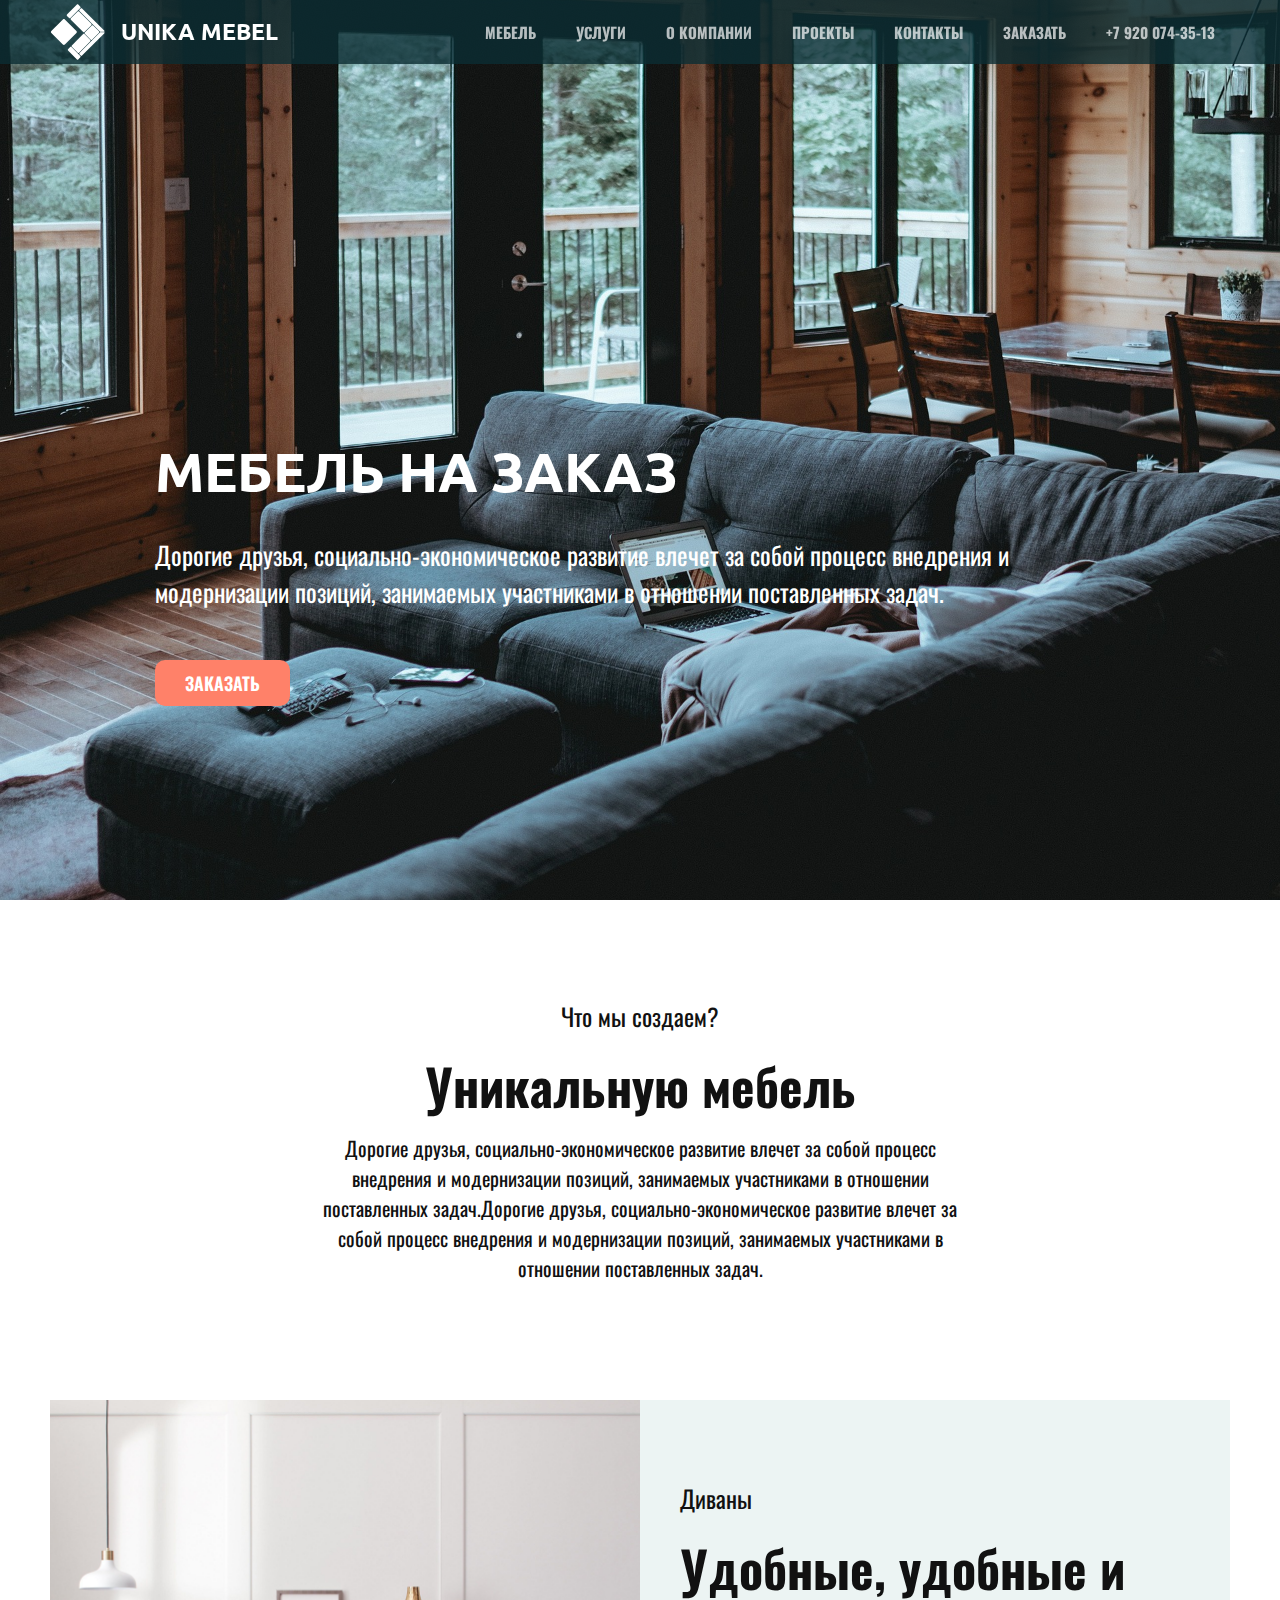
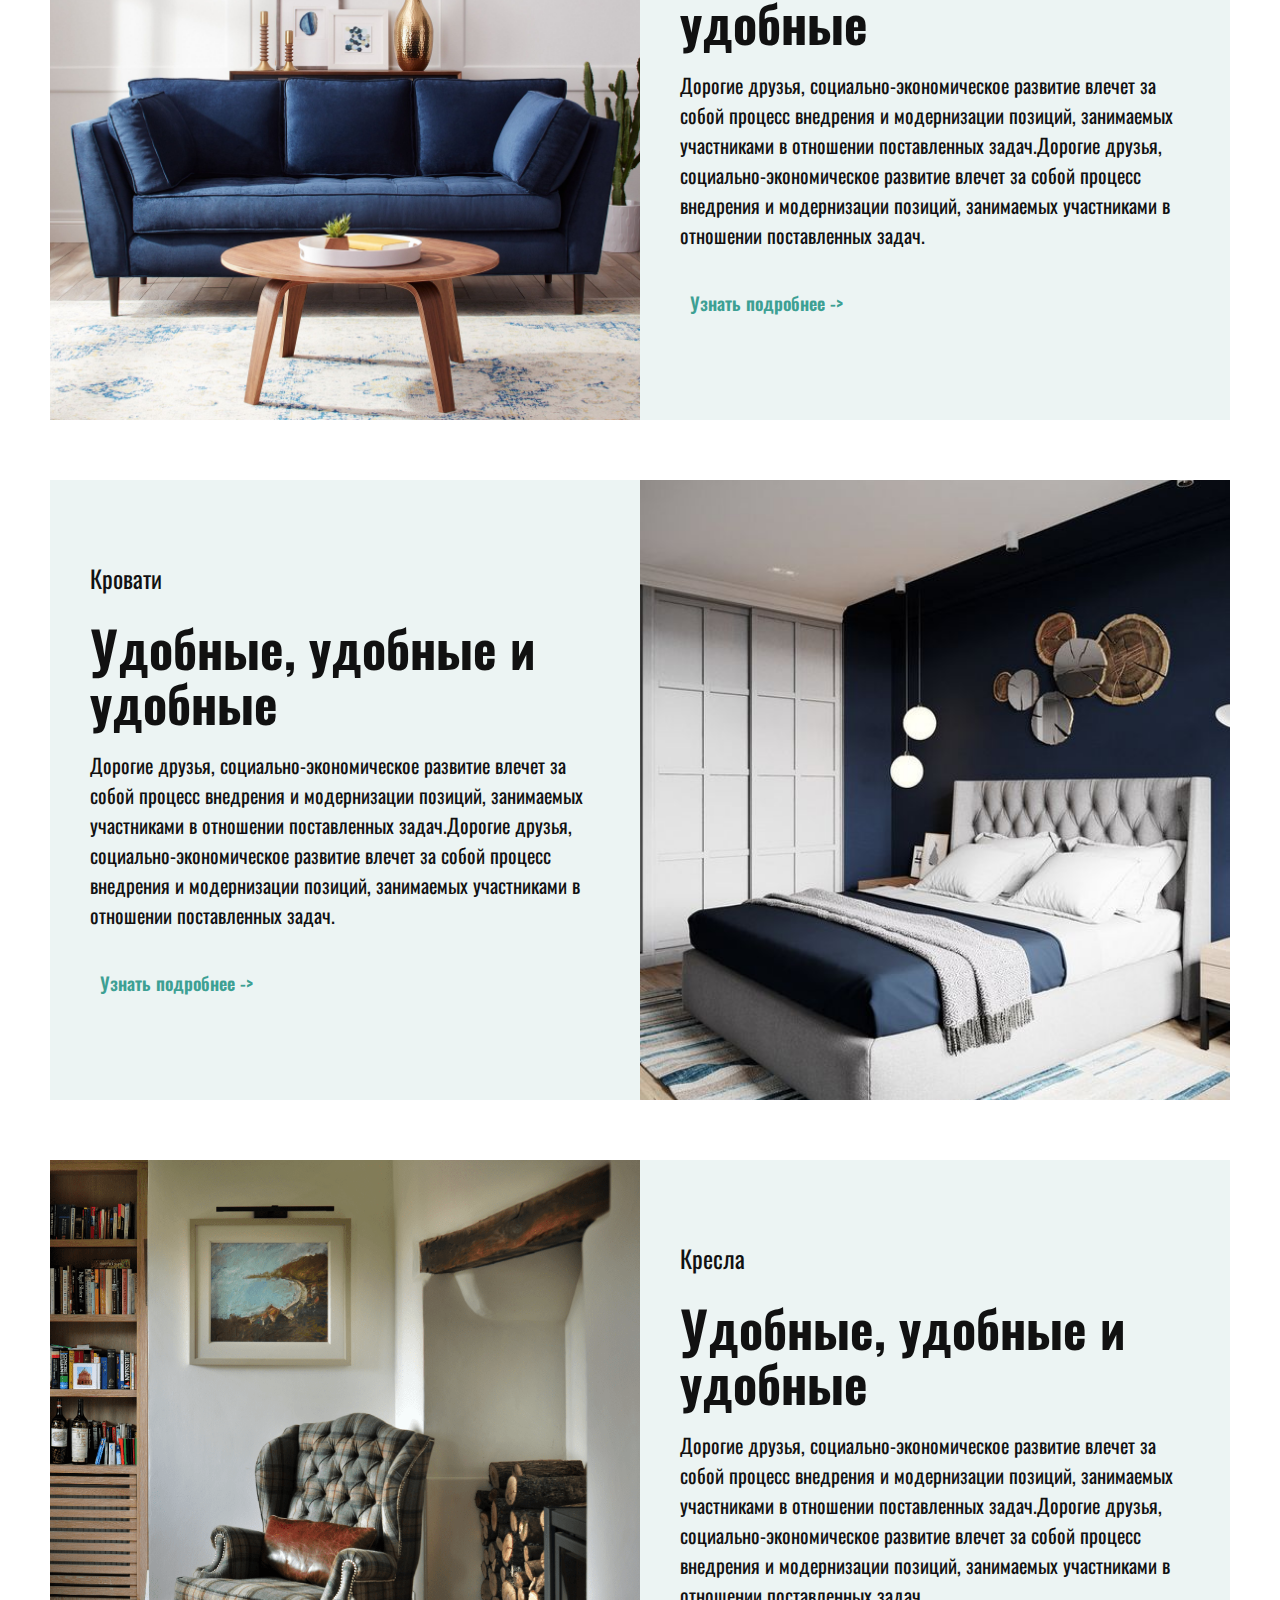
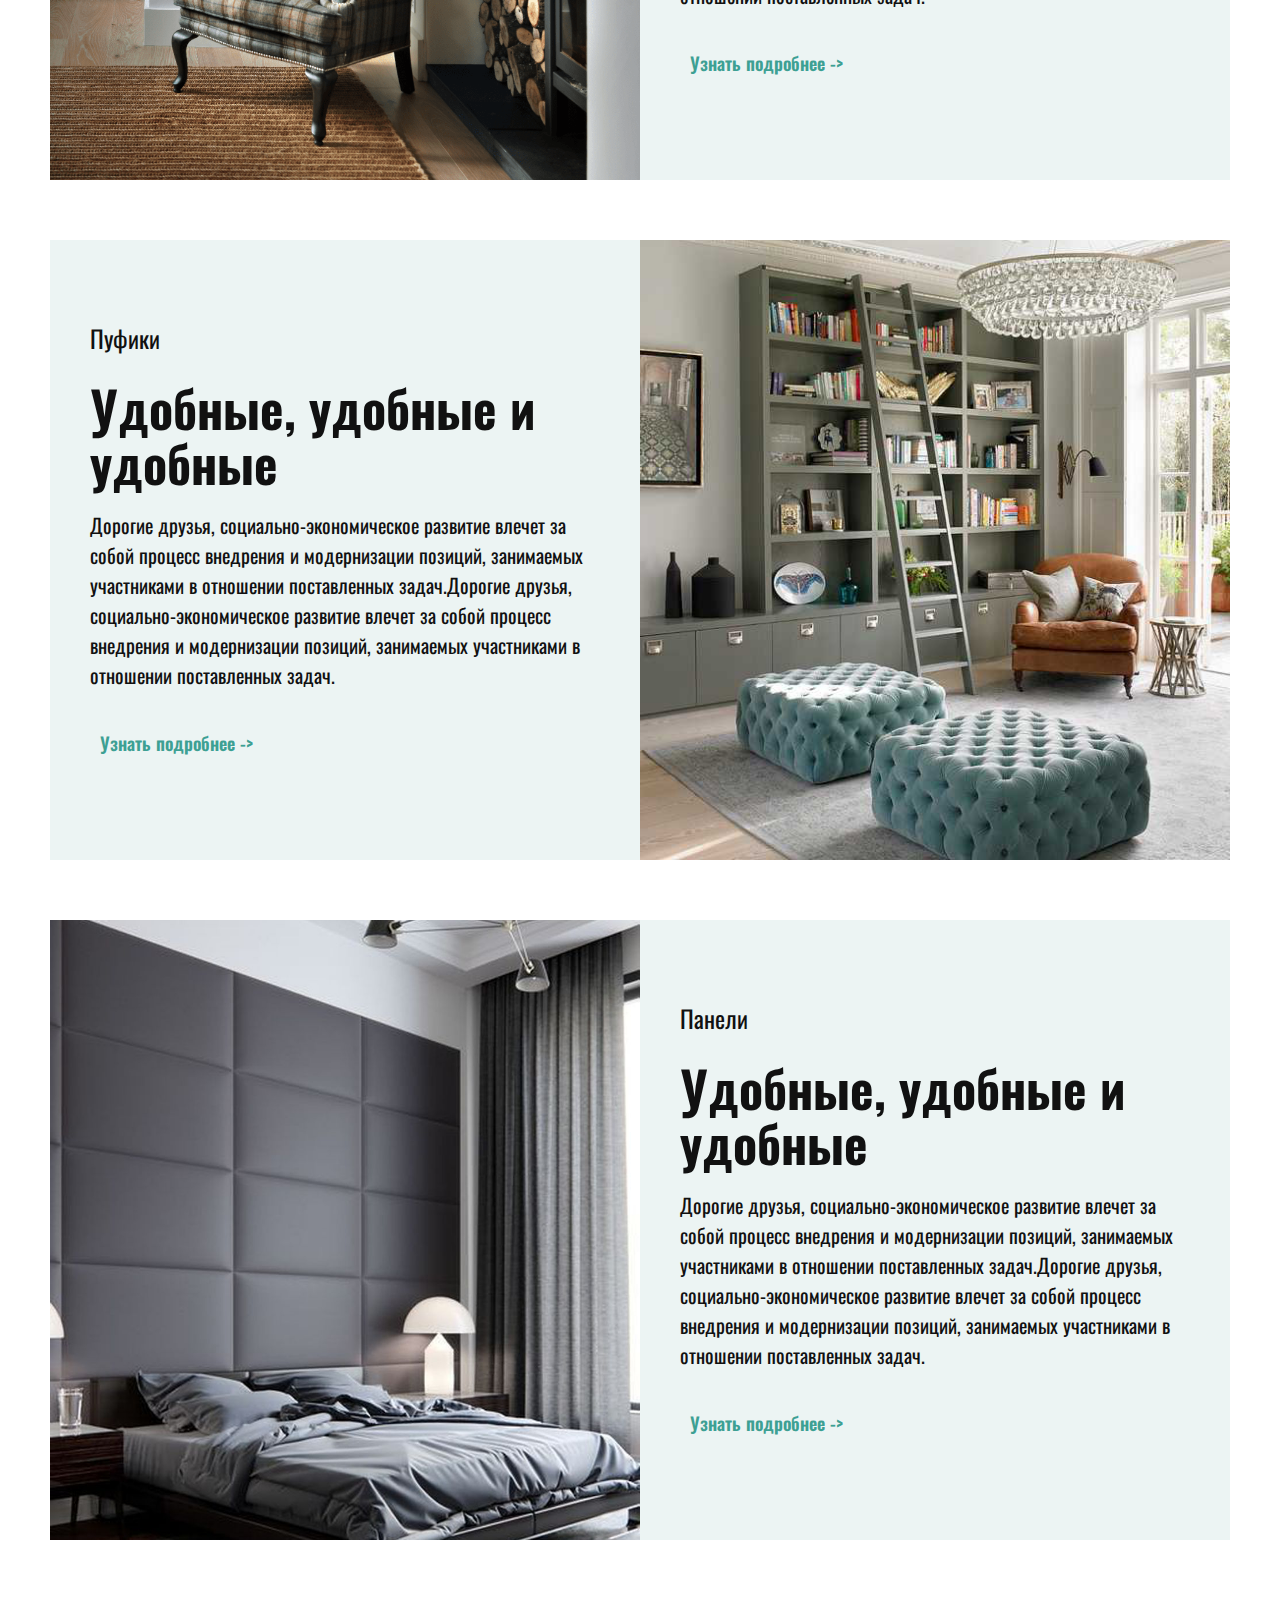
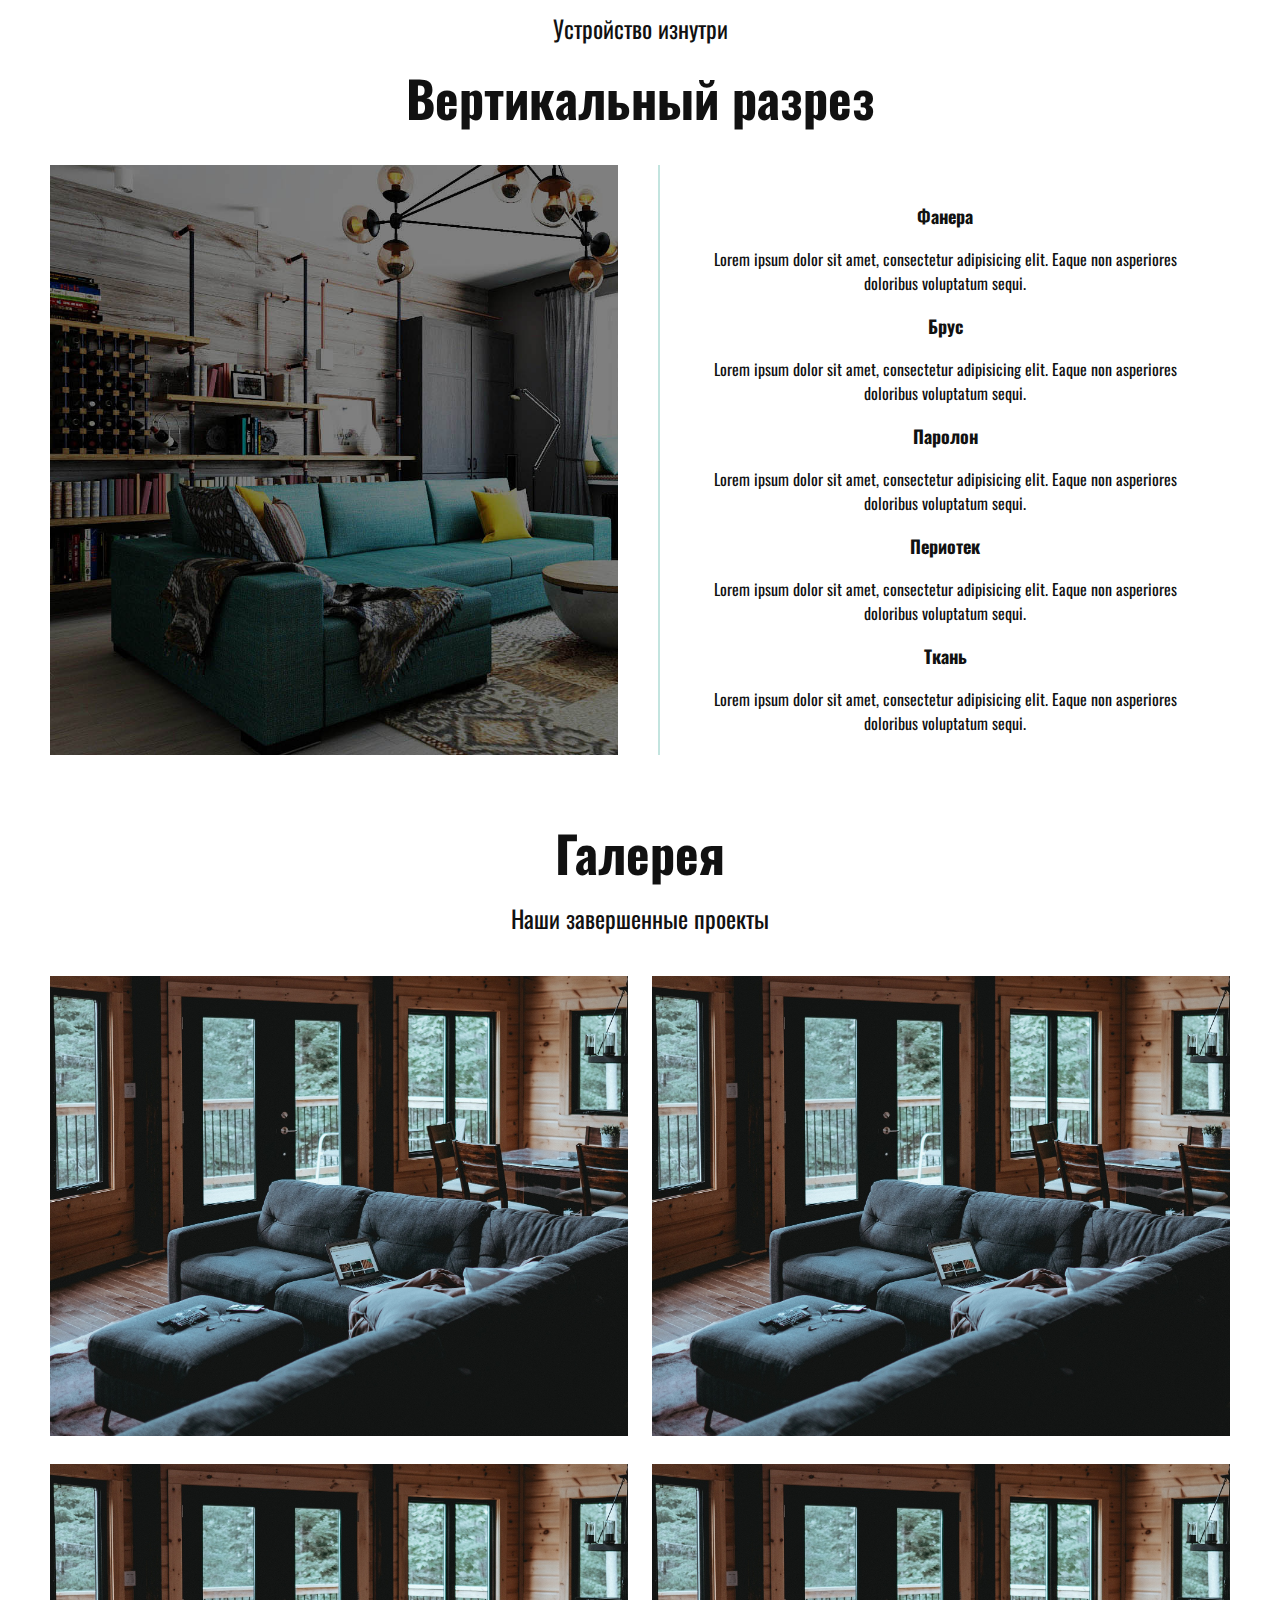
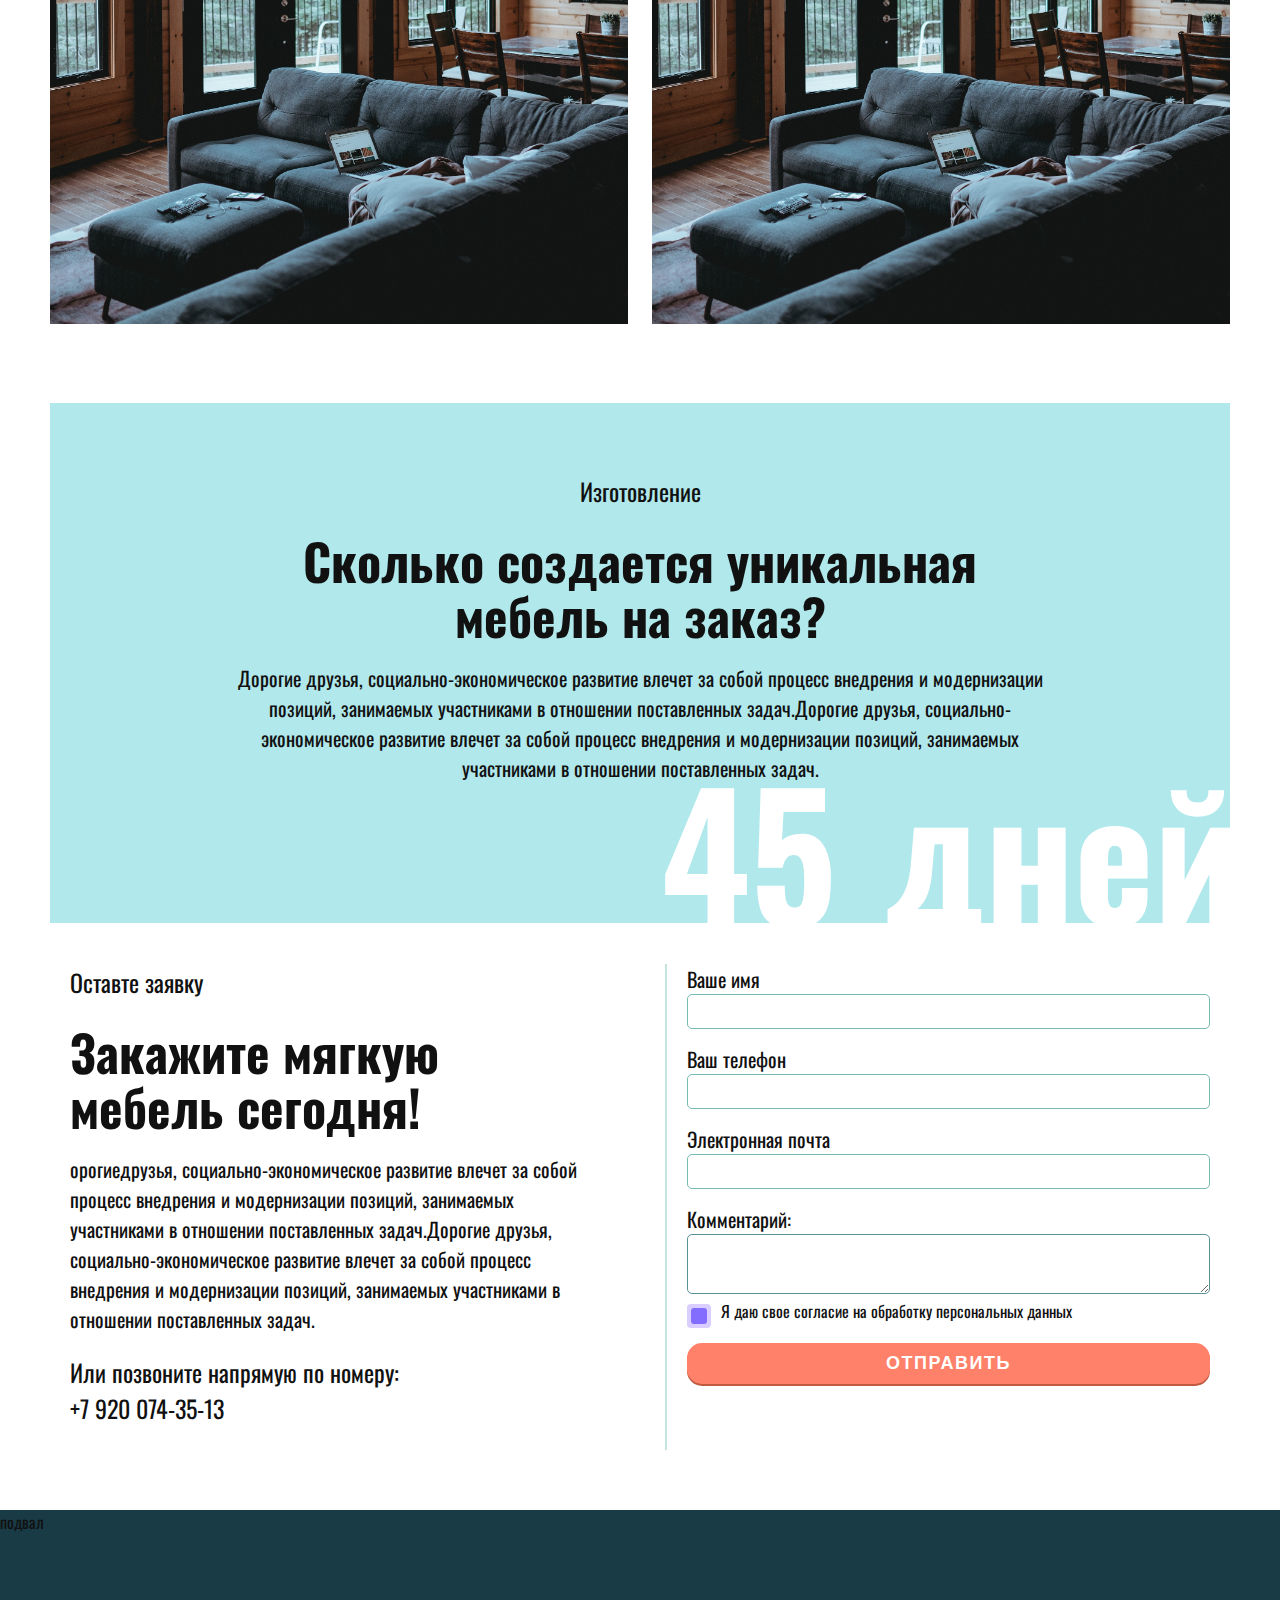
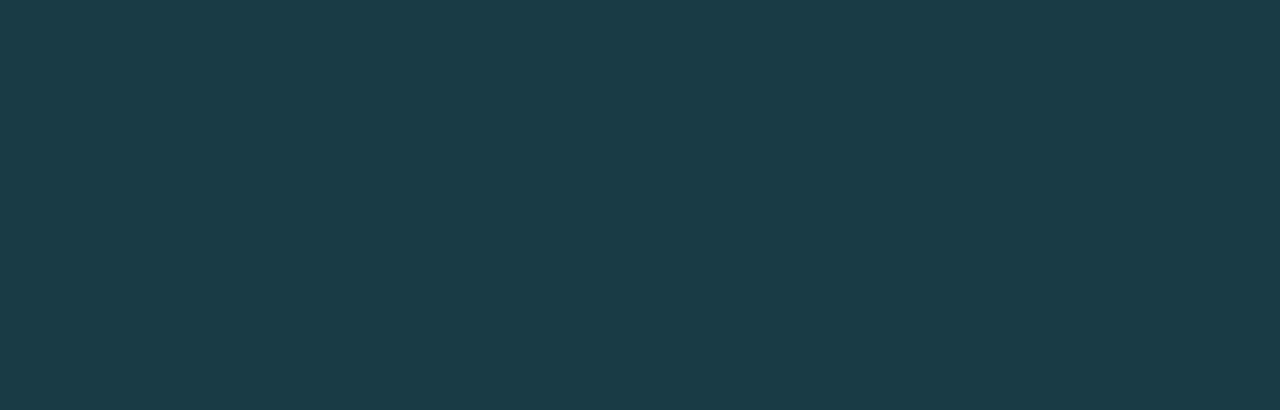
<file: index.html>
<!DOCTYPE html>
<html lang="ru">
<head>
	<meta charset="UTF-8">
	<link rel="shortcut icon" href="img/logoUnikaMebel.svg" type="image/x-icon">
	<link rel="stylesheet" href="css.css">
	<link href="https://fonts.googleapis.com/css2?family=Oswald:wght@200;300;400;600;700&family=Ubuntu:wght@400;700&display=swap" rel="stylesheet">
	<meta name="viewport" content="width=device-width, initial-scale=1.0">
	<title>Unika Mebel</title>
</head>

<body>

	<!--header
==========================-->
<header class="header">
	<div class="container">
		<div class="header_body">
			<div class="logname">
				<a class="header_logo" href="index.html"><img src="img/logoUnikaMebel_white.svg" alt=""></a>
				<h3 class="logo_name">UNIKA MEBEL</h3>
				
			</div>

			<div class="menu_burger">
				<span></span>
			</div>

			<nav class="nav">
				<a class="nav_link" href="index.html">мебель</a>
				<a class="nav_link" href="serviсes.html">услуги</a>
				<a class="nav_link" href="about.html">о компании</a>
				<a class="nav_link" href="gallery.html">проекты</a>
				<a class="nav_link" href="contact.html">контакты</a>
				<a class="nav_link" href="#sec_form" onclick="slowScroll('#sec_form')">заказать</a>
				<a class="nav_link" href="tel:+79200743513">+7 920 074-35-13</a>
			</nav>
		</div>

	</div>
</header>
			
	
<!--intro
==========================-->
	<div class="intro">
		<div class="container">
			<div class="intro_inner">
				<h1 class="intro_h1">мебель на заказ</h1>
				<p class="intro_p">Дорогие друзья, социально-экономическое развитие влечет за собой процесс внедрения и модернизации позиций,
				 занимаемых участниками в отношении поставленных задач.</p> 
				<a class="btn" href="#sec_form" onclick="slowScroll('#sec_form')">заказать</a> 
			</div>		
		</div>
	</div>

<!--work
==========================-->
	<div class="work">
		<div class="container">
	
			<div class="work_inner">
				<p class="text_p">Что мы создаем?</p>
				<h2 class="text_h">Уникальную мебель</h2>
				<p class="text_p2">Дорогие друзья, социально-экономическое развитие влечет за собой процесс внедрения и модернизации позиций,
				 занимаемых участниками в отношении поставленных задач.Дорогие друзья, социально-экономическое развитие влечет за собой процесс
				 внедрения и модернизации позиций, занимаемых участниками в отношении поставленных задач.</p>
			</div>
		</div>
	</div>

<!--mebel-container
==========================-->
<div class="container">
	<div class="mebel_list">
			
		<div class="mebel">
			<div class="divan">
				<div class="mebel_img">
					<img src="img/hero/5b8ee4c11ea96d645742bd3e26c85546.jpg" alt="">
				</div>
				<div class="mebel_text">
					<p class="text_p">Диваны</p>
					<h2 class="text_h">Удобные, удобные и удобные</h2>
					<p class="text_p2">Дорогие друзья, социально-экономическое развитие влечет за собой процесс внедрения и модернизации позиций,
					 занимаемых участниками в отношении поставленных задач.Дорогие друзья, социально-экономическое развитие влечет за собой процесс
					 внедрения и модернизации позиций, занимаемых участниками в отношении поставленных задач.</p>
					 <a href="sofa.html" class="mebel_a_podrobnee">Узнать подробнее -> </a>
				</div>
			</div>
		</div>

		<div class="mebel">
			<div class="krovat">
				<div class="mebel_text">
					<p class="text_p">Кровати</p>
					<h2 class="text_h">Удобные, удобные и удобные</h2>
					<p class="text_p2">Дорогие друзья, социально-экономическое развитие влечет за собой процесс внедрения и модернизации позиций,
					 занимаемых участниками в отношении поставленных задач.Дорогие друзья, социально-экономическое развитие влечет за собой процесс
					 внедрения и модернизации позиций, занимаемых участниками в отношении поставленных задач.</p>
					 <a href="bedroom.html" class="mebel_a_podrobnee">Узнать подробнее -> </a>
				</div>
				<div class="mebel_img">
					<img src="img/hero/421c0ada68e4b73290845f9229f38a85.jpg" alt="">
				</div>
			</div>
		</div>
			
		<div class="mebel">
			<div class="kreslo">
				<div class="mebel_img">
					<img src="img/hero/Angliyskoe-kreslo-v-interere-1.png" alt="">
				</div>
				<div class="mebel_text">
					<p class="text_p">Кресла</p>
					<h2 class="text_h">Удобные, удобные и удобные</h2>
					<p class="text_p2">Дорогие друзья, социально-экономическое развитие влечет за собой процесс внедрения и модернизации позиций,
					 занимаемых участниками в отношении поставленных задач.Дорогие друзья, социально-экономическое развитие влечет за собой процесс
					 внедрения и модернизации позиций, занимаемых участниками в отношении поставленных задач.</p>
					 <a href="armchair.html" class="mebel_a_podrobnee">Узнать подробнее -> </a>
				</div>
			</div>
		</div>

		<div class="mebel">
			<div class="puf">
				<div class="mebel_text">
					<p class="text_p">Пуфики</p>
					<h2 class="text_h">Удобные, удобные и удобные</h2>
					<p class="text_p2">Дорогие друзья, социально-экономическое развитие влечет за собой процесс внедрения и модернизации позиций,
					 занимаемых участниками в отношении поставленных задач.Дорогие друзья, социально-экономическое развитие влечет за собой процесс
					 внедрения и модернизации позиций, занимаемых участниками в отношении поставленных задач.</p>
					 <a href="pouf.html" class="mebel_a_podrobnee">Узнать подробнее -> </a>
				</div>
				<div class="mebel_img">
					<img src="img/hero/vdohnovlyauwaya-rezidenciya-v-londone-2.jpg" alt="">
				</div>
			</div>
		</div>

		<div class="mebel">
			<div class="paneli">
				<div class="mebel_img">
					<img src="img/hero/Lovely-Contemporary-Bedroom-Designs-For-Your-New-Home41.jpg" alt="">
				</div>
				<div class="mebel_text">
					<p class="text_p">Панели</p>
					<h2 class="text_h">Удобные, удобные и удобные</h2>
					<p class="text_p2">Дорогие друзья, социально-экономическое развитие влечет за собой процесс внедрения и модернизации позиций,
					 занимаемых участниками в отношении поставленных задач.Дорогие друзья, социально-экономическое развитие влечет за собой процесс
					 внедрения и модернизации позиций, занимаемых участниками в отношении поставленных задач.</p>
					 <a href="panels.html" class="mebel_a_podrobnee">Узнать подробнее -> </a>
				</div>
			</div>
		</div>

	</div>
</div>

<!--srez
==========================-->
<div class="container">
	<div class="srez_hed">
		
		<p class="text_p">Устройство изнутри</p>
		<h2 class="text_h">Вертикальный разрез</h2>
	</div>

	<div class="srez">
		
		<div class="srez_img">
			<img src="img/hero1.jpg" alt="">
		</div>

		<div class="srez_text">

				<h3>Фанера</h3>
				<p class="srez_p">Lorem ipsum dolor sit amet, consectetur adipisicing elit. Eaque non asperiores doloribus voluptatum sequi. </p>

				<h3>Брус</h3>
				<p class="srez_p">Lorem ipsum dolor sit amet, consectetur adipisicing elit. Eaque non asperiores doloribus voluptatum sequi. </p>

				<h3>Паролон</h3>
				<p class="srez_p">Lorem ipsum dolor sit amet, consectetur adipisicing elit. Eaque non asperiores doloribus voluptatum sequi. </p>

				<h3>Периотек</h3>
				<p class="srez_p">Lorem ipsum dolor sit amet, consectetur adipisicing elit. Eaque non asperiores doloribus voluptatum sequi. </p>

				<h3>Ткань</h3>
				<p class="srez_p">Lorem ipsum dolor sit amet, consectetur adipisicing elit. Eaque non asperiores doloribus voluptatum sequi. </p>
		</div>

	</div>
</div>

<!--galery
==========================-->
<div class="container">

		<div class="galery_hed">
			<h2 class="text_h">Галерея</h2>
			<p class="text_p">Наши завершенные проекты</p>
		</div>

		<div class="galery">

		<div class="galery_a">
				<h2>Мебель в гостинную</h2>
			<a  href="gallery.html">
				<img src="img/hero/3.jpg" alt="">
			</a>
		</div>


			<a class="galery_a" href="gallery.html">
				<img src="img/hero/3.jpg" alt="">
			</a>

			<a class="galery_a" href="gallery.html">
				<img src="img/hero/3.jpg" alt="">
			</a>

			<a class="galery_a" href="gallery.html">
				<img src="img/hero/3.jpg" alt="">
			</a>

			

		</div>

</div>

<!--way
==========================-->
<div>
	<div></div>
	<div></div>
	<div></div>
	<div></div>
	<div></div>
</div>

<!--time-dev
==========================-->
<div class="time">
	<div class="container" >

		<div class="time_dev">

			<div class="time_text">
				<p class="text_p">Изготовление</p>
				<h2 class="text_h">Сколько создается уникальная мебель на заказ?</h2>
				<p class="text_p2">Дорогие друзья, социально-экономическое развитие влечет за собой процесс внедрения и модернизации позиций,
			 	занимаемых участниками в отношении поставленных задач.Дорогие друзья, социально-экономическое развитие влечет за собой процесс
			 	внедрения и модернизации позиций, занимаемых участниками в отношении поставленных задач.</p>
			</div>

		</div>
			<h4 class="time45">45 дней</h4>

	</div>
</div>
<!--forma
==========================-->
<div class="forma" id="sec_form">
	<div class="container">

		<div class="forma_box" >

			<div class="forma_text">
				<p class="text_p">Оставте заявку</p>
					<h2 class="text_h">Закажите мягкую мебель сегодня!</h2>
					<p class="text_p2">	
						орогиедрузья, социально-экономическое развитие влечет за собой процесс внедрения и модернизации позиций,
						занимаемых участниками в отношении поставленных задач.Дорогие друзья, социально-экономическое развитие влечет за собой процесс
					 внедрения и модернизации позиций, занимаемых участниками в отношении поставленных задач.</p>
					<p class="text_p">Или позвоните напрямую по номеру: <br> +7 920 074-35-13</p>
			</div>


			<div class="forma_form">
				<form action="#" id="form" class="form_body"  method="post">
					
				
					<label class="form_label" for="formName">Ваше имя</label>
					<input class="form_input _req" id="formName" type="text" name="name">
				
				
					<label class="form_label" for="formPhone">Ваш телефон</label>
					<input class="form_input _req" id="formPhone" type="tel" name="phone">
			
				
					<label class="form_label" for="formMail">Электронная почта</label>
					<input class="form_input _req _email" id="formMail" type="text" name="mail">
				
					<label class="form_label" for="formComm">Комментарий:</label>
					<textarea class="form_comm" id="formComm" name="comm" cols="30" rows="3"></textarea>
				 	
					 <div class="checkbox">
						<input id="formAgr" class="checkbox_input _req" checked type="checkbox"  name="agr">
						<label for="formAgr" class="checkbox_label"><span>Я даю свое согласие на обработку персональных данных</span></label>
					 </div>
					 
					 <button type="submit" class="form_btn">Отправить</button>	

				</form>
			</div>

		</div>

	</div>
</div>
<!--footer
==========================-->
<footer class="footer">
	подвал
</footer>


<script src="https://code.jquery.com/jquery-3.4.1.slim.min.js"></script>
<script src="js/js.js"></script>
<script src="js/form.js"></script>

</body>

</html>
</file>
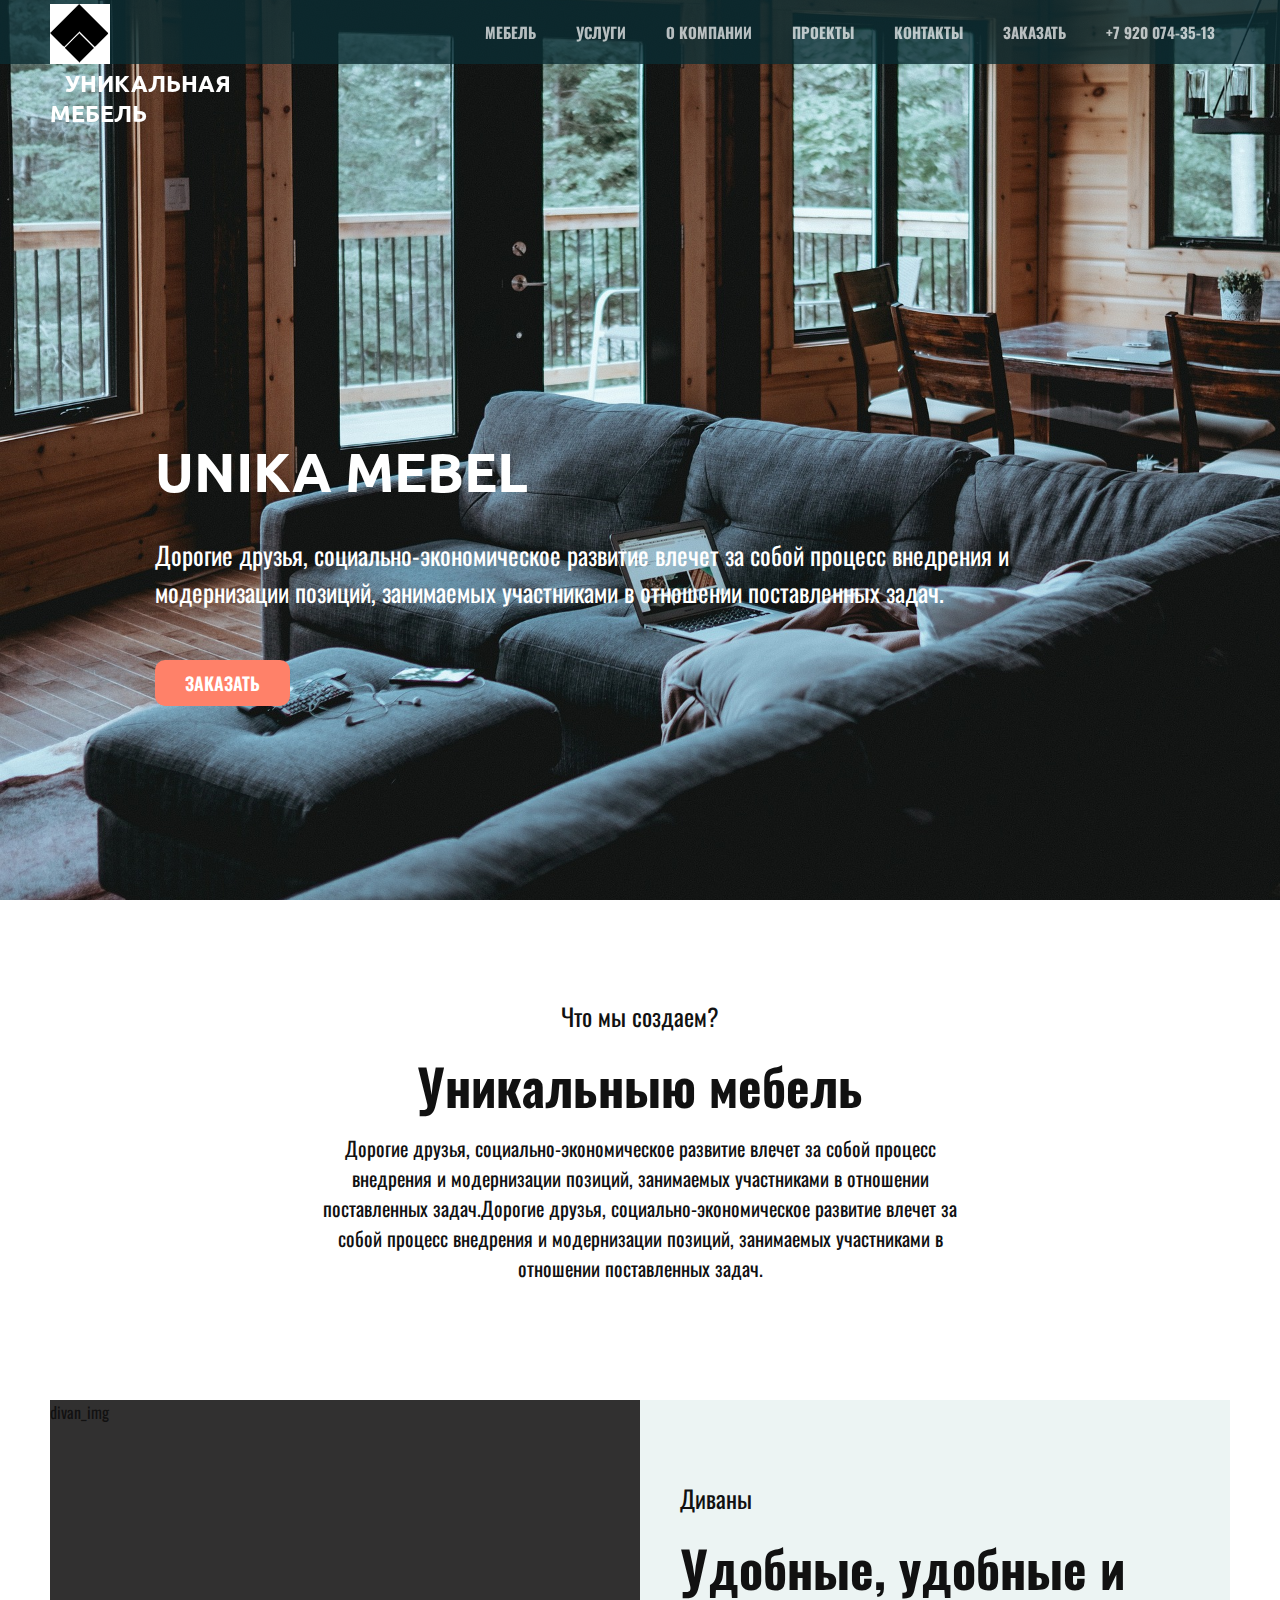
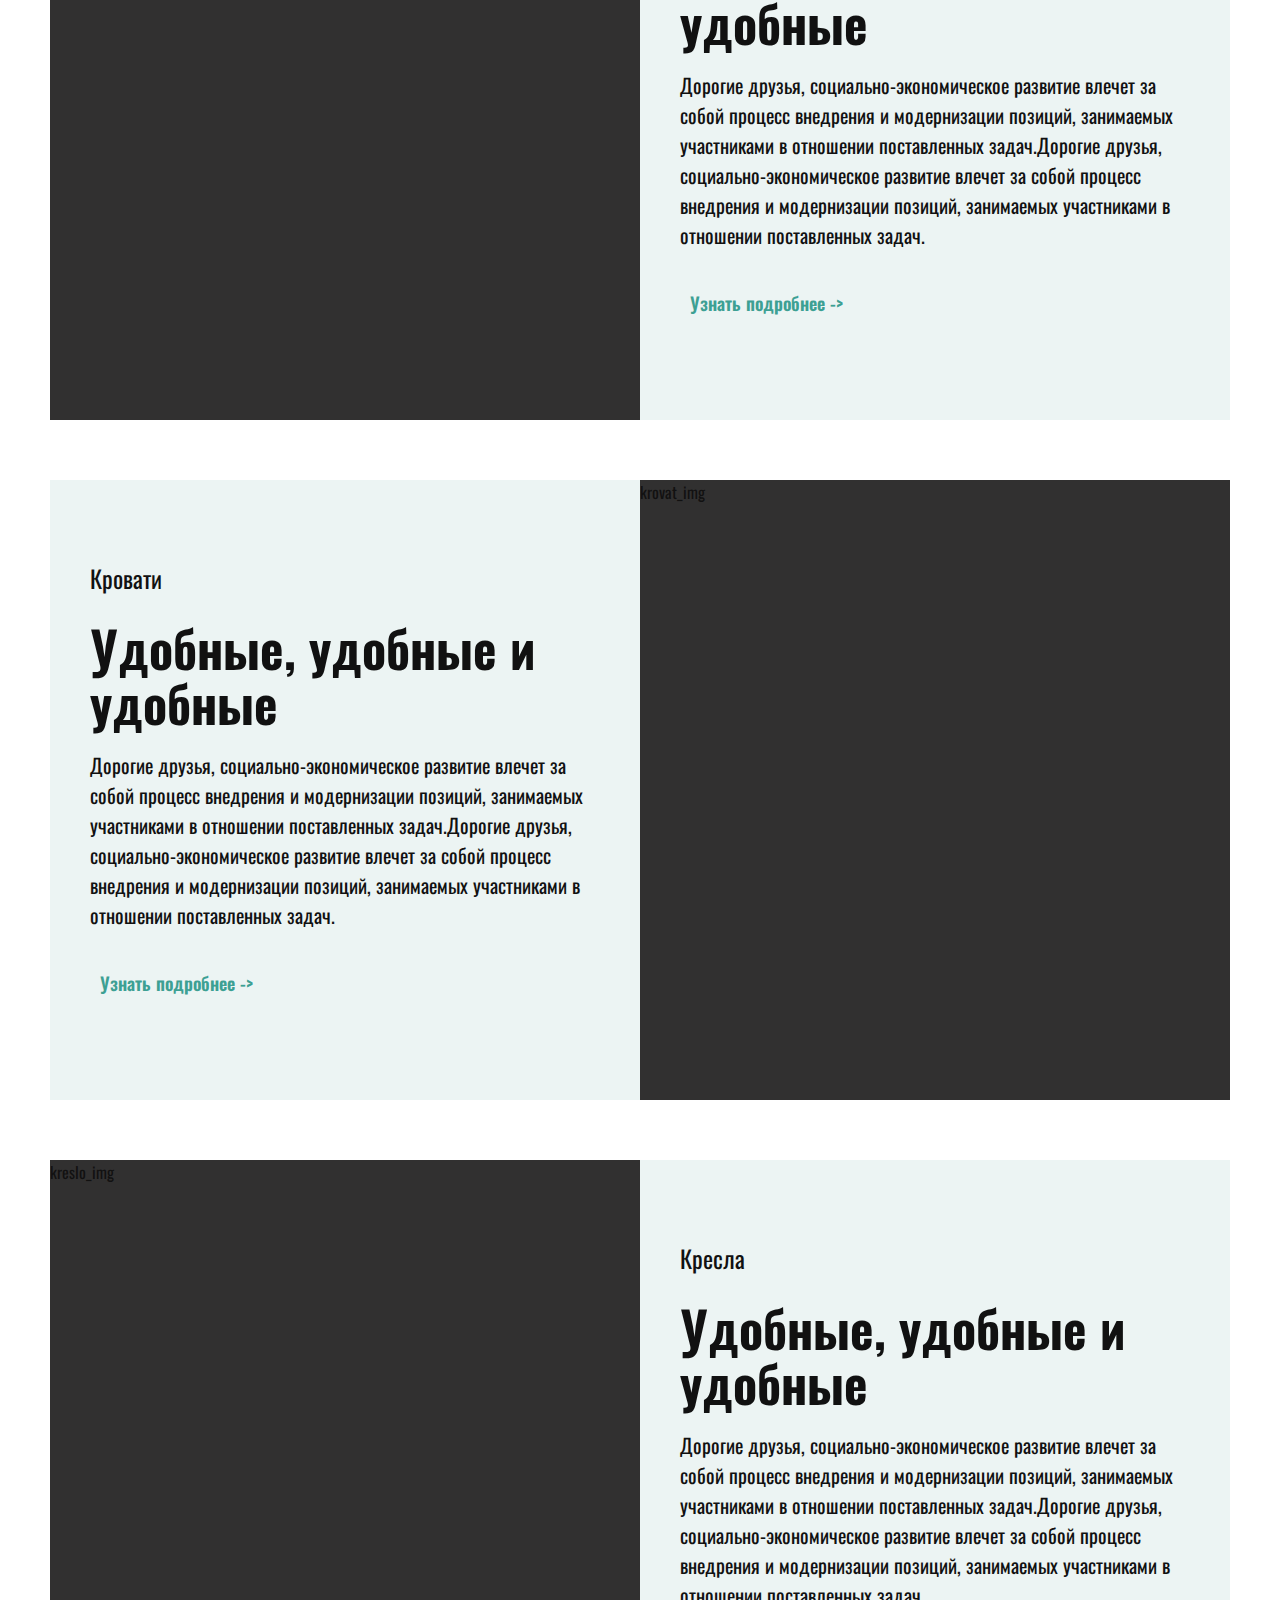
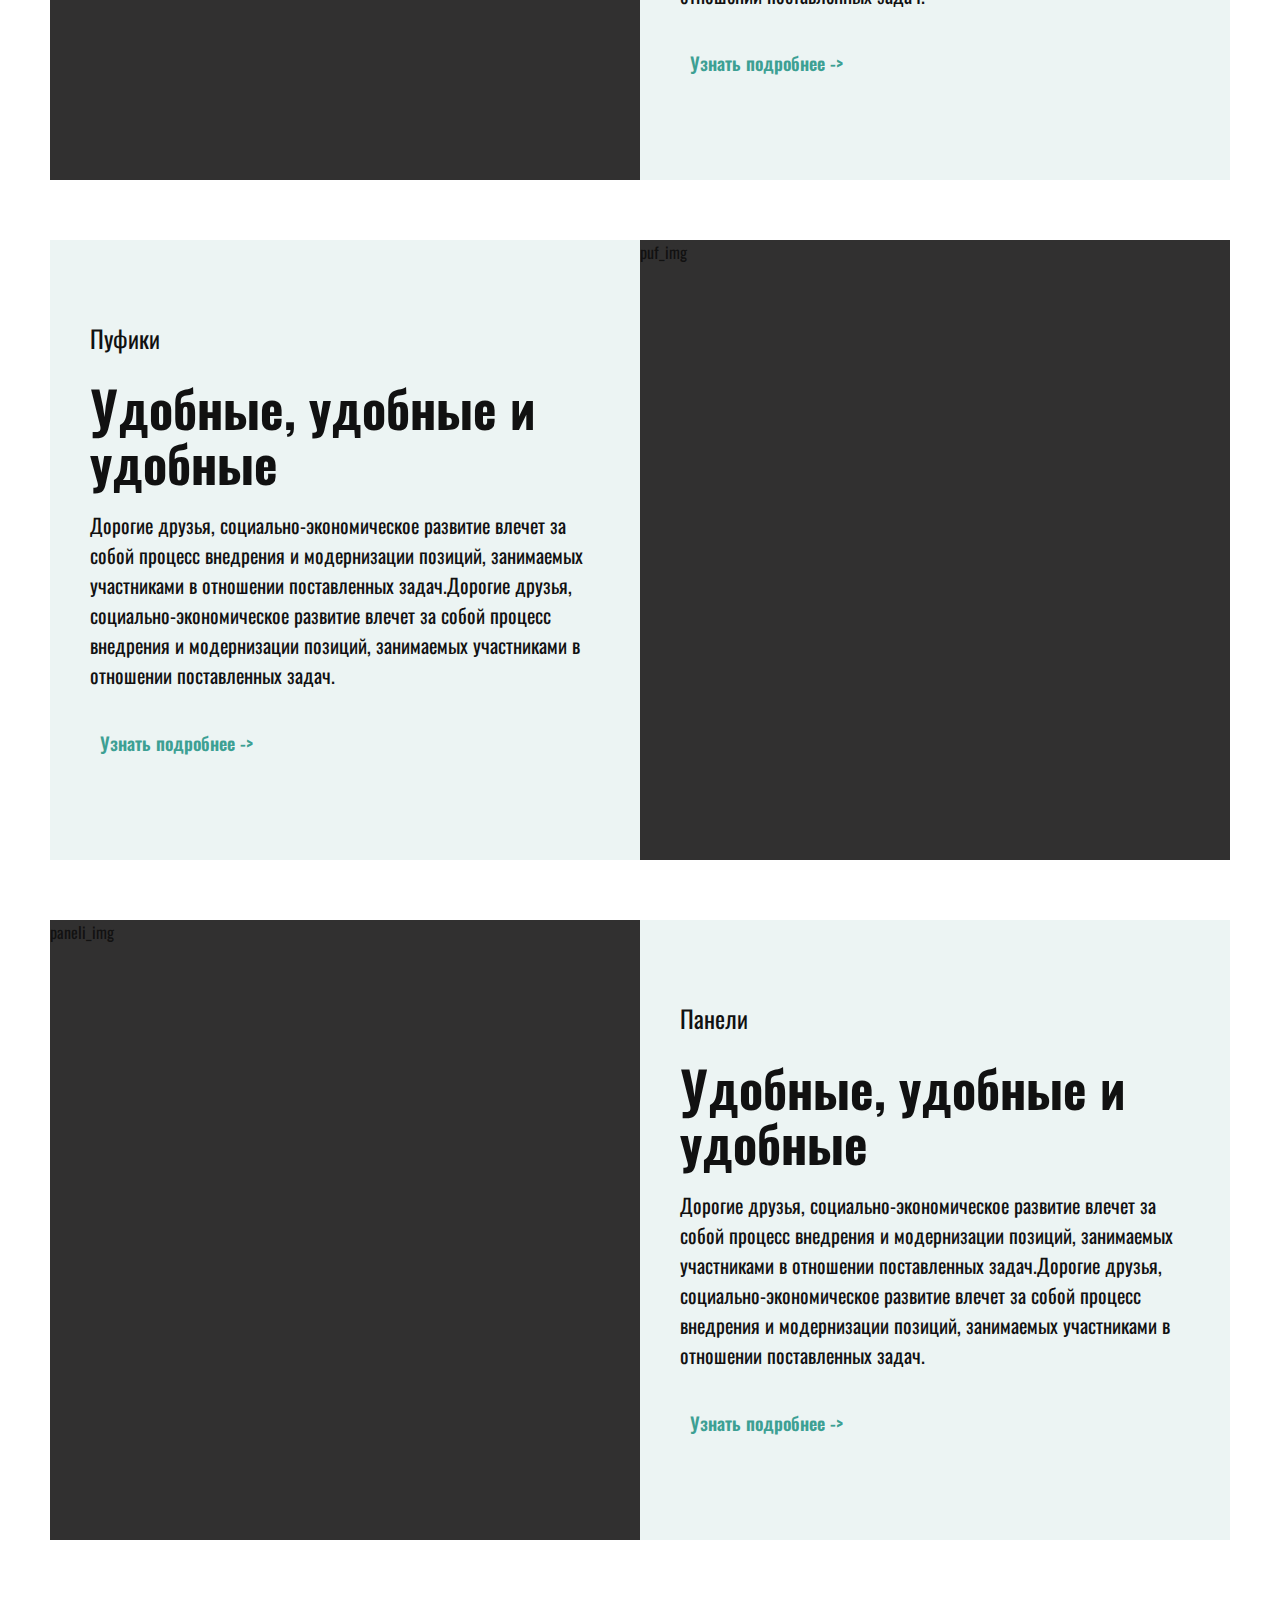
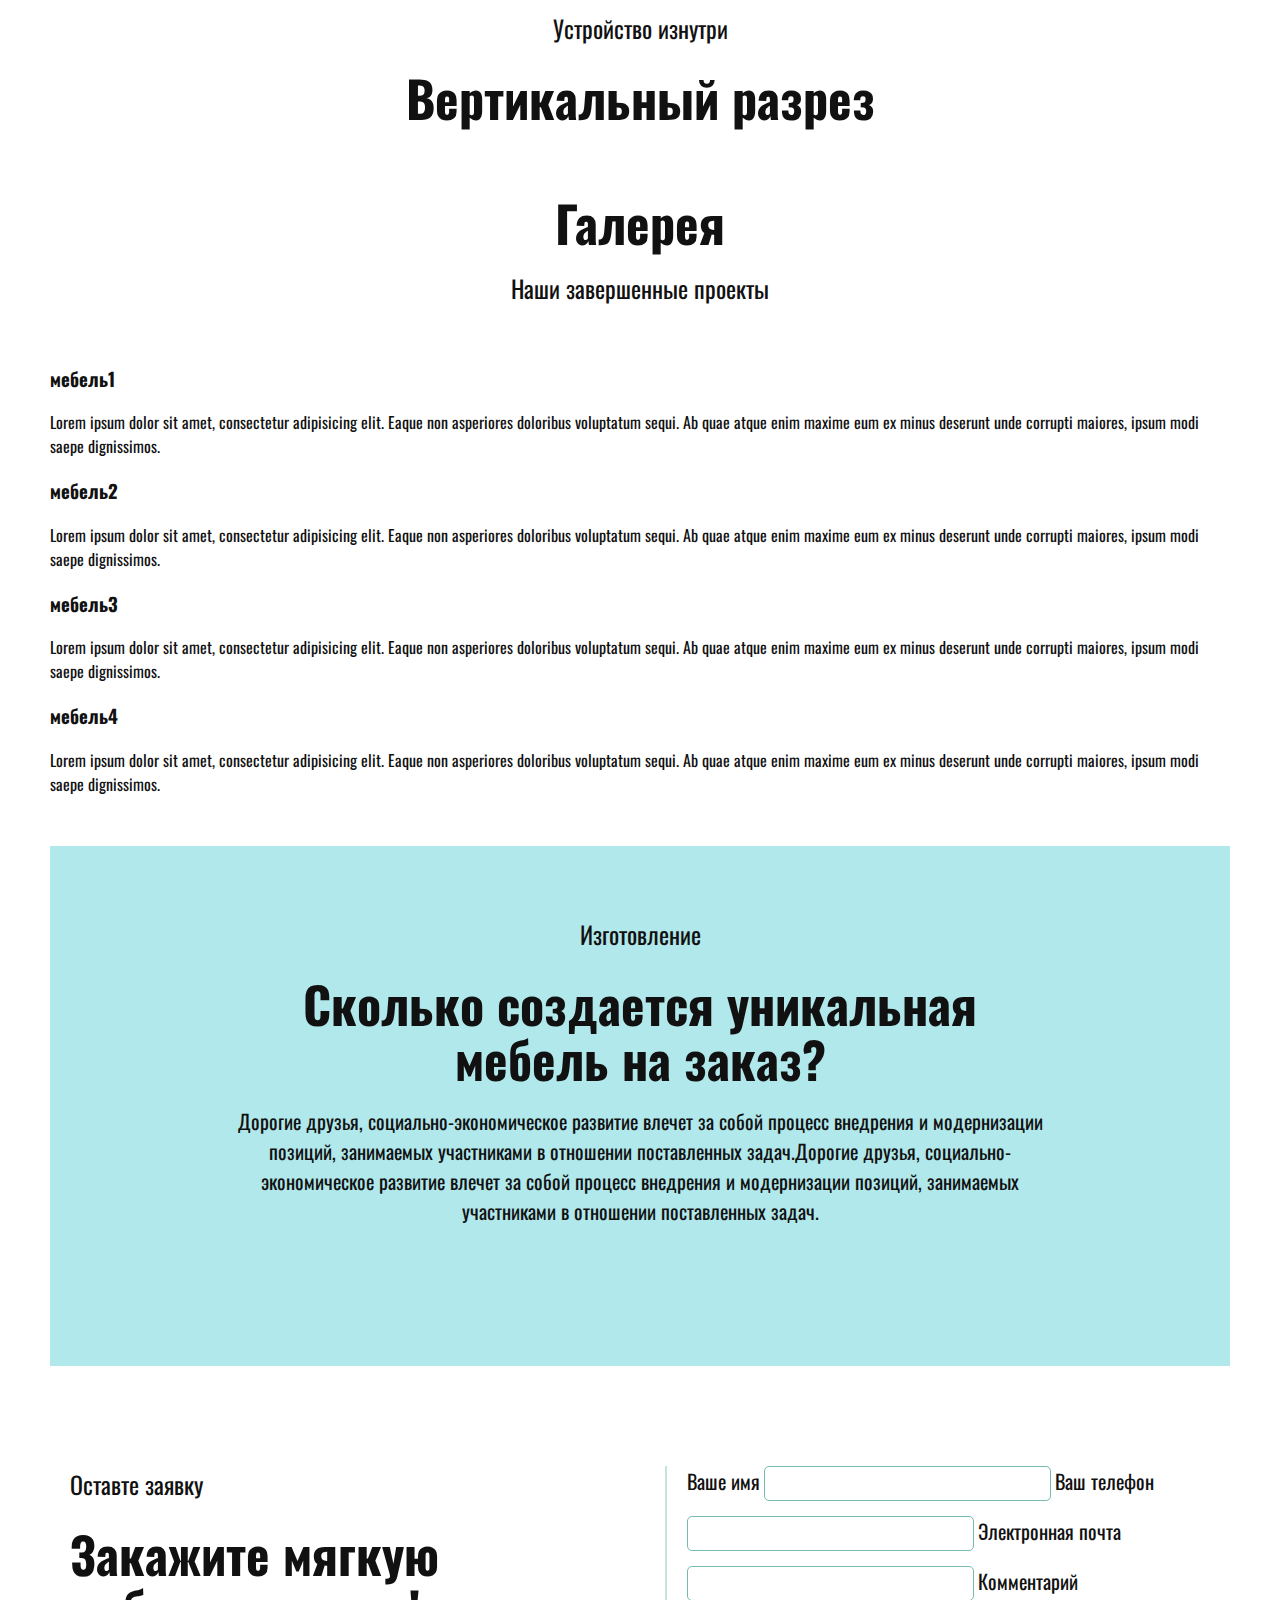
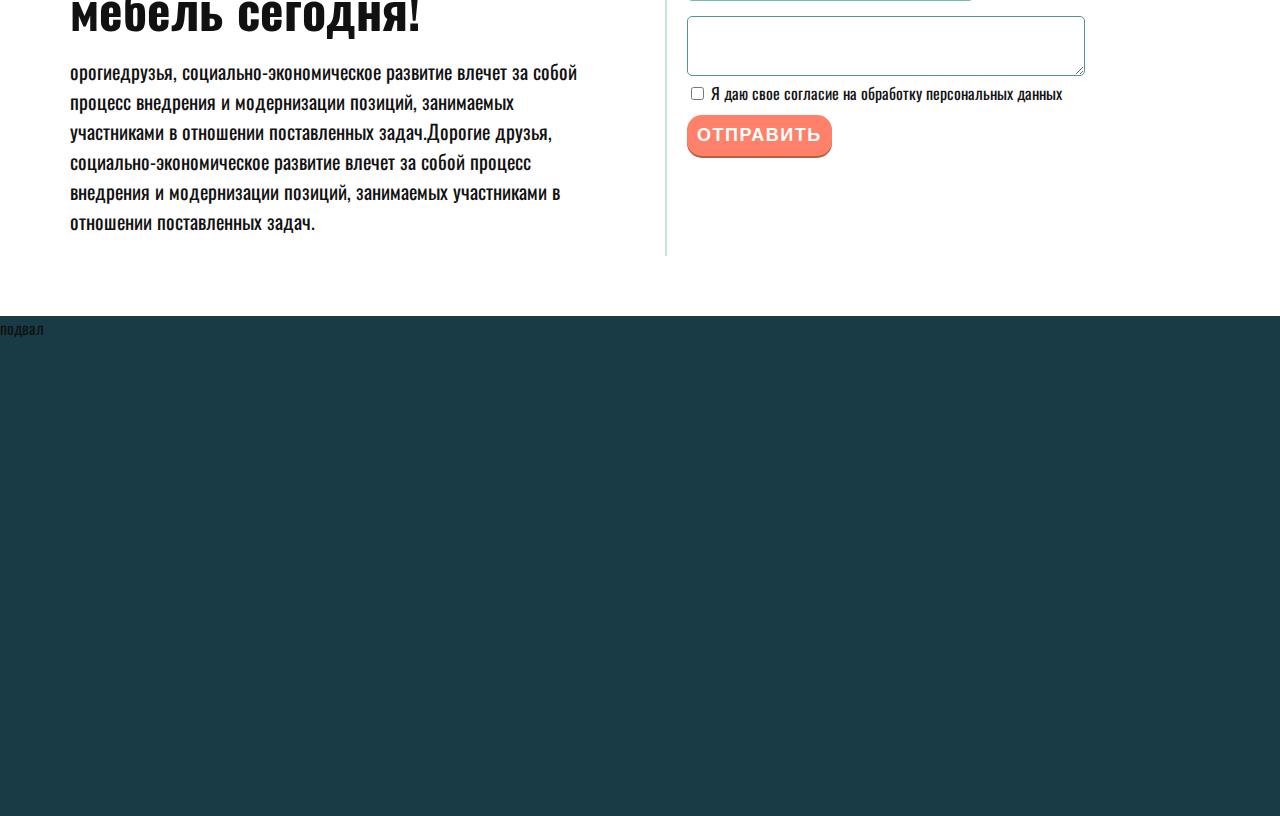
<file: about.html>
<!DOCTYPE html>
<html lang="ru">
<head>
	<meta charset="UTF-8">
	<link rel="stylesheet" href="css.css">
	<link href="https://fonts.googleapis.com/css2?family=Oswald:wght@200;300;400;600;700&family=Ubuntu:wght@400;700&display=swap" rel="stylesheet">
	<meta name="viewport" content="width=device-width, initial-scale=1.0">
	<title>новый №3</title>

</head>

<body>

	<!--header
==========================-->
<header class="header">
	<div class="container">
		<div class="header_body">
			<a class="header_logo" href="index.html">
				<img src="img/logo.png" alt="">
				<h class="logo_name">Уникальная мебель</h>
			</a>

			<div class="menu_burger">
				<span></span>
			</div>

			<nav class="nav">
				<a class="nav_link" href="index.html">мебель</a>
				<a class="nav_link" href="serviсes.html">услуги</a>
				<a class="nav_link" href="about.html">о компании</a>
				<a class="nav_link" href="gallery.html">проекты</a>
				<a class="nav_link" href="contact.html">контакты</a>
				<a class="nav_link" href="#">заказать</a>
				<a class="nav_link" href="tel:+79200743513">+7 920 074-35-13</a>
			</nav>
		</div>

	</div>
</header>
	
<!--intro
==========================-->
	<div class="intro">
		<div class="container">

			<div class="intro_inner">
				<h1 class="intro_h1">Unika mebel</h1>
				<p class="intro_p">Дорогие друзья, социально-экономическое развитие влечет за собой процесс внедрения и модернизации позиций,
				 занимаемых участниками в отношении поставленных задач.</p>
				<button class="btn" type="button"> заказать </button>
			</div>		
		</div>
	</div>

<!--work
==========================-->
<div class="work">
	<div class="container">

		<div class="work_inner">
			<p class="text_p">Что мы создаем?</p>
			<h2 class="text_h">Уникальныю мебель</h2>
			<p class="text_p2">Дорогие друзья, социально-экономическое развитие влечет за собой процесс внедрения и модернизации позиций,
			 занимаемых участниками в отношении поставленных задач.Дорогие друзья, социально-экономическое развитие влечет за собой процесс
			 внедрения и модернизации позиций, занимаемых участниками в отношении поставленных задач.</p>
		</div>
	</div>
</div>

<!--mebel-container
==========================-->
<div class="mebel_list">
	<div class="container">
			
		<div class="mebel">
			<div class="divan">
				<div class="mebel_img">divan_img</div>
				<div class="mebel_text">
					<p class="text_p">Диваны</p>
					<h2 class="text_h">Удобные, удобные и удобные</h2>
					<p class="text_p2">Дорогие друзья, социально-экономическое развитие влечет за собой процесс внедрения и модернизации позиций,
					 занимаемых участниками в отношении поставленных задач.Дорогие друзья, социально-экономическое развитие влечет за собой процесс
					 внедрения и модернизации позиций, занимаемых участниками в отношении поставленных задач.</p>
					 <a href="#" class="mebel_a_podrobnee">Узнать подробнее -> </a>
				</div>
			</div>
		</div>

		<div class="mebel">
			<div class="krovat">
				<div class="mebel_text">
					<p class="text_p">Кровати</p>
					<h2 class="text_h">Удобные, удобные и удобные</h2>
					<p class="text_p2">Дорогие друзья, социально-экономическое развитие влечет за собой процесс внедрения и модернизации позиций,
					 занимаемых участниками в отношении поставленных задач.Дорогие друзья, социально-экономическое развитие влечет за собой процесс
					 внедрения и модернизации позиций, занимаемых участниками в отношении поставленных задач.</p>
					 <a href="#" class="mebel_a_podrobnee">Узнать подробнее -> </a>
				</div>
				<div class="mebel_img">krovat_img</div>
			</div>
		</div>
			
		<div class="mebel">
			<div class="kreslo">
				<div class="mebel_img">kreslo_img</div>
				<div class="mebel_text">
					<p class="text_p">Кресла</p>
					<h2 class="text_h">Удобные, удобные и удобные</h2>
					<p class="text_p2">Дорогие друзья, социально-экономическое развитие влечет за собой процесс внедрения и модернизации позиций,
					 занимаемых участниками в отношении поставленных задач.Дорогие друзья, социально-экономическое развитие влечет за собой процесс
					 внедрения и модернизации позиций, занимаемых участниками в отношении поставленных задач.</p>
					 <a href="#" class="mebel_a_podrobnee">Узнать подробнее -> </a>
				</div>
			</div>
		</div>

		<div class="mebel">
			<div class="puf">
				<div class="mebel_text">
					<p class="text_p">Пуфики</p>
					<h2 class="text_h">Удобные, удобные и удобные</h2>
					<p class="text_p2">Дорогие друзья, социально-экономическое развитие влечет за собой процесс внедрения и модернизации позиций,
					 занимаемых участниками в отношении поставленных задач.Дорогие друзья, социально-экономическое развитие влечет за собой процесс
					 внедрения и модернизации позиций, занимаемых участниками в отношении поставленных задач.</p>
					 <a href="#" class="mebel_a_podrobnee">Узнать подробнее -> </a>
				</div>
				<div class="mebel_img">puf_img</div>
			</div>
		</div>

		<div class="mebel">
			<div class="paneli">
				<div class="mebel_img">paneli_img</div>
				<div class="mebel_text">
					<p class="text_p">Панели</p>
					<h2 class="text_h">Удобные, удобные и удобные</h2>
					<p class="text_p2">Дорогие друзья, социально-экономическое развитие влечет за собой процесс внедрения и модернизации позиций,
					 занимаемых участниками в отношении поставленных задач.Дорогие друзья, социально-экономическое развитие влечет за собой процесс
					 внедрения и модернизации позиций, занимаемых участниками в отношении поставленных задач.</p>
					 <a href="#" class="mebel_a_podrobnee">Узнать подробнее -> </a>
				</div>
			</div>
		</div>

	</div>
</div>

<!--srez
==========================-->
<div class="container">
	<div class="srez_hed">
		
		<p class="text_p">Устройство изнутри</p>
		<h2 class="text_h">Вертикальный разрез</h2>
	</div>

	<!--<div class="srez">
		<div class="srez_img">srez_img</div>

		<div class="srez_text">

			<div>
				<h3>Деталь 1</h3>
				<p class="srez_p">Lorem ipsum dolor sit amet, consectetur adipisicing elit. Eaque non asperiores doloribus voluptatum sequi. </p>

				<h3>Деталь 2</h3>
				<p class="srez_p">Lorem ipsum dolor sit amet, consectetur adipisicing elit. Eaque non asperiores doloribus voluptatum sequi. </p>

				<h3>Деталь 3</h3>
				<p class="srez_p">Lorem ipsum dolor sit amet, consectetur adipisicing elit. Eaque non asperiores doloribus voluptatum sequi. </p>

				<h3>Деталь 4</h3>
				<p class="srez_p">Lorem ipsum dolor sit amet, consectetur adipisicing elit. Eaque non asperiores doloribus voluptatum sequi. </p>

				<h3>Деталь 5</h3>
				<p class="srez_p">Lorem ipsum dolor sit amet, consectetur adipisicing elit. Eaque non asperiores doloribus voluptatum sequi. </p>
			</div>
		
		</div>

	</div>
-->
</div>

<!--galery
==========================-->
<div class="container">

		<div class="galery_hed">
			<h2 class="text_h">Галерея</h2>
			<p class="text_p">Наши завершенные проекты</p>
		</div>

		<div class="galery">

			<div class="galery_item">
				<h3 class="galery_h">мебель1</h3>
				<div class="galery_text">Lorem ipsum dolor sit amet, consectetur adipisicing elit.
					Eaque non asperiores doloribus voluptatum sequi. Ab quae atque enim maxime eum ex
					minus deserunt unde corrupti maiores, ipsum modi saepe dignissimos.
				</div>
			</div>
	
			<div class="galery_item">
				<h3 class="galery_h">мебель2</h3>
				<div class="galery_text">Lorem ipsum dolor sit amet, consectetur adipisicing elit.
					Eaque non asperiores doloribus voluptatum sequi. Ab quae atque enim maxime eum ex
					minus deserunt unde corrupti maiores, ipsum modi saepe dignissimos.
				</div>
			</div>

			<div class="galery_item">
				<h3 class="galery_h">мебель3</h3>
				<div class="galery_text">Lorem ipsum dolor sit amet, consectetur adipisicing elit.
					Eaque non asperiores doloribus voluptatum sequi. Ab quae atque enim maxime eum ex
					minus deserunt unde corrupti maiores, ipsum modi saepe dignissimos.
				</div>
			</div>

			<div class="galery_item">
				<h3 class="galery_h">мебель4</h3>
				<div class="galery_text">Lorem ipsum dolor sit amet, consectetur adipisicing elit.
					Eaque non asperiores doloribus voluptatum sequi. Ab quae atque enim maxime eum ex
					minus deserunt unde corrupti maiores, ipsum modi saepe dignissimos.
				</div>
			</div>

		</div>

</div>

<!--way
==========================-->
<div>
	<div></div>
	<div></div>
	<div></div>
	<div></div>
	<div></div>
</div>

<!--time-dev
==========================-->
<div class="time">
	<div class="container">
		<div class="time_dev">
			<div class="time_text">
				<p class="text_p">Изготовление</p>
				<h2 class="text_h">Сколько создается уникальная мебель на заказ?</h2>
				<p class="text_p2">Дорогие друзья, социально-экономическое развитие влечет за собой процесс внедрения и модернизации позиций,
			 	занимаемых участниками в отношении поставленных задач.Дорогие друзья, социально-экономическое развитие влечет за собой процесс
			 	внедрения и модернизации позиций, занимаемых участниками в отношении поставленных задач.</p>
			</div>
		</div>
	</div>
</div>
<!--forma
==========================-->
<div class="forma">
	<div class="container">

		<div class="forma_box">

			<div class="forma_text">
				<p class="text_p">Оставте заявку</p>
					<h2 class="text_h">Закажите мягкую мебель сегодня!</h2>
					<p class="text_p2">	
						орогиедрузья, социально-экономическое развитие влечет за собой процесс внедрения и модернизации позиций,
						занимаемых участниками в отношении поставленных задач.Дорогие друзья, социально-экономическое развитие влечет за собой процесс
					 внедрения и модернизации позиций, занимаемых участниками в отношении поставленных задач.</p>
			</div>


			<div class="forma_form">
				<form class="form" action="#" method="post">
					
				
					<label class="form_label" for="">Ваше имя</label>
					<input class="form_input" type="text" name="input_name">
				
				
					<label class="form_label" for="">Ваш телефон</label>
					<input class="form_input" type="tel" name="input_phone">
			
				
					<label class="form_label" for="">Электронная почта</label>
					<input class="form_input" type="text" name="input_mail">
				
					<label class="form_label" for="">Комментарий</label>
					<textarea class="form_comm" name="form_comm" id="" cols="30" rows="3"></textarea>
				 	
					 <div>
						<input type="checkbox" value="yes" name="input_privat">
						<label for="">Я даю свое согласие на обработку персональных данных</label>
					 </div>

					 <div>
					 	<button class="form_btn">Отправить</button>
					 	
					 </div>


				</form>
			</div>

		</div>

	</div>
</div>
<!--footer
==========================-->
<footer class="footer">
	подвал
</footer>


<script src="https://code.jquery.com/jquery-3.4.1.slim.min.js"></script>
<script src="js/js.js"></script>

</body>

</html>
</file>
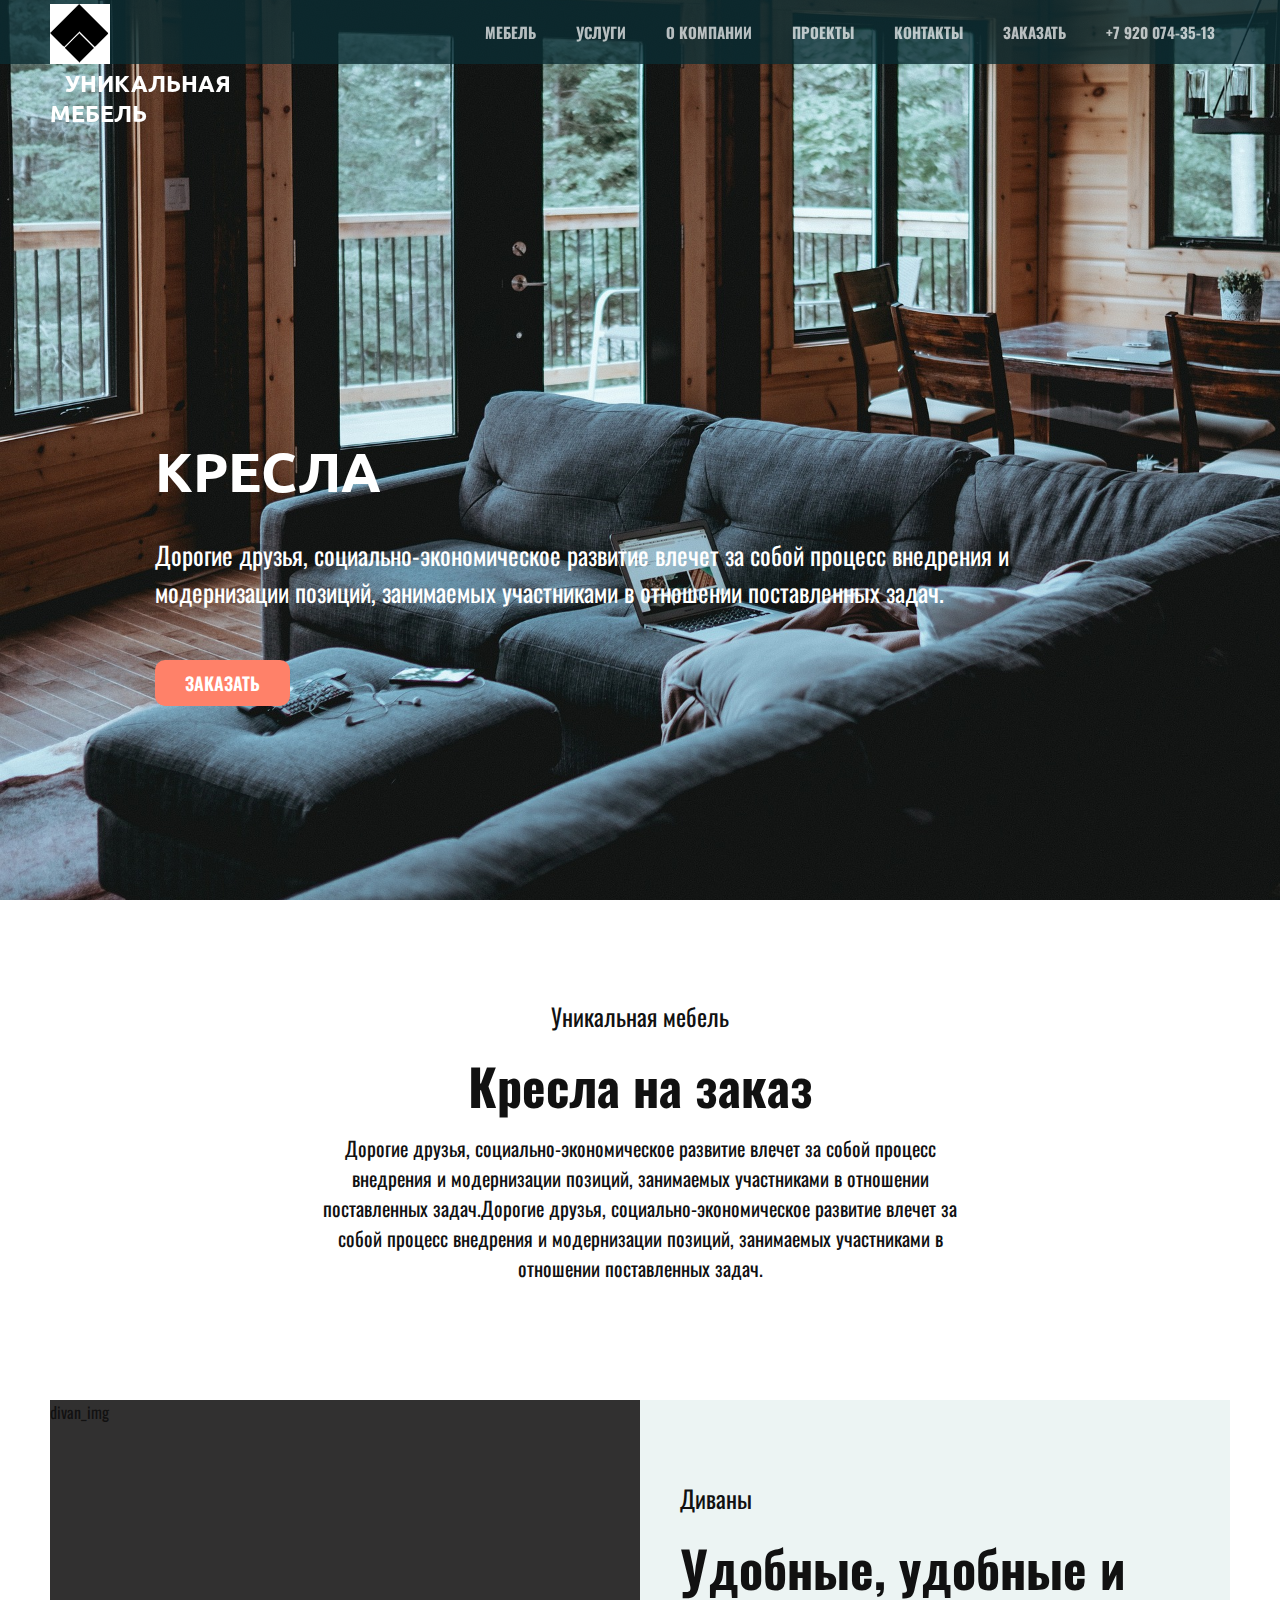
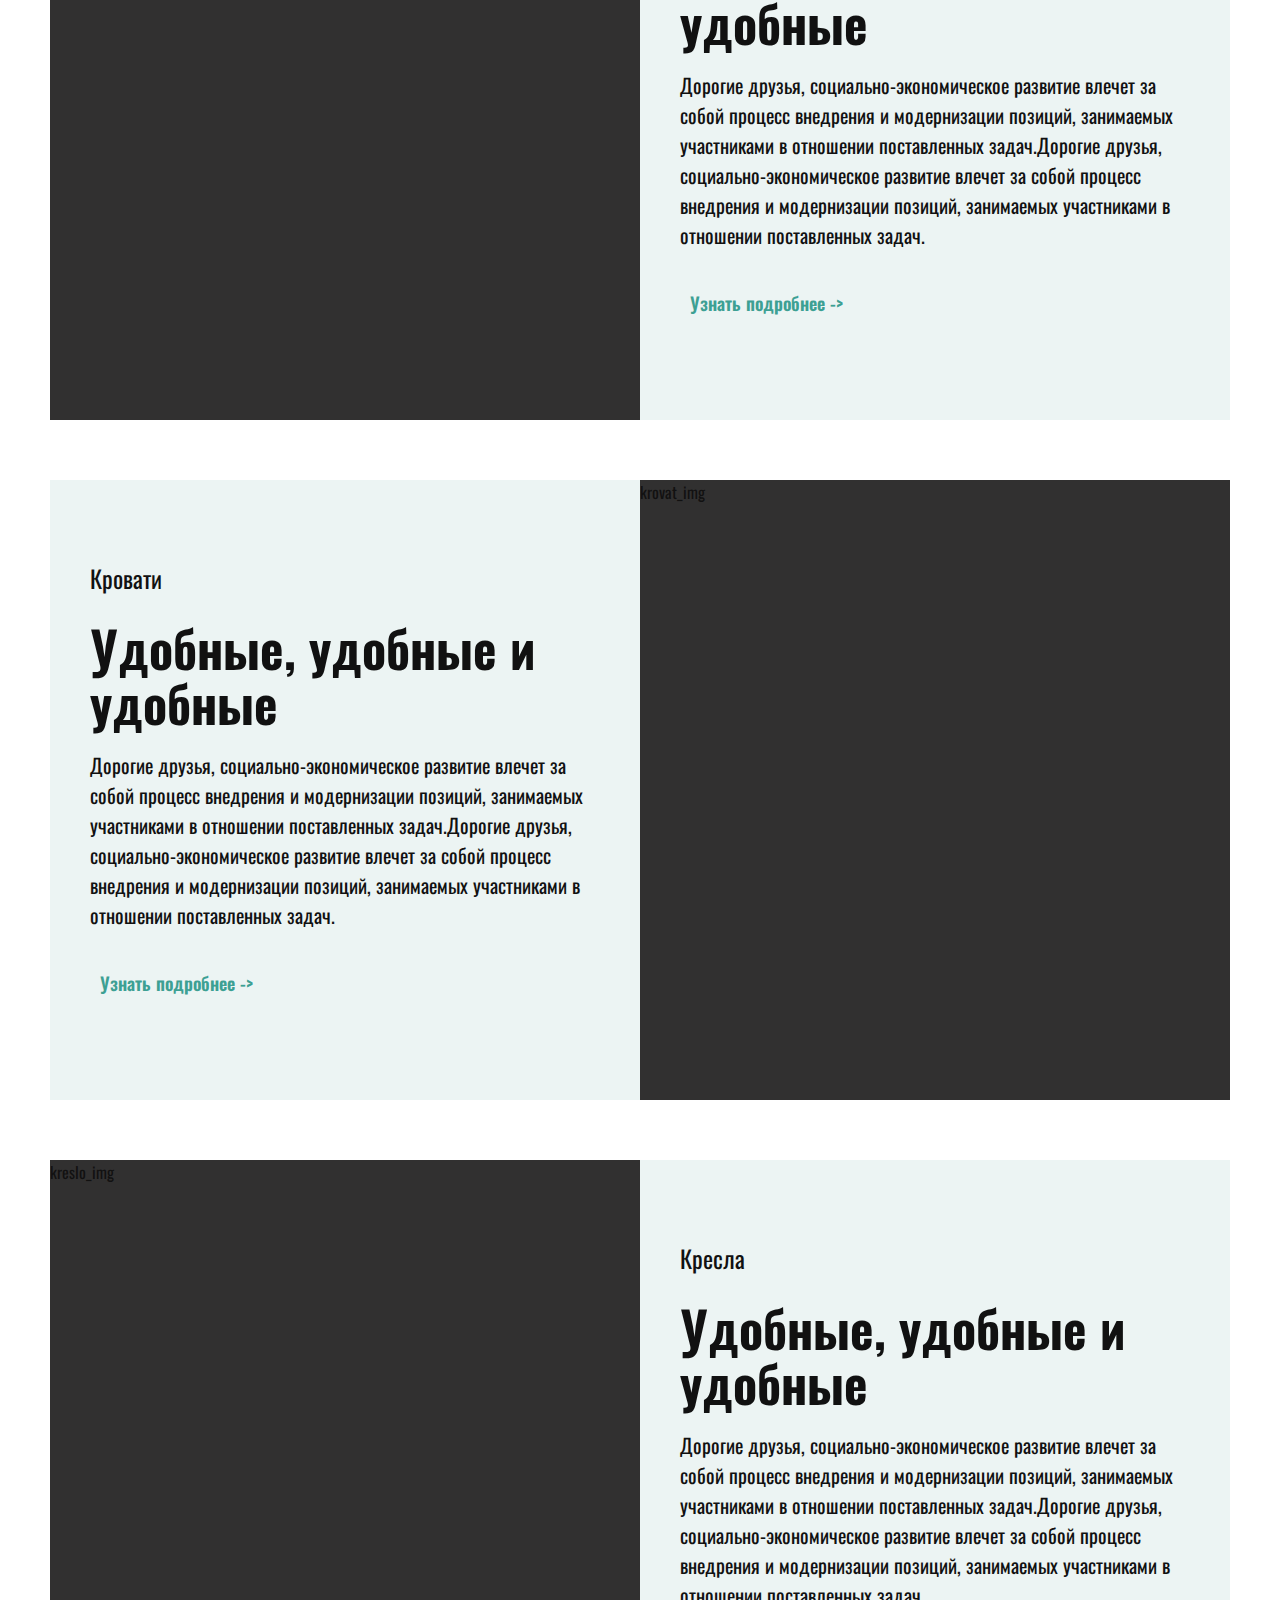
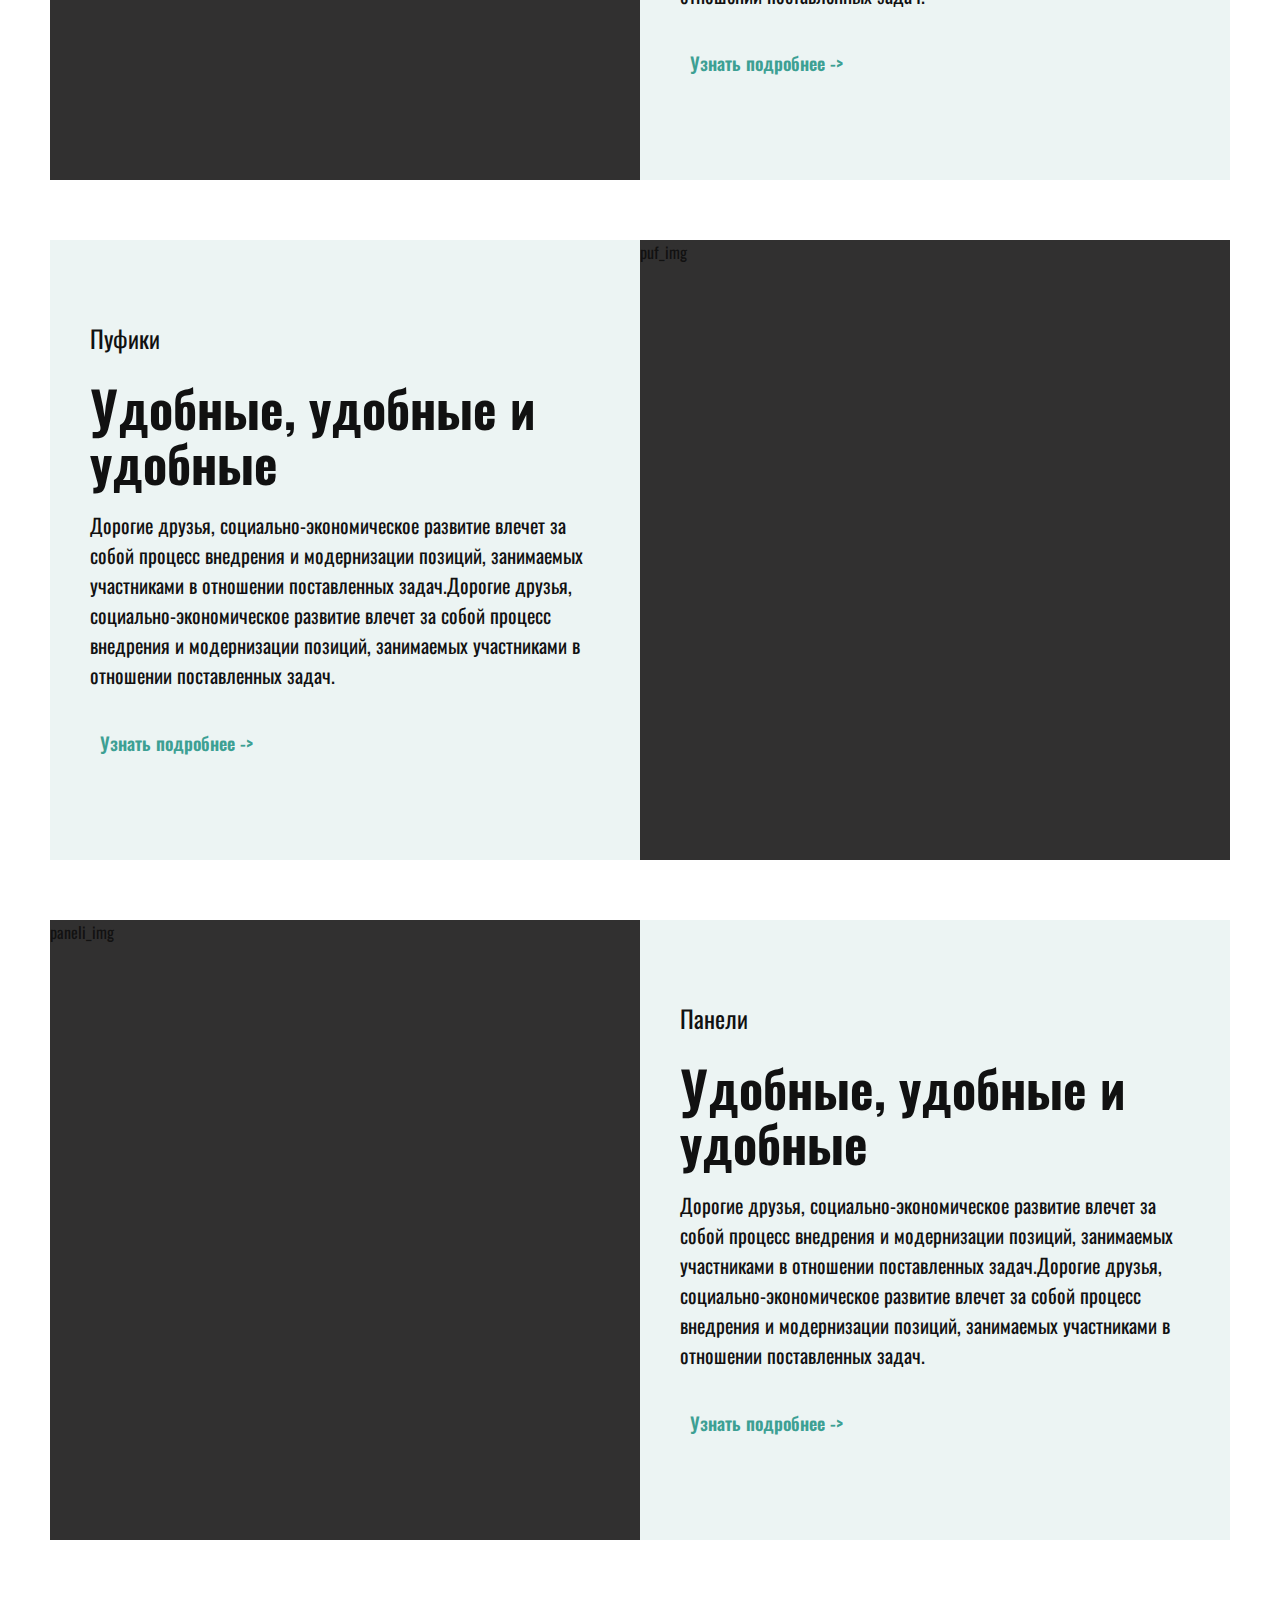
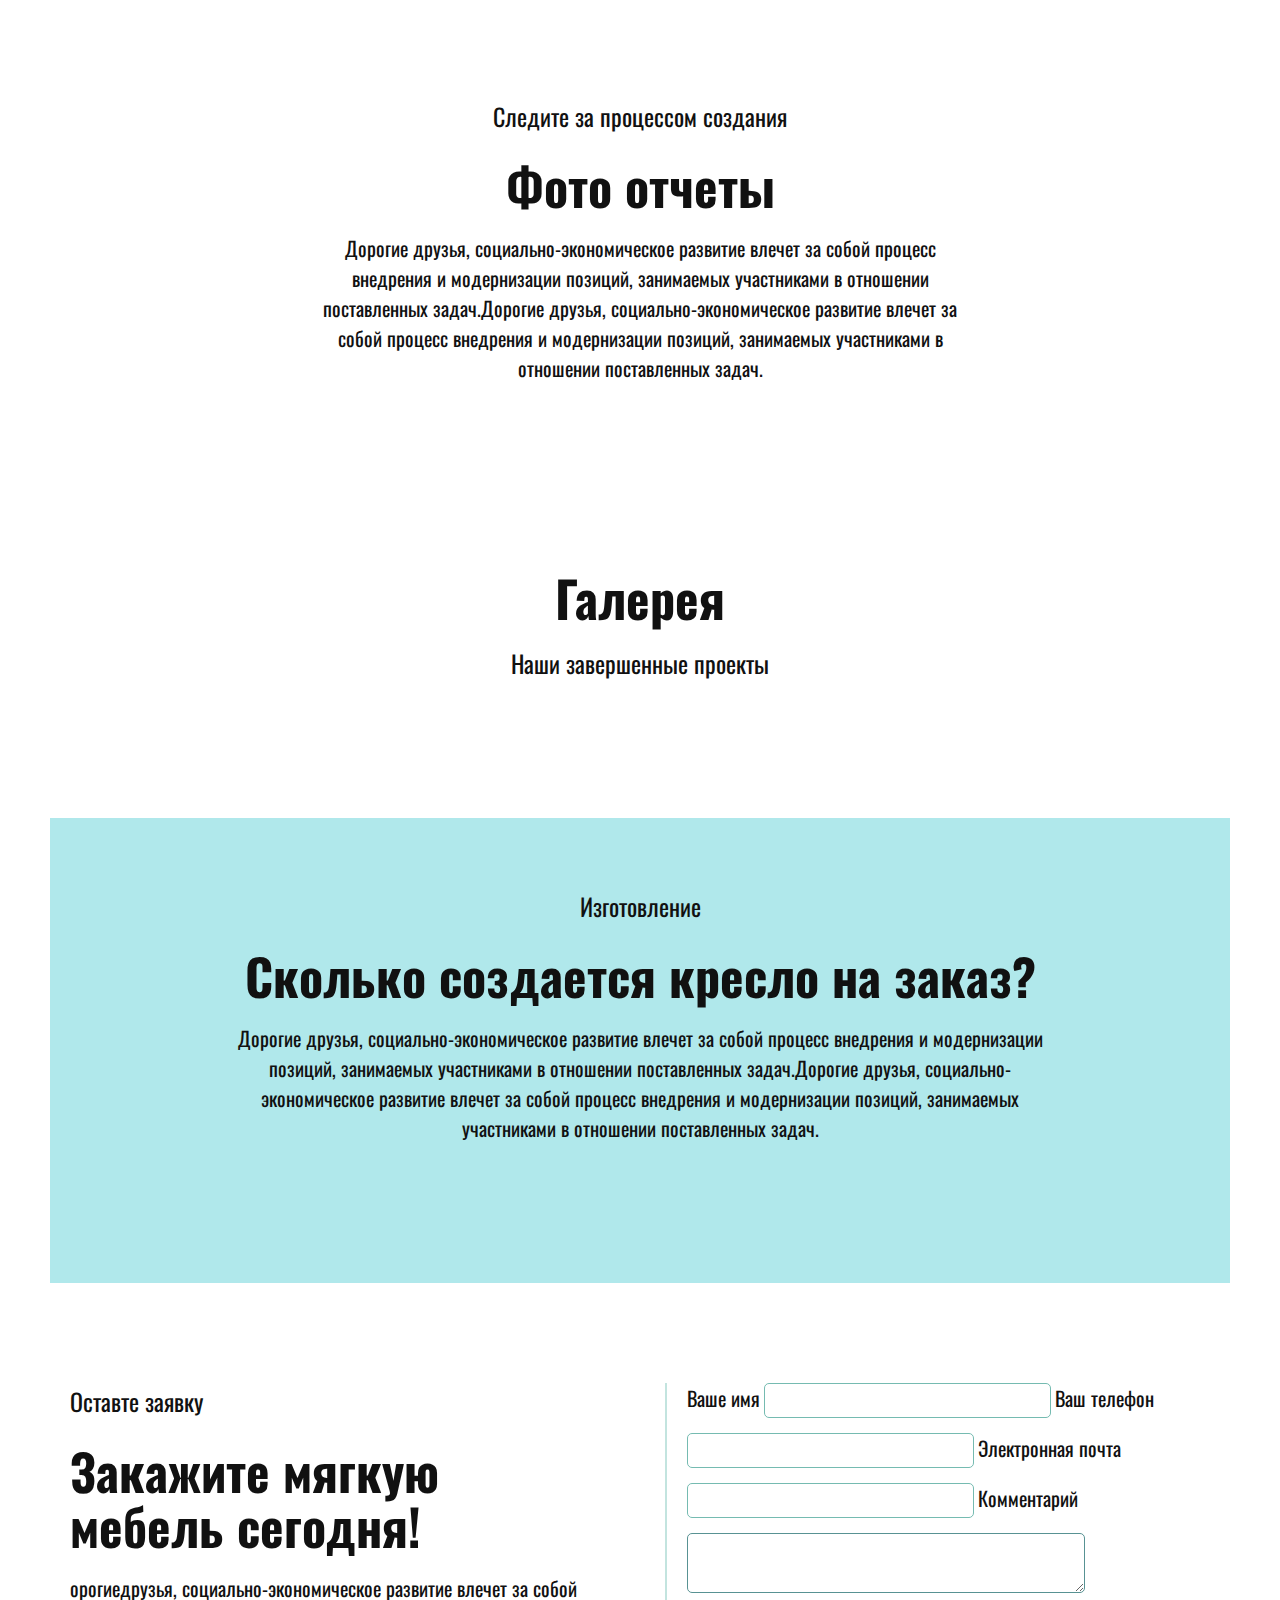
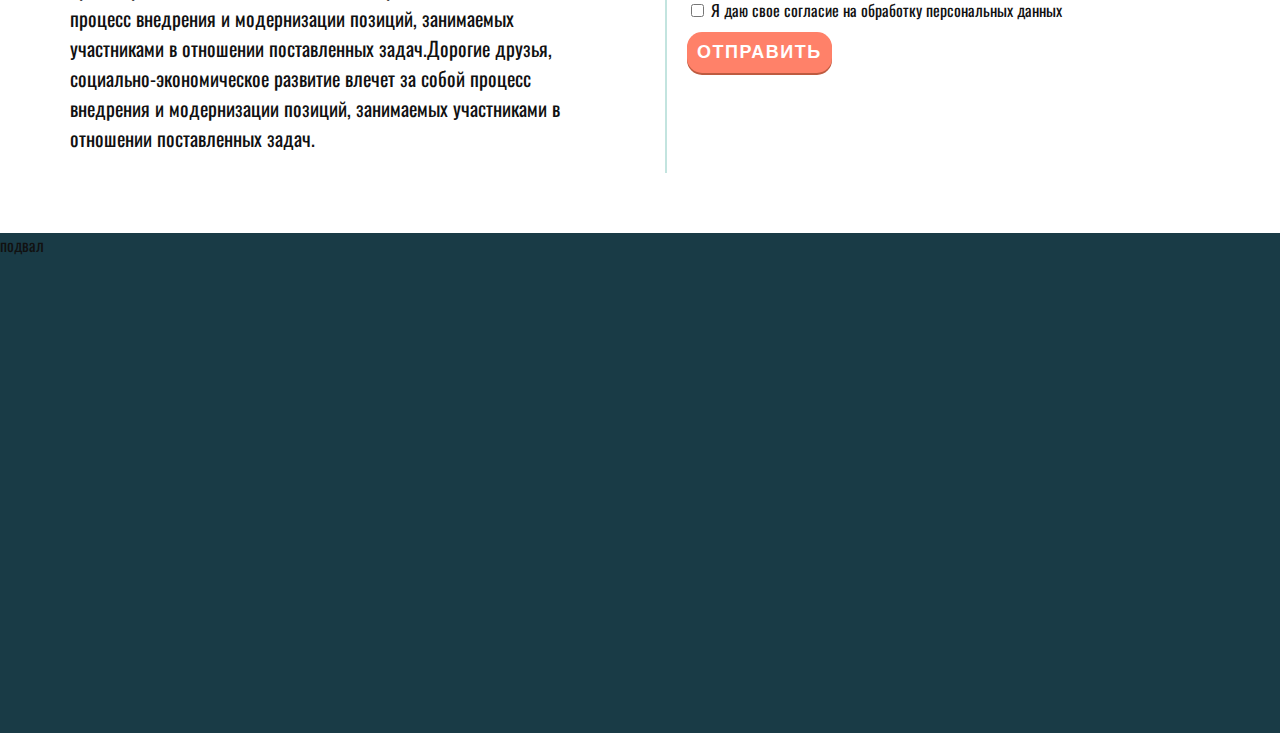
<file: armchair.html>
<!DOCTYPE html>
<html lang="ru">
<head>
	<meta charset="UTF-8">
	<link rel="stylesheet" href="css.css">
	<link href="https://fonts.googleapis.com/css2?family=Oswald:wght@200;300;400;600;700&family=Ubuntu:wght@400;700&display=swap" rel="stylesheet">
	<meta name="viewport" content="width=device-width, initial-scale=1.0">
	<title>новый №3</title>

</head>

<body>

	<!--header
==========================-->
<header class="header">
	<div class="container">
		<div class="header_body">
			<a class="header_logo" href="index.html">
				<img src="img/logo.png" alt="">
				<h class="logo_name">Уникальная мебель</h>
			</a>

			<div class="menu_burger">
				<span></span>
			</div>

			<nav class="nav">
				<a class="nav_link" href="index.html">мебель</a>
				<a class="nav_link" href="serviсes.html">услуги</a>
				<a class="nav_link" href="about.html">о компании</a>
				<a class="nav_link" href="gallery.html">проекты</a>
				<a class="nav_link" href="contact.html">контакты</a>
				<a class="nav_link" href="#">заказать</a>
				<a class="nav_link" href="tel:+79200743513">+7 920 074-35-13</a>
			</nav>
		</div>

	</div>
</header>
	
<!--intro
==========================-->
	<div class="intro">
		<div class="container">

			<div class="intro_inner">
				<h1 class="intro_h1">Кресла </h1>
				<p class="intro_p">Дорогие друзья, социально-экономическое развитие влечет за собой процесс внедрения и модернизации позиций,
				 занимаемых участниками в отношении поставленных задач.</p>
				<button class="btn" type="button"> заказать </button>
			</div>		
		</div>
	</div>

<!--work
==========================-->
<div class="work">
	<div class="container">

		<div class="work_inner">
			<p class="text_p">Уникальная мебель</p>
			<h2 class="text_h">Кресла на заказ</h2>
			<p class="text_p2">Дорогие друзья, социально-экономическое развитие влечет за собой процесс внедрения и модернизации позиций,
			 занимаемых участниками в отношении поставленных задач.Дорогие друзья, социально-экономическое развитие влечет за собой процесс
			 внедрения и модернизации позиций, занимаемых участниками в отношении поставленных задач.</p>
		</div>
	</div>
</div>

<!--mebel-container
==========================-->
<div class="mebel_list">
	<div class="container">
			
		<div class="mebel">
			<div class="divan">
				<div class="mebel_img">divan_img</div>
				<div class="mebel_text">
					<p class="text_p">Диваны</p>
					<h2 class="text_h">Удобные, удобные и удобные</h2>
					<p class="text_p2">Дорогие друзья, социально-экономическое развитие влечет за собой процесс внедрения и модернизации позиций,
					 занимаемых участниками в отношении поставленных задач.Дорогие друзья, социально-экономическое развитие влечет за собой процесс
					 внедрения и модернизации позиций, занимаемых участниками в отношении поставленных задач.</p>
					 <a href="#" class="mebel_a_podrobnee">Узнать подробнее -> </a>
				</div>
			</div>
		</div>

		<div class="mebel">
			<div class="krovat">
				<div class="mebel_text">
					<p class="text_p">Кровати</p>
					<h2 class="text_h">Удобные, удобные и удобные</h2>
					<p class="text_p2">Дорогие друзья, социально-экономическое развитие влечет за собой процесс внедрения и модернизации позиций,
					 занимаемых участниками в отношении поставленных задач.Дорогие друзья, социально-экономическое развитие влечет за собой процесс
					 внедрения и модернизации позиций, занимаемых участниками в отношении поставленных задач.</p>
					 <a href="#" class="mebel_a_podrobnee">Узнать подробнее -> </a>
				</div>
				<div class="mebel_img">krovat_img</div>
			</div>
		</div>
			
		<div class="mebel">
			<div class="kreslo">
				<div class="mebel_img">kreslo_img</div>
				<div class="mebel_text">
					<p class="text_p">Кресла</p>
					<h2 class="text_h">Удобные, удобные и удобные</h2>
					<p class="text_p2">Дорогие друзья, социально-экономическое развитие влечет за собой процесс внедрения и модернизации позиций,
					 занимаемых участниками в отношении поставленных задач.Дорогие друзья, социально-экономическое развитие влечет за собой процесс
					 внедрения и модернизации позиций, занимаемых участниками в отношении поставленных задач.</p>
					 <a href="#" class="mebel_a_podrobnee">Узнать подробнее -> </a>
				</div>
			</div>
		</div>

		<div class="mebel">
			<div class="puf">
				<div class="mebel_text">
					<p class="text_p">Пуфики</p>
					<h2 class="text_h">Удобные, удобные и удобные</h2>
					<p class="text_p2">Дорогие друзья, социально-экономическое развитие влечет за собой процесс внедрения и модернизации позиций,
					 занимаемых участниками в отношении поставленных задач.Дорогие друзья, социально-экономическое развитие влечет за собой процесс
					 внедрения и модернизации позиций, занимаемых участниками в отношении поставленных задач.</p>
					 <a href="#" class="mebel_a_podrobnee">Узнать подробнее -> </a>
				</div>
				<div class="mebel_img">puf_img</div>
			</div>
		</div>

		<div class="mebel">
			<div class="paneli">
				<div class="mebel_img">paneli_img</div>
				<div class="mebel_text">
					<p class="text_p">Панели</p>
					<h2 class="text_h">Удобные, удобные и удобные</h2>
					<p class="text_p2">Дорогие друзья, социально-экономическое развитие влечет за собой процесс внедрения и модернизации позиций,
					 занимаемых участниками в отношении поставленных задач.Дорогие друзья, социально-экономическое развитие влечет за собой процесс
					 внедрения и модернизации позиций, занимаемых участниками в отношении поставленных задач.</p>
					 <a href="#" class="mebel_a_podrobnee">Узнать подробнее -> </a>
				</div>
			</div>
		</div>

	</div>
</div>

<!--prozes
==========================-->
<div class="work">
	<div class="container">

		<div class="work_inner">
			<p class="text_p">Следите за процессом создания</p>
			<h2 class="text_h">Фото отчеты</h2>
			<p class="text_p2">Дорогие друзья, социально-экономическое развитие влечет за собой процесс внедрения и модернизации позиций,
			 занимаемых участниками в отношении поставленных задач.Дорогие друзья, социально-экономическое развитие влечет за собой процесс
			 внедрения и модернизации позиций, занимаемых участниками в отношении поставленных задач.</p>
		</div>
	</div>
</div>

<!--galery
==========================-->
<div class="container">

		<div class="galery_hed">
			<h2 class="text_h">Галерея</h2>
			<p class="text_p">Наши завершенные проекты</p>
		</div>

		<div class="galery">

			<a class="galery_a" href="bedroom.html">
				<div class="galery_cont">
					<h2 class="">мебель в гостиную</h2>
				</div>
			</a>

			<a class="galery_a" href="bedroom.html">	
				<div class="galery_cont">
					<h2 class="">мебель в спальню</h2>
				</div>
			</a>

			<a class="galery_a" href="bedroom.html">	
				<div class="galery_cont">
					<h2 class="">мебель в прихожую</h2>
				</div>
			</a>

			<a class="galery_a" href="bedroom.html">	
				<div class="galery_cont">
					<h2 class="">мебель на кухню</h2>
				</div>
			</a>

		</div>

</div>

<!--way
==========================-->
<div>
	<div></div>
	<div></div>
	<div></div>
	<div></div>
	<div></div>
</div>

<!--time-dev
==========================-->
<div class="time">
	<div class="container">
		<div class="time_dev">
			<div class="time_text">
				<p class="text_p">Изготовление</p>
				<h2 class="text_h">Сколько создается кресло на заказ?</h2>
				<p class="text_p2">Дорогие друзья, социально-экономическое развитие влечет за собой процесс внедрения и модернизации позиций,
			 	занимаемых участниками в отношении поставленных задач.Дорогие друзья, социально-экономическое развитие влечет за собой процесс
			 	внедрения и модернизации позиций, занимаемых участниками в отношении поставленных задач.</p>
			</div>
		</div>
	</div>
</div>
<!--forma
==========================-->
<div class="forma">
	<div class="container">

		<div class="forma_box">

			<div class="forma_text">
				<p class="text_p">Оставте заявку</p>
					<h2 class="text_h">Закажите мягкую мебель сегодня!</h2>
					<p class="text_p2">	
						орогиедрузья, социально-экономическое развитие влечет за собой процесс внедрения и модернизации позиций,
						занимаемых участниками в отношении поставленных задач.Дорогие друзья, социально-экономическое развитие влечет за собой процесс
					 внедрения и модернизации позиций, занимаемых участниками в отношении поставленных задач.</p>
			</div>


			<div class="forma_form">
				<form class="form" action="#" method="post">
					
				
					<label class="form_label" for="">Ваше имя</label>
					<input class="form_input" type="text" name="input_name">
				
				
					<label class="form_label" for="">Ваш телефон</label>
					<input class="form_input" type="tel" name="input_phone">
			
				
					<label class="form_label" for="">Электронная почта</label>
					<input class="form_input" type="text" name="input_mail">
				
					<label class="form_label" for="">Комментарий</label>
					<textarea class="form_comm" name="form_comm" id="" cols="30" rows="3"></textarea>
				 	
					 <div>
						<input type="checkbox" value="yes" name="input_privat">
						<label for="">Я даю свое согласие на обработку персональных данных</label>
					 </div>

					 <div>
					 	<button class="form_btn">Отправить</button>
					 	
					 </div>


				</form>
			</div>

		</div>

	</div>
</div>
<!--footer
==========================-->
<footer class="footer">
	подвал
</footer>

<script src="https://code.jquery.com/jquery-3.4.1.slim.min.js"></script>
<script src="js/js.js"></script>

</body>

</html>
</file>
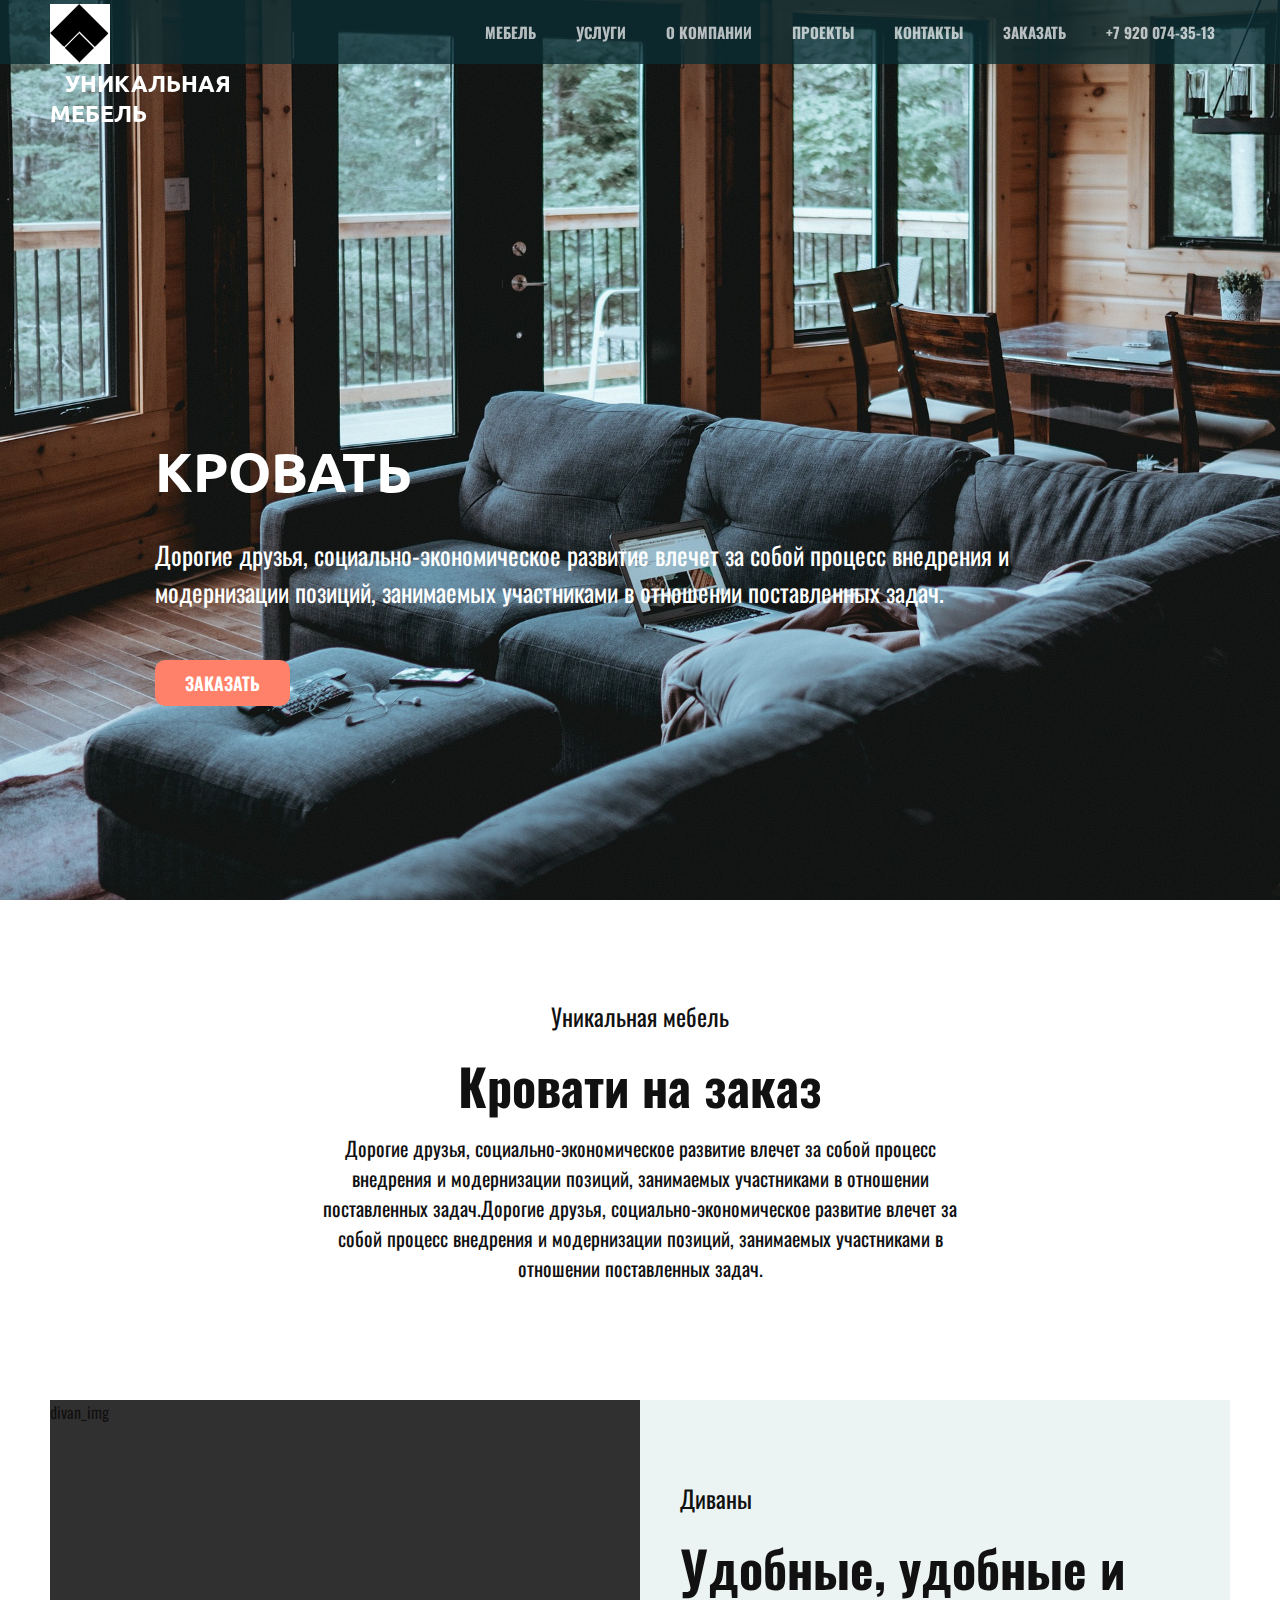
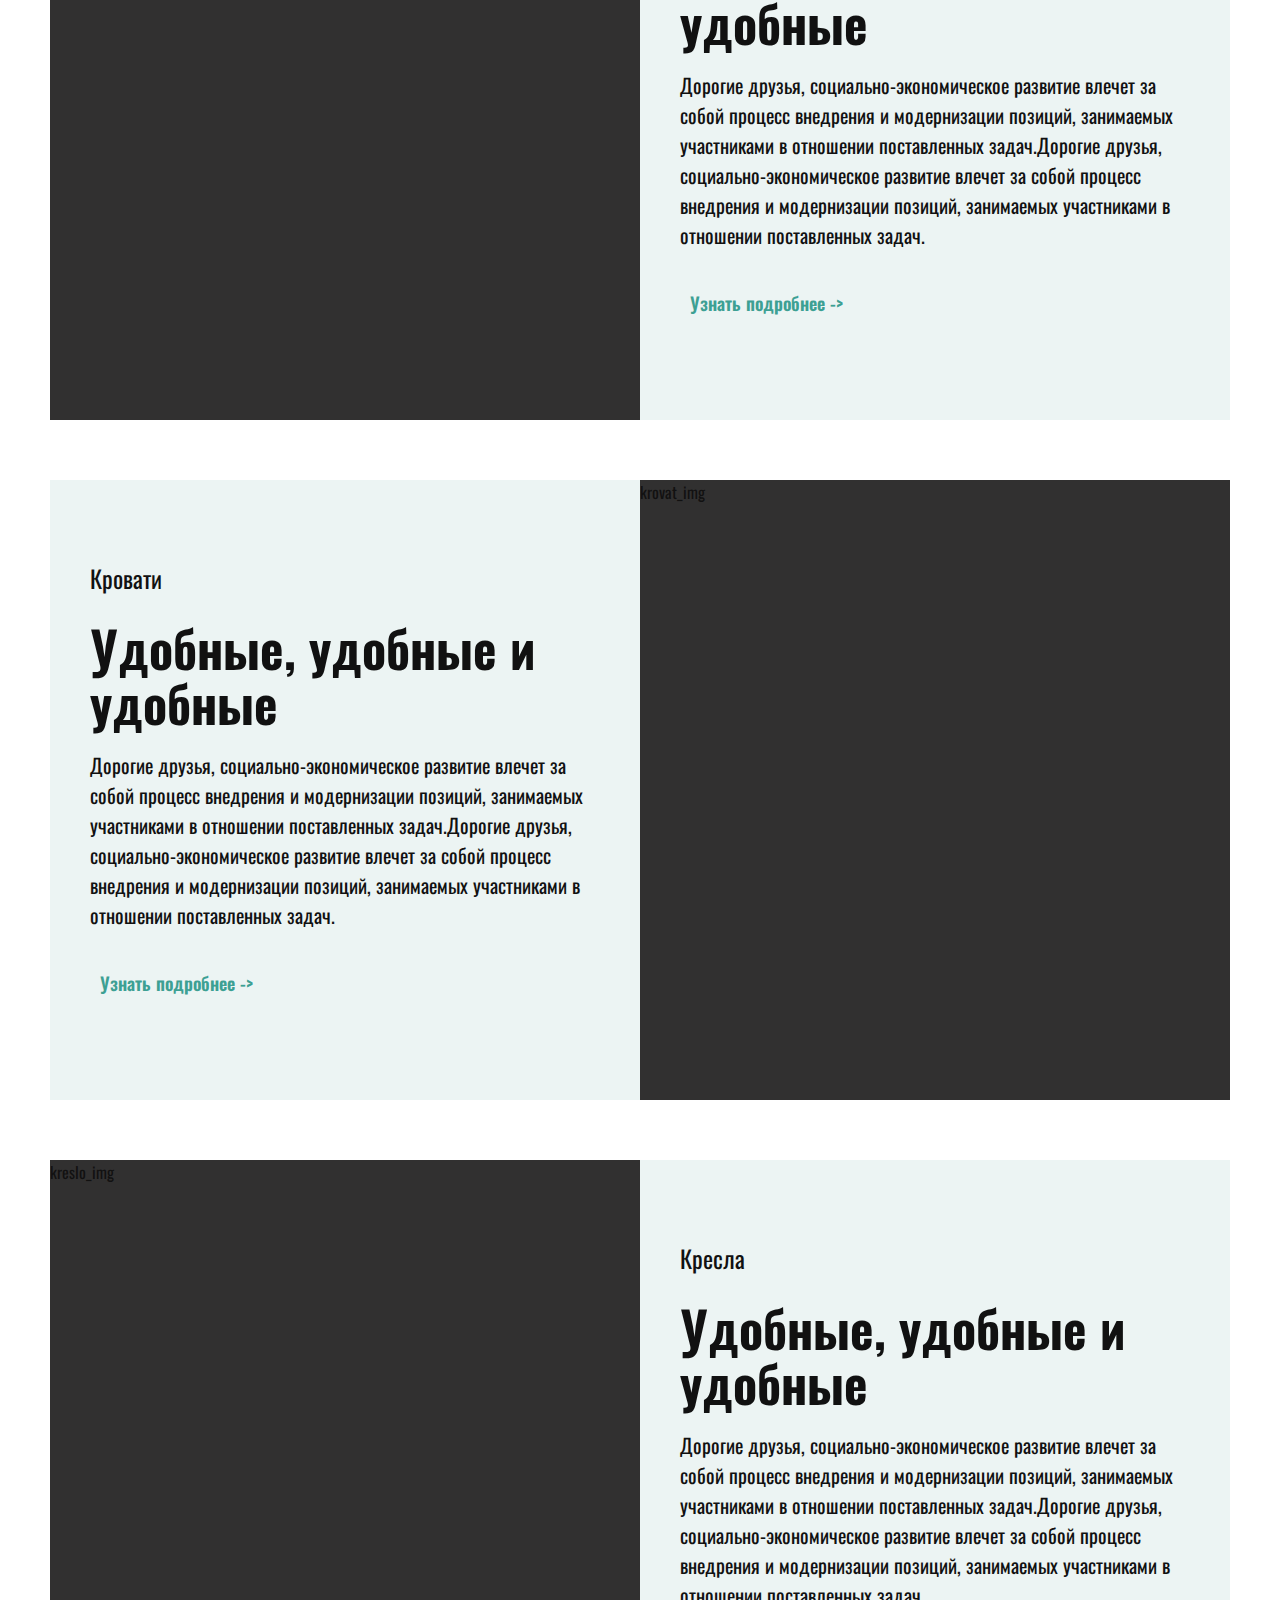
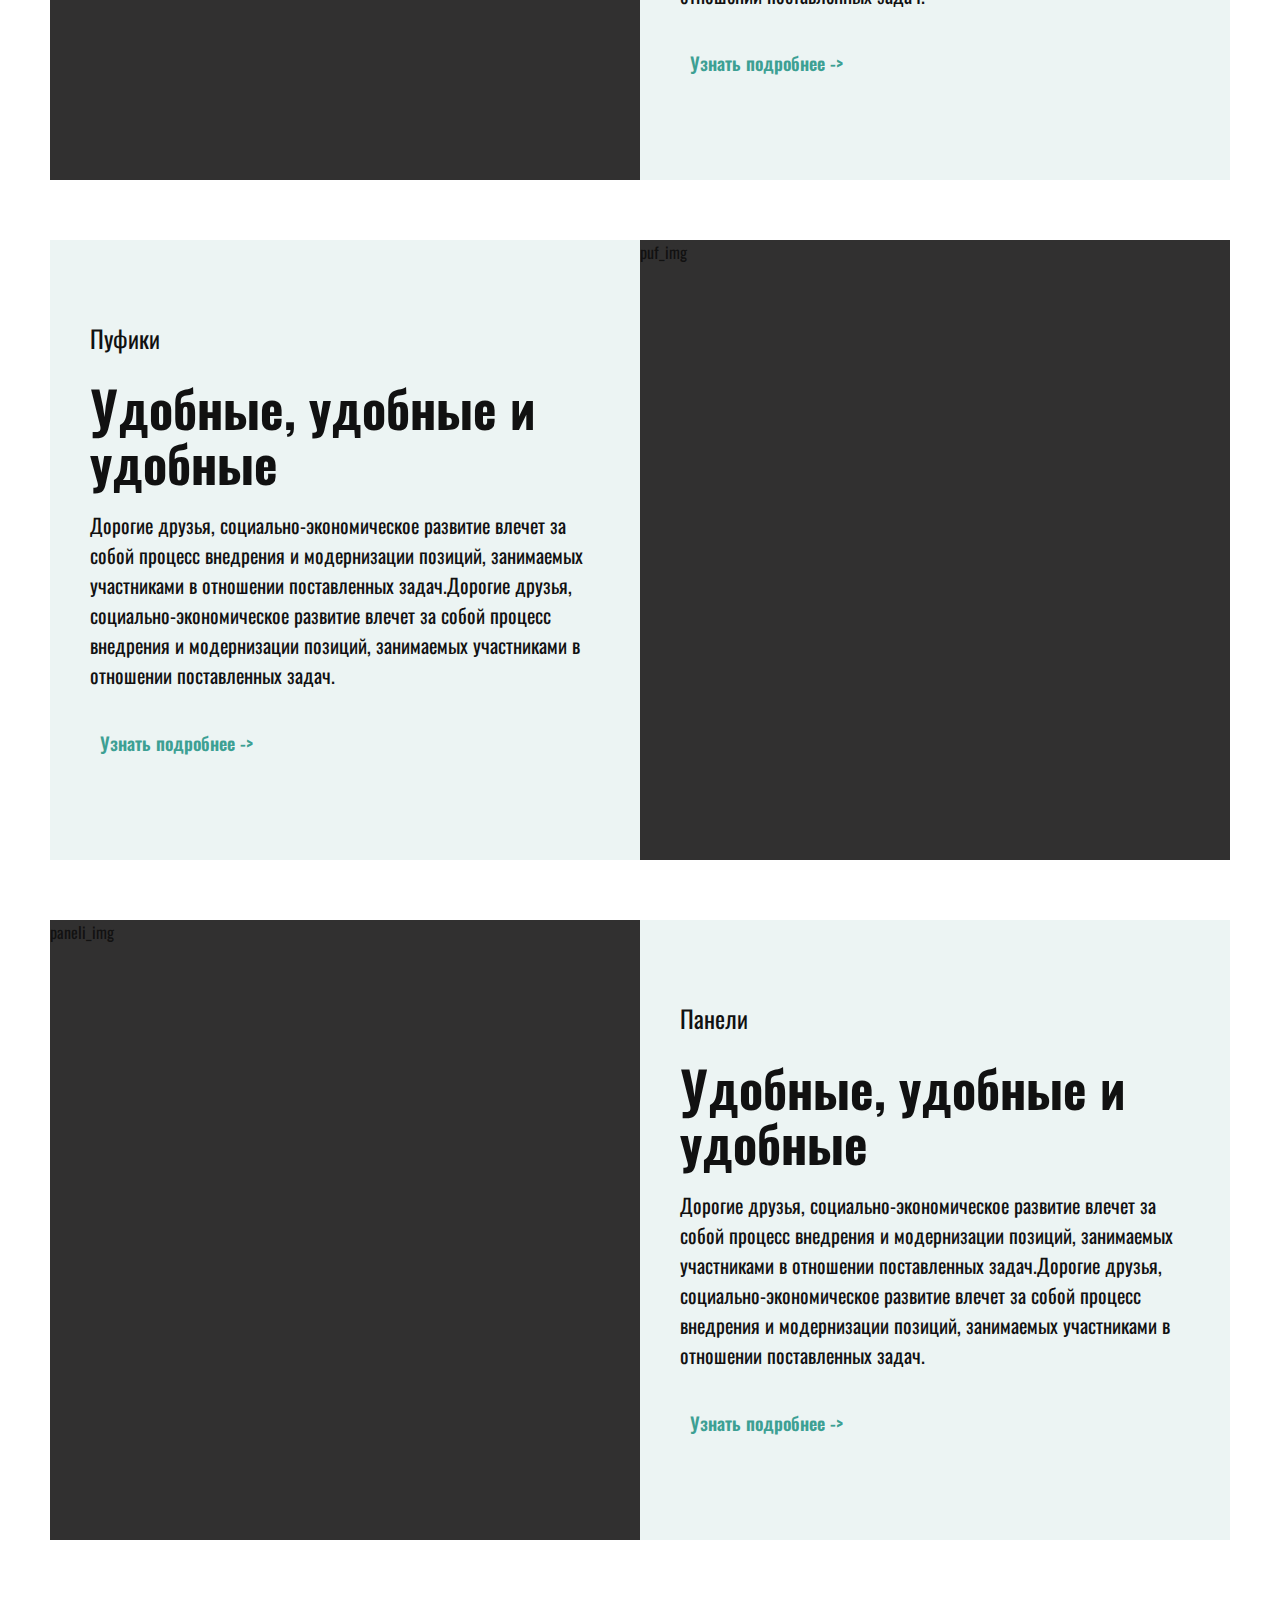
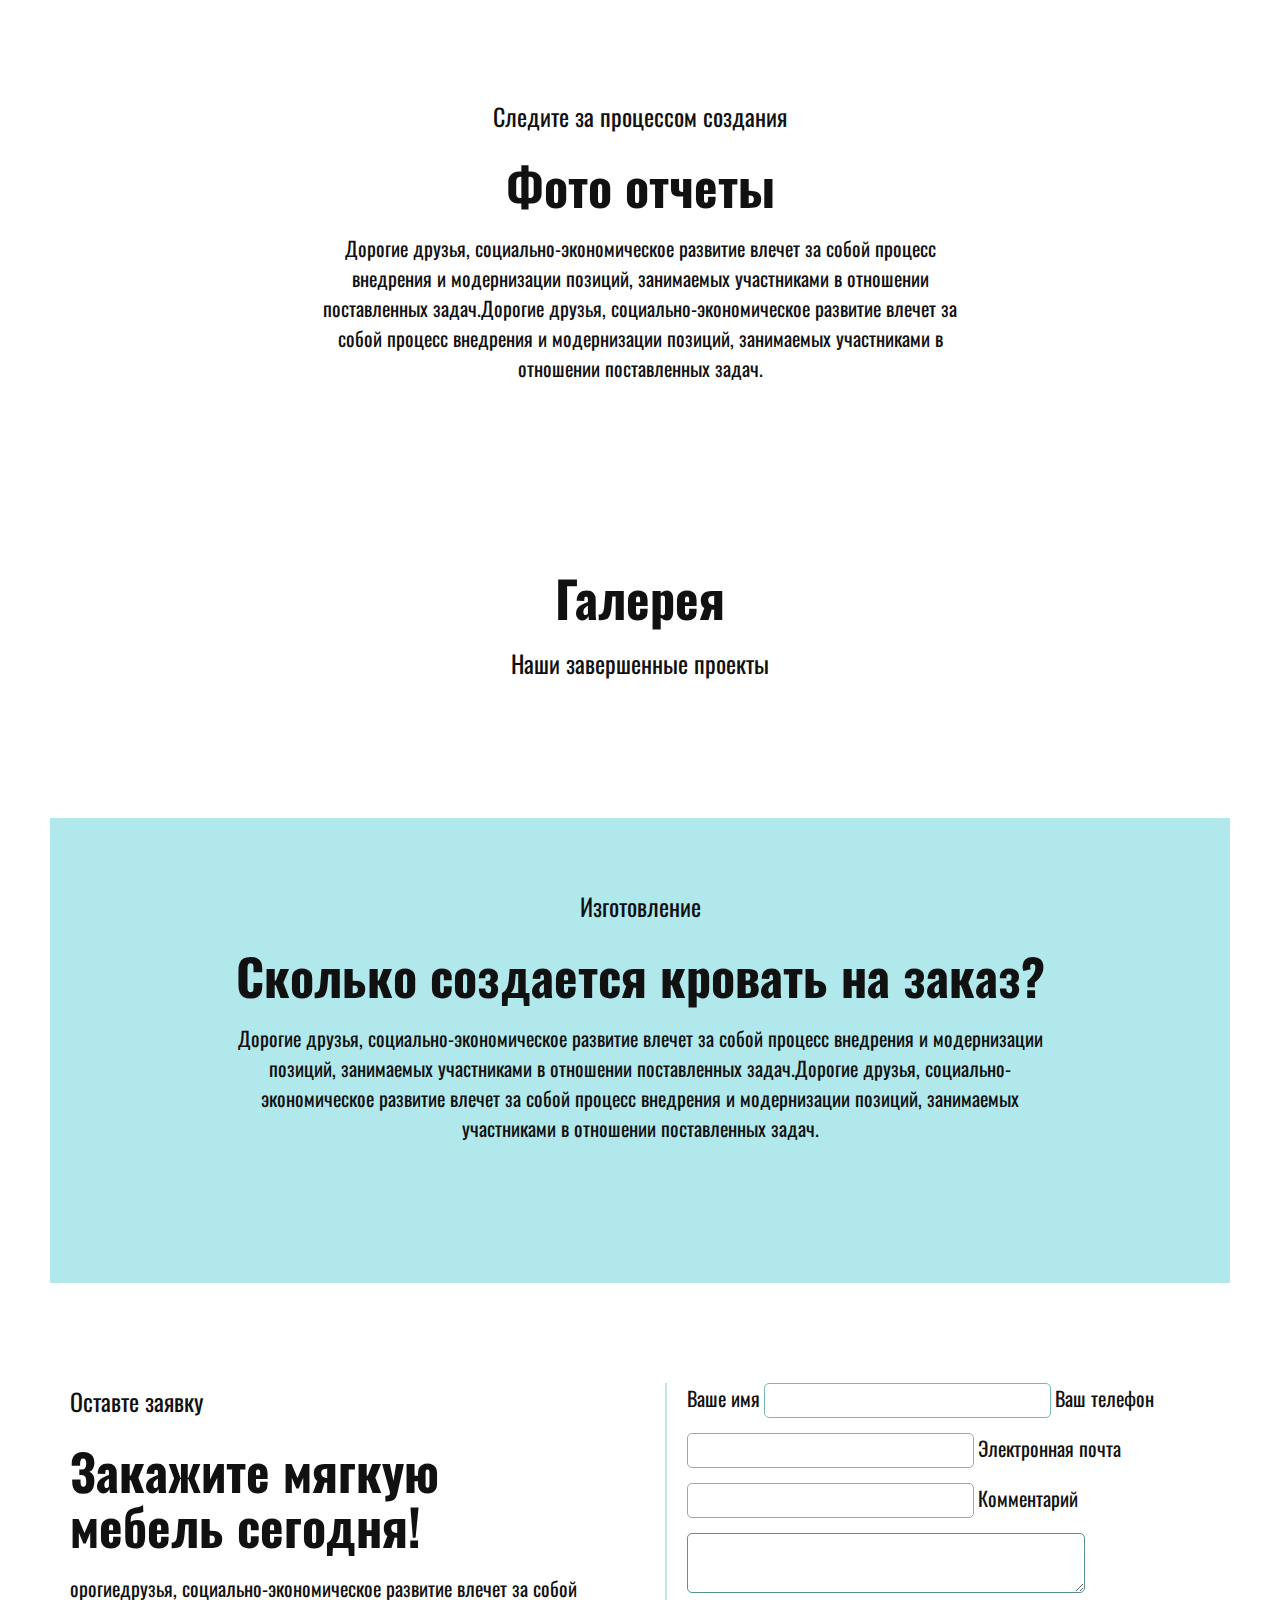
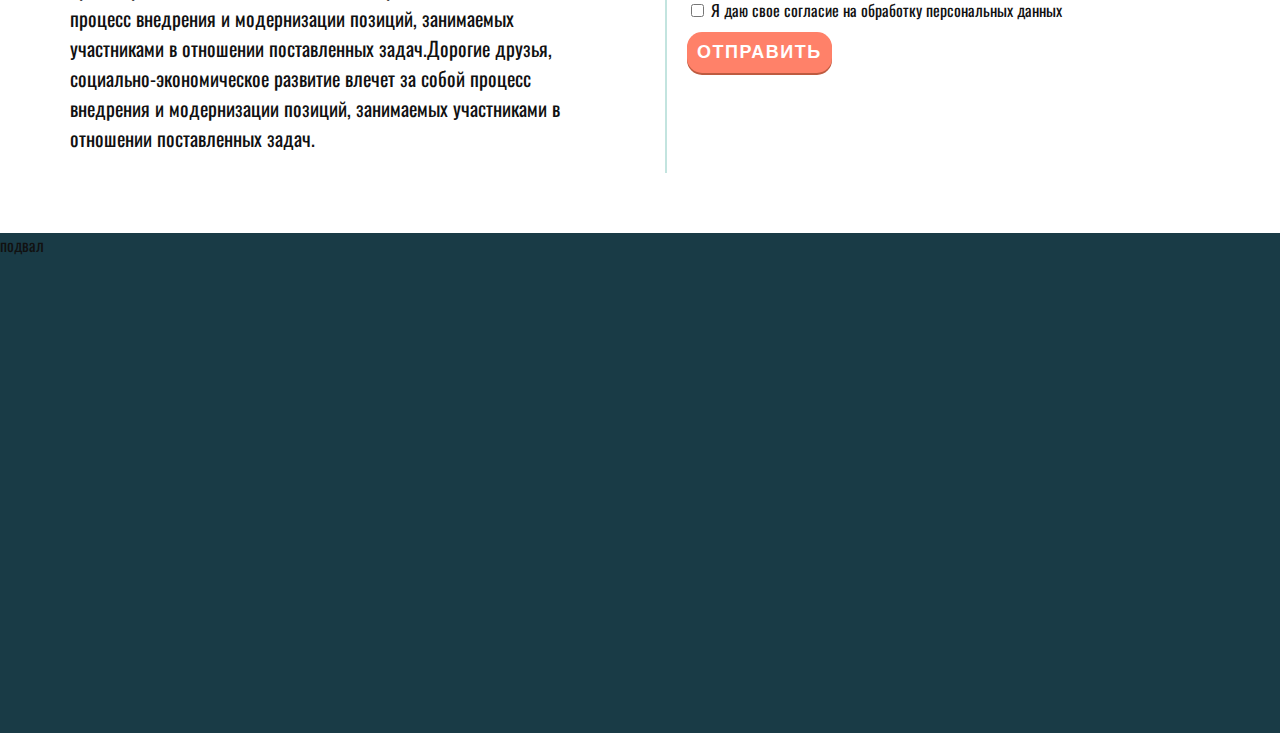
<file: bedroom.html>
<!DOCTYPE html>
<html lang="ru">
<head>
	<meta charset="UTF-8">
	<link rel="stylesheet" href="css.css">
	<link href="https://fonts.googleapis.com/css2?family=Oswald:wght@200;300;400;600;700&family=Ubuntu:wght@400;700&display=swap" rel="stylesheet">
	<meta name="viewport" content="width=device-width, initial-scale=1.0">
	<title>новый №3</title>

</head>

<body>

	<!--header
==========================-->
<header class="header">
	<div class="container">
		<div class="header_body">
			<a class="header_logo" href="index.html">
				<img src="img/logo.png" alt="">
				<h class="logo_name">Уникальная мебель</h>
			</a>

			<div class="menu_burger">
				<span></span>
			</div>

			<nav class="nav">
				<a class="nav_link" href="index.html">мебель</a>
				<a class="nav_link" href="serviсes.html">услуги</a>
				<a class="nav_link" href="about.html">о компании</a>
				<a class="nav_link" href="gallery.html">проекты</a>
				<a class="nav_link" href="contact.html">контакты</a>
				<a class="nav_link" href="#">заказать</a>
				<a class="nav_link" href="tel:+79200743513">+7 920 074-35-13</a>
			</nav>
		</div>

	</div>
</header>
	
<!--intro
==========================-->
	<div class="intro">
		<div class="container">

			<div class="intro_inner">
				<h1 class="intro_h1">кровать</h1>
				<p class="intro_p">Дорогие друзья, социально-экономическое развитие влечет за собой процесс внедрения и модернизации позиций,
				 занимаемых участниками в отношении поставленных задач.</p>
				<button class="btn" type="button"> заказать </button>
			</div>		
		</div>
	</div>

<!--work
==========================-->
<div class="work">
	<div class="container">

		<div class="work_inner">
			<p class="text_p">Уникальная мебель</p>
			<h2 class="text_h">Кровати на заказ</h2>
			<p class="text_p2">Дорогие друзья, социально-экономическое развитие влечет за собой процесс внедрения и модернизации позиций,
			 занимаемых участниками в отношении поставленных задач.Дорогие друзья, социально-экономическое развитие влечет за собой процесс
			 внедрения и модернизации позиций, занимаемых участниками в отношении поставленных задач.</p>
		</div>
	</div>
</div>

<!--mebel-container
==========================-->
<div class="mebel_list">
	<div class="container">
			
		<div class="mebel">
			<div class="divan">
				<div class="mebel_img">divan_img</div>
				<div class="mebel_text">
					<p class="text_p">Диваны</p>
					<h2 class="text_h">Удобные, удобные и удобные</h2>
					<p class="text_p2">Дорогие друзья, социально-экономическое развитие влечет за собой процесс внедрения и модернизации позиций,
					 занимаемых участниками в отношении поставленных задач.Дорогие друзья, социально-экономическое развитие влечет за собой процесс
					 внедрения и модернизации позиций, занимаемых участниками в отношении поставленных задач.</p>
					 <a href="#" class="mebel_a_podrobnee">Узнать подробнее -> </a>
				</div>
			</div>
		</div>

		<div class="mebel">
			<div class="krovat">
				<div class="mebel_text">
					<p class="text_p">Кровати</p>
					<h2 class="text_h">Удобные, удобные и удобные</h2>
					<p class="text_p2">Дорогие друзья, социально-экономическое развитие влечет за собой процесс внедрения и модернизации позиций,
					 занимаемых участниками в отношении поставленных задач.Дорогие друзья, социально-экономическое развитие влечет за собой процесс
					 внедрения и модернизации позиций, занимаемых участниками в отношении поставленных задач.</p>
					 <a href="#" class="mebel_a_podrobnee">Узнать подробнее -> </a>
				</div>
				<div class="mebel_img">krovat_img</div>
			</div>
		</div>
			
		<div class="mebel">
			<div class="kreslo">
				<div class="mebel_img">kreslo_img</div>
				<div class="mebel_text">
					<p class="text_p">Кресла</p>
					<h2 class="text_h">Удобные, удобные и удобные</h2>
					<p class="text_p2">Дорогие друзья, социально-экономическое развитие влечет за собой процесс внедрения и модернизации позиций,
					 занимаемых участниками в отношении поставленных задач.Дорогие друзья, социально-экономическое развитие влечет за собой процесс
					 внедрения и модернизации позиций, занимаемых участниками в отношении поставленных задач.</p>
					 <a href="#" class="mebel_a_podrobnee">Узнать подробнее -> </a>
				</div>
			</div>
		</div>

		<div class="mebel">
			<div class="puf">
				<div class="mebel_text">
					<p class="text_p">Пуфики</p>
					<h2 class="text_h">Удобные, удобные и удобные</h2>
					<p class="text_p2">Дорогие друзья, социально-экономическое развитие влечет за собой процесс внедрения и модернизации позиций,
					 занимаемых участниками в отношении поставленных задач.Дорогие друзья, социально-экономическое развитие влечет за собой процесс
					 внедрения и модернизации позиций, занимаемых участниками в отношении поставленных задач.</p>
					 <a href="#" class="mebel_a_podrobnee">Узнать подробнее -> </a>
				</div>
				<div class="mebel_img">puf_img</div>
			</div>
		</div>

		<div class="mebel">
			<div class="paneli">
				<div class="mebel_img">paneli_img</div>
				<div class="mebel_text">
					<p class="text_p">Панели</p>
					<h2 class="text_h">Удобные, удобные и удобные</h2>
					<p class="text_p2">Дорогие друзья, социально-экономическое развитие влечет за собой процесс внедрения и модернизации позиций,
					 занимаемых участниками в отношении поставленных задач.Дорогие друзья, социально-экономическое развитие влечет за собой процесс
					 внедрения и модернизации позиций, занимаемых участниками в отношении поставленных задач.</p>
					 <a href="#" class="mebel_a_podrobnee">Узнать подробнее -> </a>
				</div>
			</div>
		</div>

	</div>
</div>

<!--prozes
==========================-->
<div class="work">
	<div class="container">

		<div class="work_inner">
			<p class="text_p">Следите за процессом создания</p>
			<h2 class="text_h">Фото отчеты</h2>
			<p class="text_p2">Дорогие друзья, социально-экономическое развитие влечет за собой процесс внедрения и модернизации позиций,
			 занимаемых участниками в отношении поставленных задач.Дорогие друзья, социально-экономическое развитие влечет за собой процесс
			 внедрения и модернизации позиций, занимаемых участниками в отношении поставленных задач.</p>
		</div>
	</div>
</div>

<!--galery
==========================-->
<div class="container">

		<div class="galery_hed">
			<h2 class="text_h">Галерея</h2>
			<p class="text_p">Наши завершенные проекты</p>
		</div>

		<div class="galery">

			<a class="galery_a" href="bedroom.html">
				<div class="galery_cont">
					<h2 class="">мебель в гостиную</h2>
				</div>
			</a>

			<a class="galery_a" href="bedroom.html">	
				<div class="galery_cont">
					<h2 class="">мебель в спальню</h2>
				</div>
			</a>

			<a class="galery_a" href="bedroom.html">	
				<div class="galery_cont">
					<h2 class="">мебель в прихожую</h2>
				</div>
			</a>

			<a class="galery_a" href="bedroom.html">	
				<div class="galery_cont">
					<h2 class="">мебель на кухню</h2>
				</div>
			</a>

		</div>

</div>

<!--way
==========================-->
<div>
	<div></div>
	<div></div>
	<div></div>
	<div></div>
	<div></div>
</div>

<!--time-dev
==========================-->
<div class="time">
	<div class="container">
		<div class="time_dev">
			<div class="time_text">
				<p class="text_p">Изготовление</p>
				<h2 class="text_h">Сколько создается кровать на заказ?</h2>
				<p class="text_p2">Дорогие друзья, социально-экономическое развитие влечет за собой процесс внедрения и модернизации позиций,
			 	занимаемых участниками в отношении поставленных задач.Дорогие друзья, социально-экономическое развитие влечет за собой процесс
			 	внедрения и модернизации позиций, занимаемых участниками в отношении поставленных задач.</p>
			</div>
		</div>
	</div>
</div>
<!--forma
==========================-->
<div class="forma">
	<div class="container">

		<div class="forma_box">

			<div class="forma_text">
				<p class="text_p">Оставте заявку</p>
					<h2 class="text_h">Закажите мягкую мебель сегодня!</h2>
					<p class="text_p2">	
						орогиедрузья, социально-экономическое развитие влечет за собой процесс внедрения и модернизации позиций,
						занимаемых участниками в отношении поставленных задач.Дорогие друзья, социально-экономическое развитие влечет за собой процесс
					 внедрения и модернизации позиций, занимаемых участниками в отношении поставленных задач.</p>
			</div>


			<div class="forma_form">
				<form class="form" action="#" method="post">
					
				
					<label class="form_label" for="">Ваше имя</label>
					<input class="form_input" type="text" name="input_name">
				
				
					<label class="form_label" for="">Ваш телефон</label>
					<input class="form_input" type="tel" name="input_phone">
			
				
					<label class="form_label" for="">Электронная почта</label>
					<input class="form_input" type="text" name="input_mail">
				
					<label class="form_label" for="">Комментарий</label>
					<textarea class="form_comm" name="form_comm" id="" cols="30" rows="3"></textarea>
				 	
					 <div>
						<input type="checkbox" value="yes" name="input_privat">
						<label for="">Я даю свое согласие на обработку персональных данных</label>
					 </div>

					 <div>
					 	<button class="form_btn">Отправить</button>
					 	
					 </div>


				</form>
			</div>

		</div>

	</div>
</div>
<!--footer
==========================-->
<footer class="footer">
	подвал
</footer>


<script src="https://code.jquery.com/jquery-3.4.1.slim.min.js"></script>
<script src="js/js.js"></script>

</body>

</html>
</file>
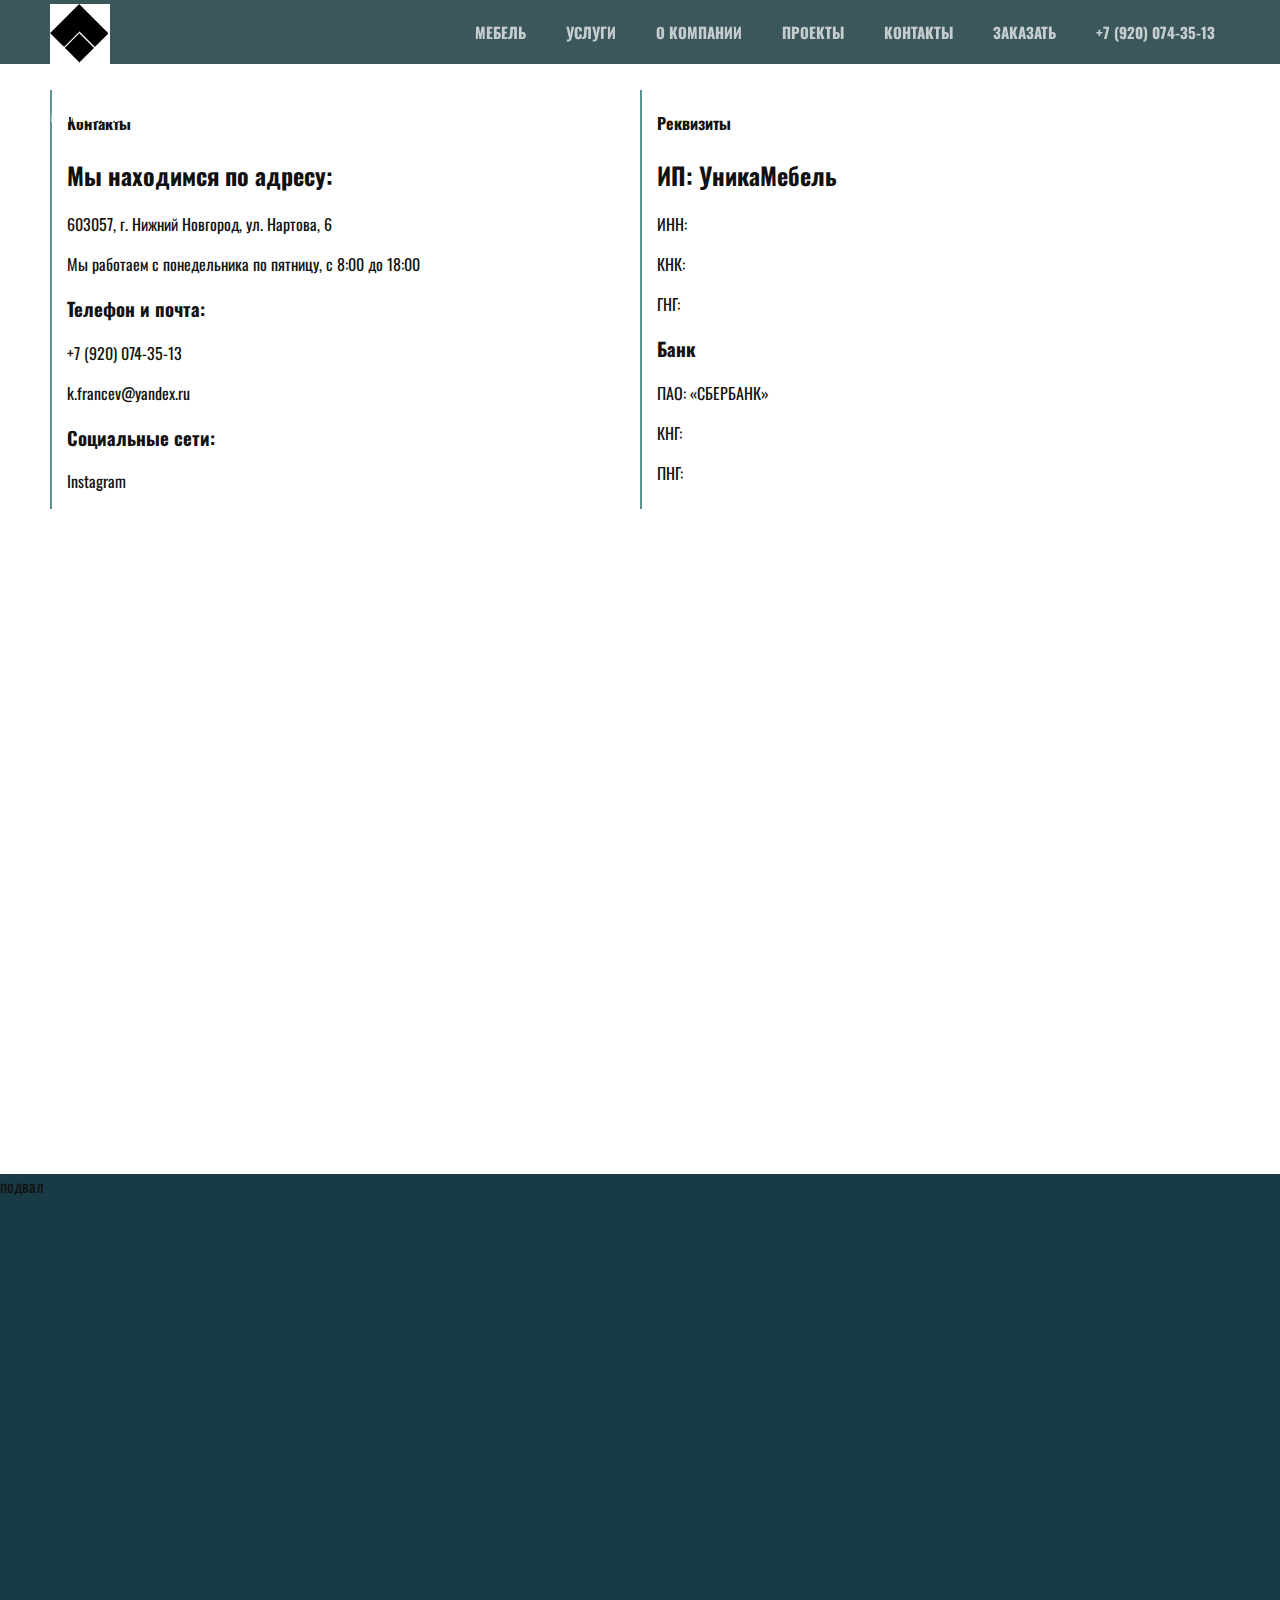
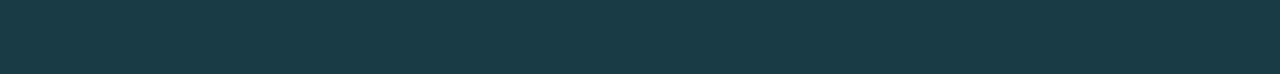
<file: contact.html>
<!DOCTYPE html>
<html lang="ru">
<head>
	<meta charset="UTF-8">
	<link rel="stylesheet" href="css.css">
	<link href="https://fonts.googleapis.com/css2?family=Oswald:wght@200;300;400;600;700&family=Ubuntu:wght@400;700&display=swap" rel="stylesheet">
	<meta name="viewport" content="width=device-width, initial-scale=1.0">
	<title>новый №3</title>

</head>

<body>

	<!--header
==========================-->
<header class="header">
	<div class="container">
		<div class="header_body">
			<a class="header_logo" href="index.html">
				<img src="img/logo.png" alt="">
				<h class="logo_name">Уникальная мебель</h>
			</a>

			<div class="menu_burger">
				<span></span>
			</div>

			<nav class="nav">
				<a class="nav_link" href="index.html">мебель</a>
				<a class="nav_link" href="serviсes.html">услуги</a>
				<a class="nav_link" href="about.html">о компании</a>
				<a class="nav_link" href="gallery.html">проекты</a>
				<a class="nav_link" href="contact.html">контакты</a>
				<a class="nav_link" href="#">заказать</a>
				<a class="nav_link" href="tel:+79200743513">+7 (920) 074-35-13</a>
			</nav>
		</div>

	</div>
</header>

<!--contact
==========================-->
<div class="container">
	<div class="cont_body">
		
		<div class="contact">
			<h4>Контакты</h4>
			<h2>Мы находимся по адресу:</h2>
				<p>603057, г. Нижний Новгород, ул. Нартова, 6</p>
				<p>Мы работаем с понедельника по пятницу, с 8:00 до 18:00</p>
			<h3>Телефон и почта:</h3>
				<p>+7 (920) 074-35-13</p>
				<p>k.francev@yandex.ru</p>
			<h3>Социальные сети:</h3>
				<p>Instagram</p>
				<p></p>
		</div>

		<div class="recvisit">
			<h4>Реквизиты</h4>
			<h2>ИП: УникаМебель</h2>
				<p>ИНН:</p>
				<p>КНК:</p>
				<p>ГНГ:</p>
			<h3>Банк</h3>
				<p>ПАО: «СБЕРБАНК»</p>
				<p>КНГ:</p>
				<p>ПНГ:</p>
		</div>
	</div>
</div>

	<div class="cont_maps">
		<iframe src="https://www.google.com/maps/embed?pb=!1m18!1m12!1m3!1d2214.338350660604!2d43.99361441551235!3d56.28947195794035!2m3!1f0!2f0!3f0!3m2!1i1024!2i768!4f13.1!3m3!1m2!1s0x4151d573314e7399%3A0x5d18103e908ae113!2z0YPQuy4g0J3QsNGA0YLQvtCy0LAsIDYsINCd0LjQttC90LjQuSDQndC-0LLQs9C-0YDQvtC0LCDQndC40LbQtdCz0L7RgNC-0LTRgdC60LDRjyDQvtCx0LsuLCA2MDMwNTc!5e0!3m2!1sru!2sru!4v1603015887955!5m2!1sru!2sru" width="100%" height="500" frameborder="0" style="border:0;" allowfullscreen="" aria-hidden="false" tabindex="0"></iframe>
	</div>


<!--footer
==========================-->
<footer class="footer">
	подвал
</footer>


<script src="https://code.jquery.com/jquery-3.4.1.slim.min.js"></script>
<script src="js/js.js"></script>

</body>

</html>
</file>
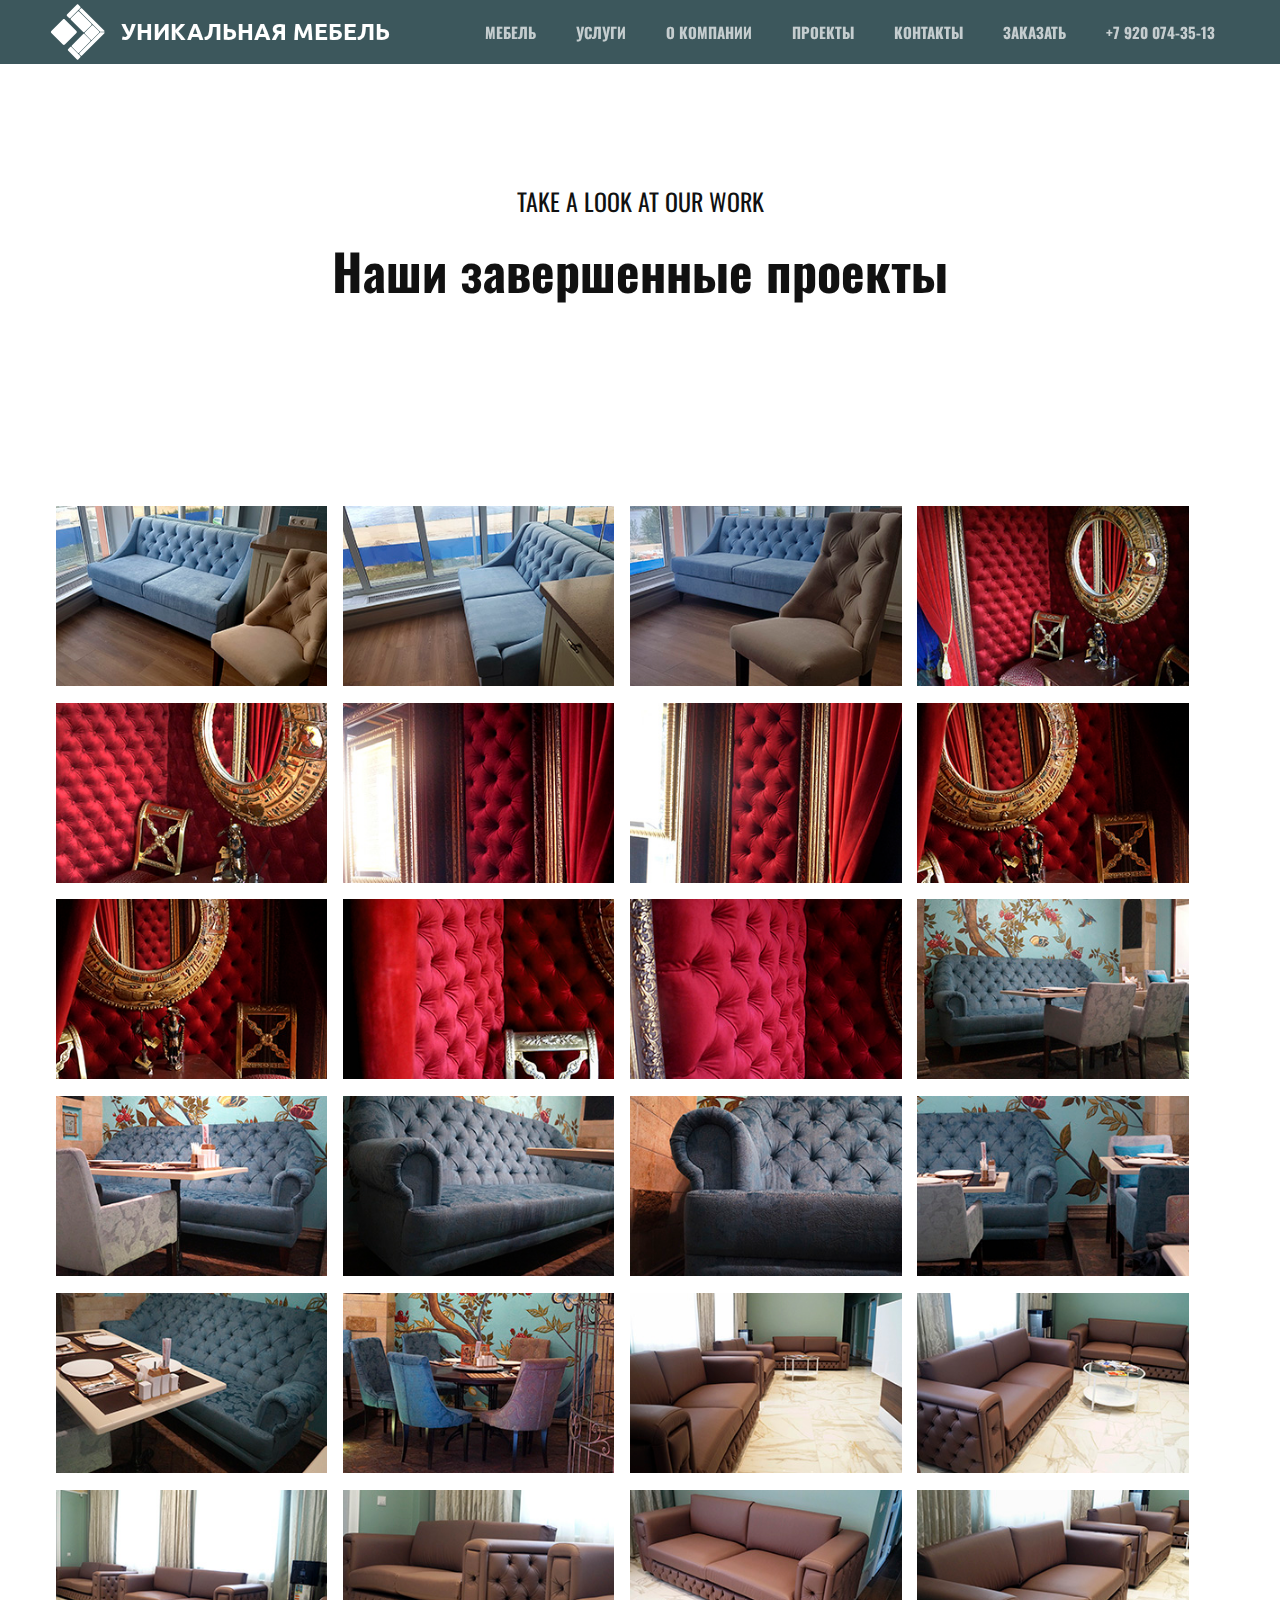
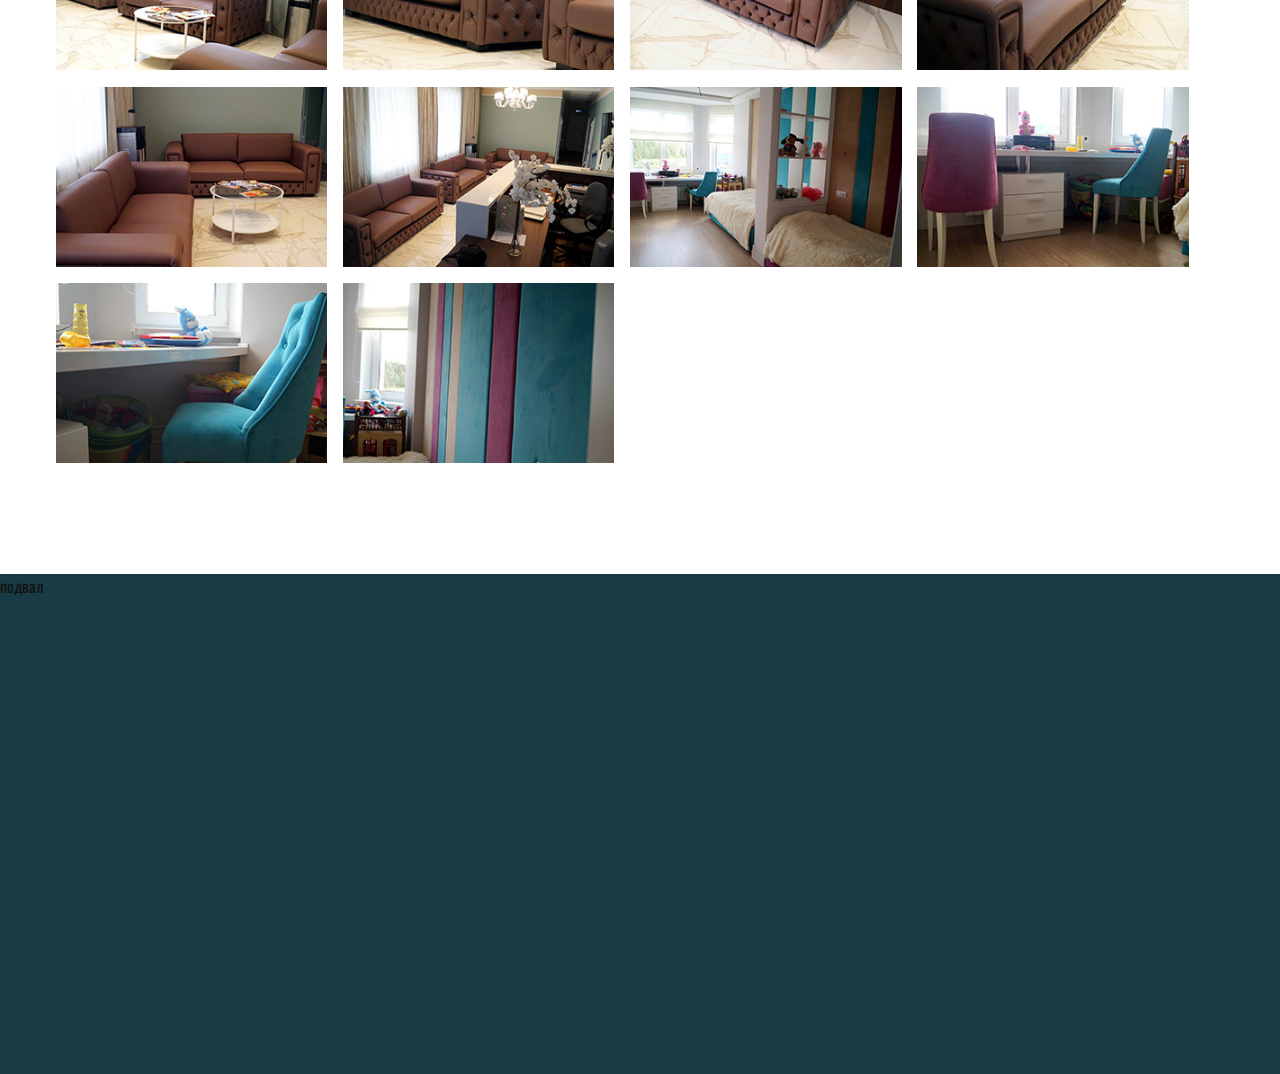
<file: gallery.html>
<!DOCTYPE html>
<html lang="ru">
<head>
	<meta charset="UTF-8">
	<link rel="shortcut icon" href="img/logoUnikaMebel.svg" type="image/x-icon">
	<link rel="stylesheet" href="css.css">
	<link rel="stylesheet" href="fancybox/jquery.fancybox.min.css">
	<link href="https://fonts.googleapis.com/css2?family=Oswald:wght@200;300;400;600;700&family=Ubuntu:wght@400;700&display=swap" rel="stylesheet">
	<meta name="viewport" content="width=device-width, initial-scale=1.0">
	<title>Галлерея</title>
</head>

<body>

	<!--header
==========================-->
<header class="header">
	<div class="container">
		<div class="header_body">
			<div class="logname">
				<a class="header_logo" href="index.html"><img src="img/logoUnikaMebel_white.svg" alt=""></a>
				<h3 class="logo_name">Уникальная мебель</h3>	
			</div>

			<div class="menu_burger">
				<span></span>
			</div>

			<nav class="nav">
				<a class="nav_link" href="index.html">мебель</a>
				<a class="nav_link" href="serviсes.html">услуги</a>
				<a class="nav_link" href="about.html">о компании</a>
				<a class="nav_link" href="gallery.html">проекты</a>
				<a class="nav_link" href="contact.html">контакты</a>
				<a class="nav_link" href="#">заказать</a>
				<a class="nav_link" href="tel:+79200743513">+7 920 074-35-13</a>
			</nav>
		</div>

	</div>
</header>
			
	
<!--intro
==========================
	<div class="intro">

			<div class="intro_inner">
				<h1 class="intro_h1">Галлерея</h1>
				<p class="intro_p"></p>
				<button class="btn" type="button"> заказать </button>
			</div>		

	</div>
	-->

<!--work
==========================-->
	<div class="work">
		<div class="container">
	
			<div class="work_inner">
				<p class="text_p">TAKE A LOOK AT OUR WORK</p>
				<h2 class="text_h">Наши завершенные проекты</h2>
			</div>
		</div>
	</div>
<!--gallery_img
==========================-->
<div class="container">
	<div class="gallery_content">
		<div class="card_image">



			<a data-fancybox="gallery" href="img/gallery/full/0001.jpg">
				<img src="img/gallery/small/0001-min.jpg" alt="">
			</a>
			<a data-fancybox="gallery" href="img/gallery/full/0002.jpg">
				<img src="img/gallery/small/0002-min.jpg" alt="">
			</a>
			<a data-fancybox="gallery" href="img/gallery/full/0003.jpg">
				<img src="img/gallery/small/0003-min.jpg" alt="">
			</a>
			<a data-fancybox="gallery" href="img/gallery/full/0004.jpg">
				<img src="img/gallery/small/0004-min.jpg" alt="">
			</a>
			<a data-fancybox="gallery" href="img/gallery/full/0005.jpg">
				<img src="img/gallery/small/0005-min.jpg" alt="">
			</a>
			<a data-fancybox="gallery" href="img/gallery/full/0006.jpg">
				<img src="img/gallery/small/0006-min.jpg" alt="">
			</a>
			<a data-fancybox="gallery" href="img/gallery/full/0007.jpg">
				<img src="img/gallery/small/0007-min.jpg" alt="">
			</a>
			<a data-fancybox="gallery" href="img/gallery/full/0008.jpg">
				<img src="img/gallery/small/0008-min.jpg" alt="">
			</a>
			<a data-fancybox="gallery" href="img/gallery/full/0009.jpg">
				<img src="img/gallery/small/0009-min.jpg" alt="">
			</a>
			<a data-fancybox="gallery" href="img/gallery/full/0010.jpg">
				<img src="img/gallery/small/0010-min.jpg" alt="">
			</a>
			<a data-fancybox="gallery" href="img/gallery/full/0011.jpg">
				<img src="img/gallery/small/0011-min.jpg" alt="">
			</a>
			<a data-fancybox="gallery" href="img/gallery/full/0012.jpg">
				<img src="img/gallery/small/0012-min.jpg" alt="">
			</a>
			<a data-fancybox="gallery" href="img/gallery/full/0013.jpg">
				<img src="img/gallery/small/0013-min.jpg" alt="">
			</a>
			<a data-fancybox="gallery" href="img/gallery/full/0014.jpg">
				<img src="img/gallery/small/0014-min.jpg" alt="">
			</a>
			<a data-fancybox="gallery" href="img/gallery/full/0015.jpg">
				<img src="img/gallery/small/0015-min.jpg" alt="">
			</a>
			<a data-fancybox="gallery" href="img/gallery/full/0016.jpg">
				<img src="img/gallery/small/0016-min.jpg" alt="">
			</a>
			<a data-fancybox="gallery" href="img/gallery/full/0017.jpg">
				<img src="img/gallery/small/0017-min.jpg" alt="">
			</a>
			<a data-fancybox="gallery" href="img/gallery/full/0018.jpg">
				<img src="img/gallery/small/0018-min.jpg" alt="">
			</a>
			<a data-fancybox="gallery" href="img/gallery/full/0019.jpg">
				<img src="img/gallery/small/0019-min.jpg" alt="">
			</a>
			<a data-fancybox="gallery" href="img/gallery/full/0020.jpg">
				<img src="img/gallery/small/0020-min.jpg" alt="">
			</a>
			<a data-fancybox="gallery" href="img/gallery/full/0021.jpg">
				<img src="img/gallery/small/0021-min.jpg" alt="">
			</a>
			<a data-fancybox="gallery" href="img/gallery/full/0022.jpg">
				<img src="img/gallery/small/0022-min.jpg" alt="">
			</a>
			<a data-fancybox="gallery" href="img/gallery/full/0023.jpg">
				<img src="img/gallery/small/0023-min.jpg" alt="">
			</a>
			<a data-fancybox="gallery" href="img/gallery/full/0024.jpg">
				<img src="img/gallery/small/0024-min.jpg" alt="">
			</a>
			<a data-fancybox="gallery" href="img/gallery/full/0025.jpg">
				<img src="img/gallery/small/0025-min.jpg" alt="">
			</a>
			<a data-fancybox="gallery" href="img/gallery/full/0026.jpg">
				<img src="img/gallery/small/0026-min.jpg" alt="">
			</a>
			<a data-fancybox="gallery" href="img/gallery/full/0027.jpg">
				<img src="img/gallery/small/0027-min.jpg" alt="">
			</a>
			<a data-fancybox="gallery" href="img/gallery/full/0028.jpg">
				<img src="img/gallery/small/0028-min.jpg" alt="">
			</a>
			<a data-fancybox="gallery" href="img/gallery/full/0029.jpg">
				<img src="img/gallery/small/0029-min.jpg" alt="">
			</a>
			<a data-fancybox="gallery" href="img/gallery/full/0030.jpg">
				<img src="img/gallery/small/0030-min.jpg" alt="">
			</a>



		</div>
	</div>
</div>


<!--footer
==========================-->
<footer class="footer">
	подвал
</footer>

<script src="https://code.jquery.com/jquery-3.4.1.slim.min.js"></script>
<script src="js/js.js"></script>
<script src="fancybox/jquery.fancybox.min.js"></script>

</body>

</html>
</file>
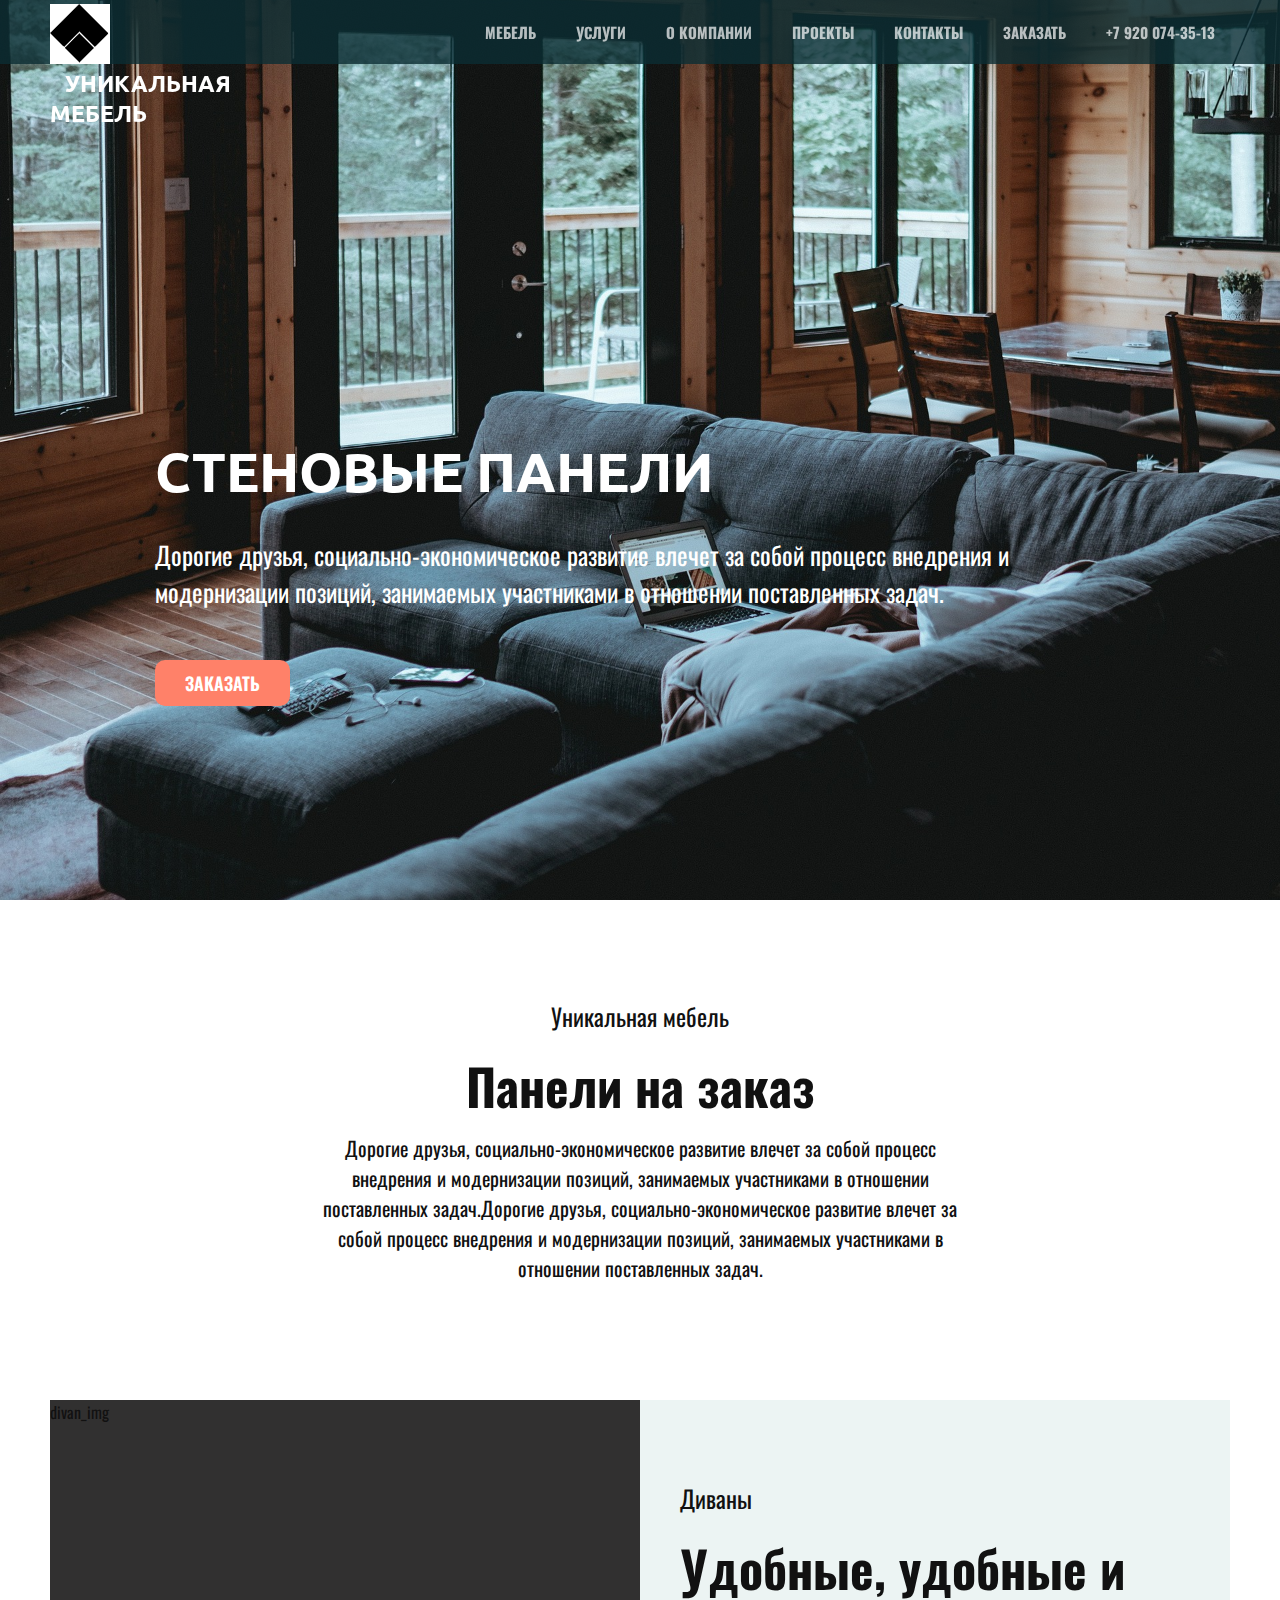
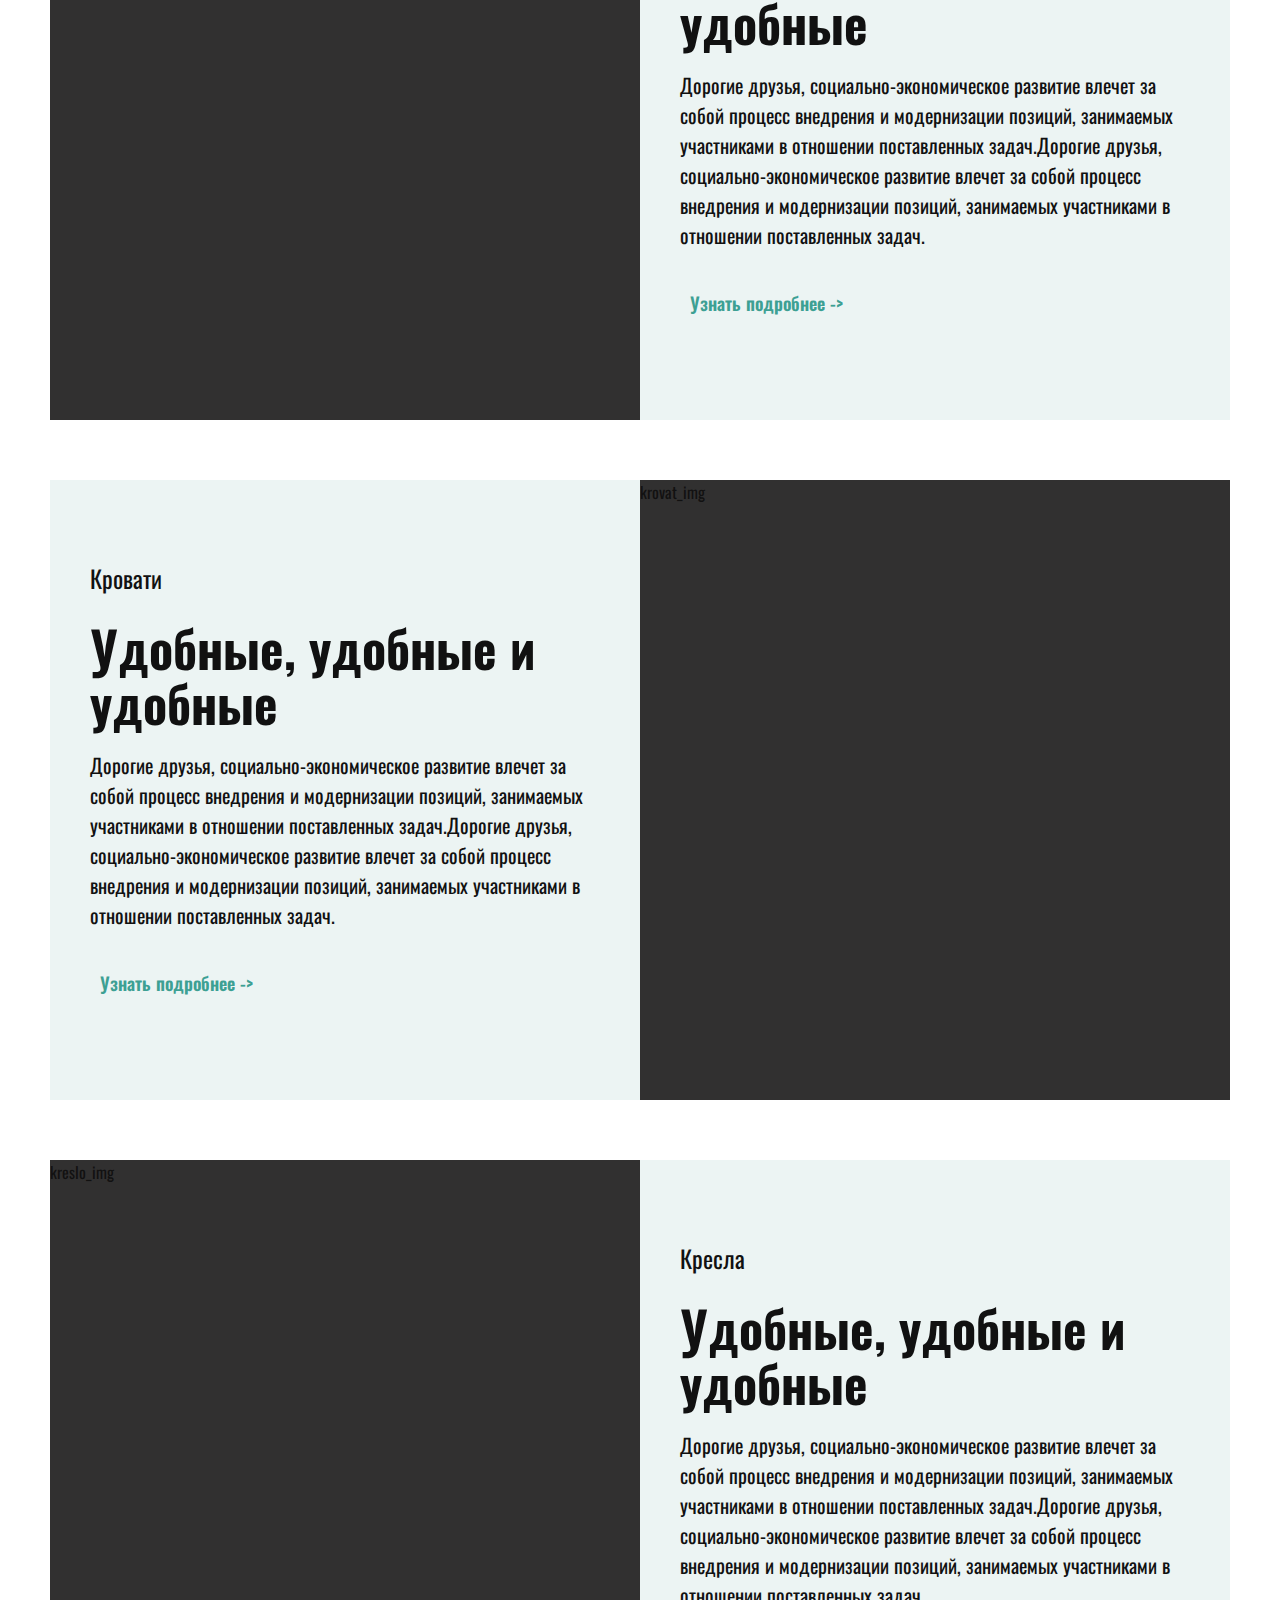
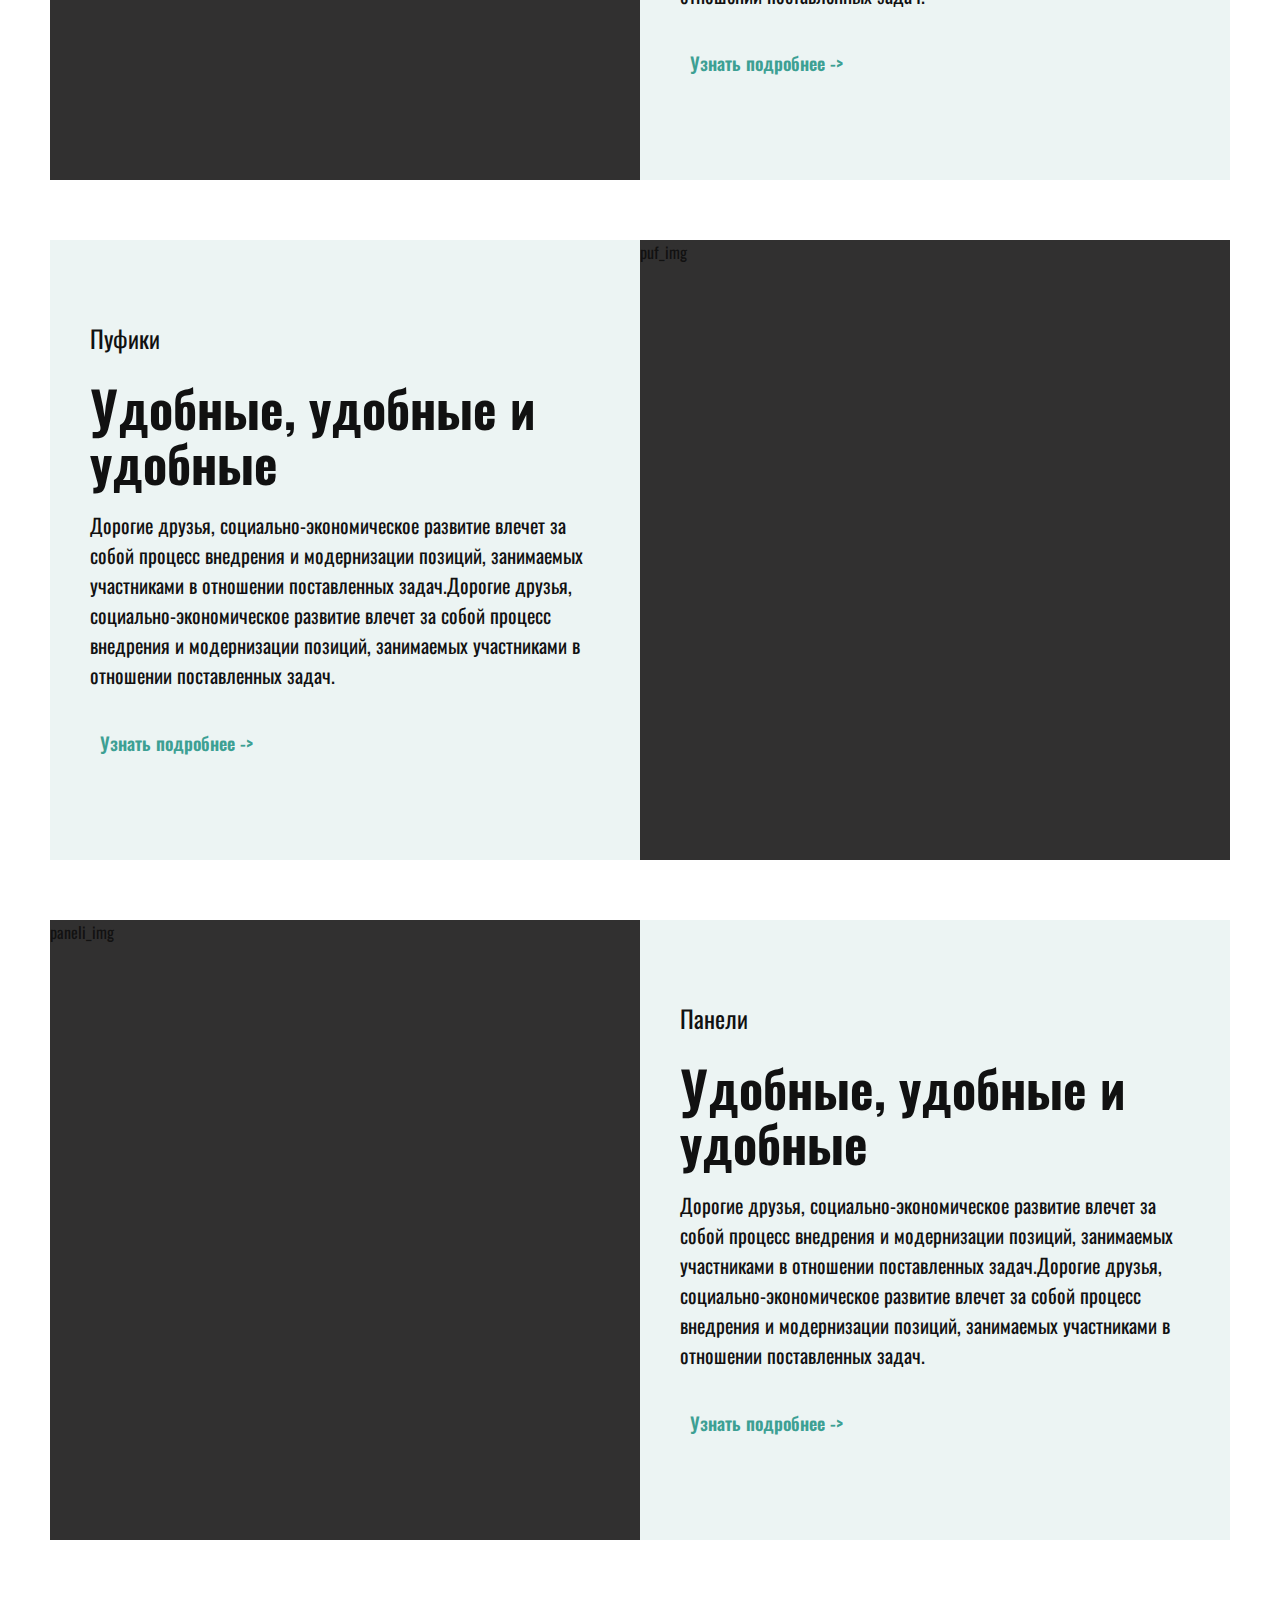
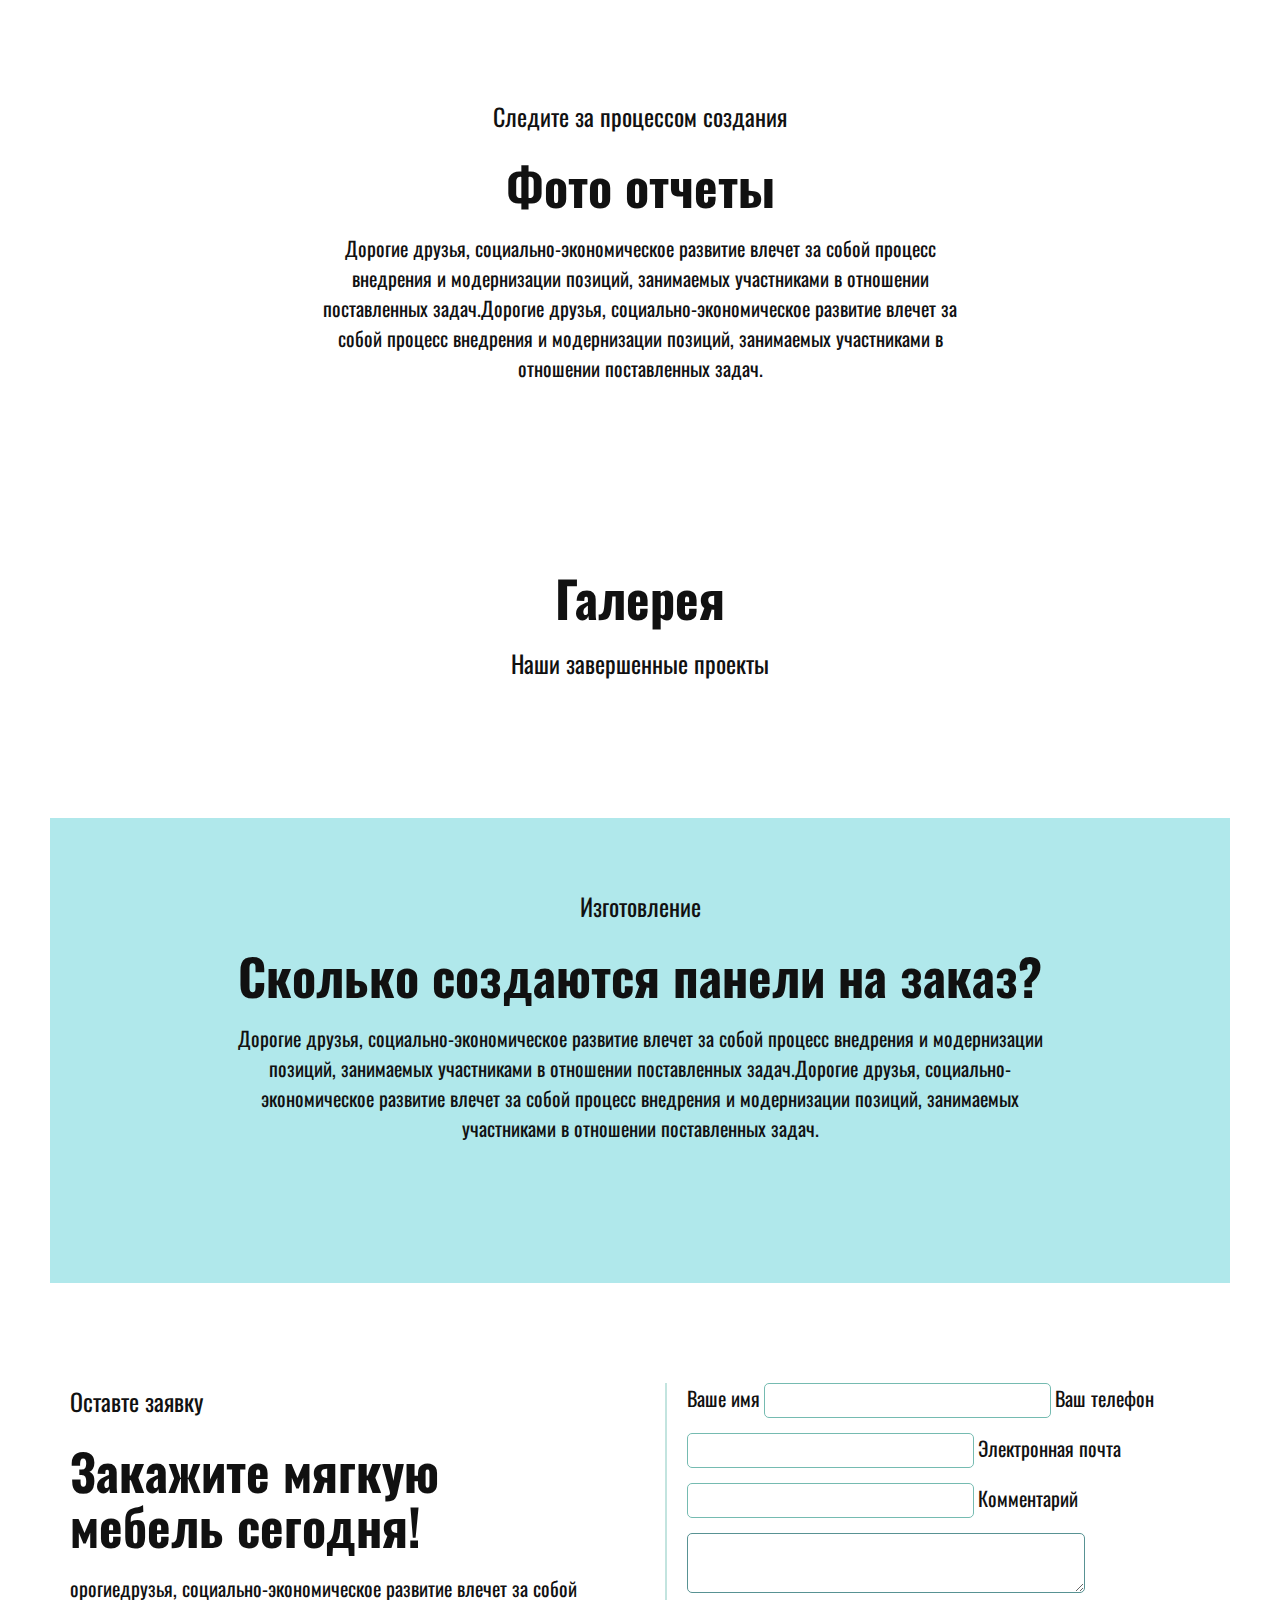
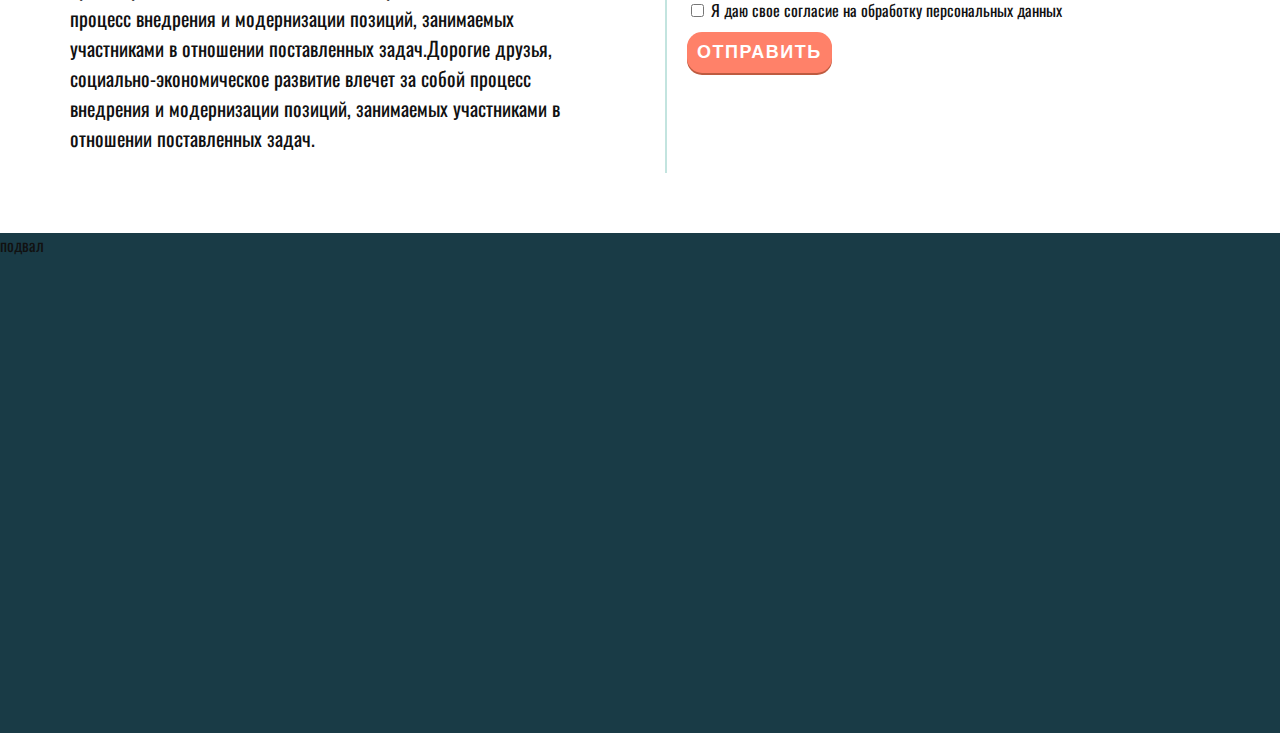
<file: panels.html>
<!DOCTYPE html>
<html lang="ru">
<head>
	<meta charset="UTF-8">
	<link rel="stylesheet" href="css.css">
	<link href="https://fonts.googleapis.com/css2?family=Oswald:wght@200;300;400;600;700&family=Ubuntu:wght@400;700&display=swap" rel="stylesheet">
	<meta name="viewport" content="width=device-width, initial-scale=1.0">
	<title>новый №3</title>

</head>

<body>

	<!--header
==========================-->
<header class="header">
	<div class="container">
		<div class="header_body">
			<a class="header_logo" href="index.html">
				<img src="img/logo.png" alt="">
				<h class="logo_name">Уникальная мебель</h>
			</a>

			<div class="menu_burger">
				<span></span>
			</div>

			<nav class="nav">
				<a class="nav_link" href="index.html">мебель</a>
				<a class="nav_link" href="serviсes.html">услуги</a>
				<a class="nav_link" href="about.html">о компании</a>
				<a class="nav_link" href="gallery.html">проекты</a>
				<a class="nav_link" href="contact.html">контакты</a>
				<a class="nav_link" href="#">заказать</a>
				<a class="nav_link" href="tel:+79200743513">+7 920 074-35-13</a>
			</nav>
		</div>

	</div>
</header>
	
<!--intro
==========================-->
	<div class="intro">
		<div class="container">

			<div class="intro_inner">
				<h1 class="intro_h1">стеновые панели</h1>
				<p class="intro_p">Дорогие друзья, социально-экономическое развитие влечет за собой процесс внедрения и модернизации позиций,
				 занимаемых участниками в отношении поставленных задач.</p>
				<button class="btn" type="button"> заказать </button>
			</div>		
		</div>
	</div>

<!--work
==========================-->
<div class="work">
	<div class="container">

		<div class="work_inner">
			<p class="text_p">Уникальная мебель</p>
			<h2 class="text_h">Панели на заказ</h2>
			<p class="text_p2">Дорогие друзья, социально-экономическое развитие влечет за собой процесс внедрения и модернизации позиций,
			 занимаемых участниками в отношении поставленных задач.Дорогие друзья, социально-экономическое развитие влечет за собой процесс
			 внедрения и модернизации позиций, занимаемых участниками в отношении поставленных задач.</p>
		</div>
	</div>
</div>

<!--mebel-container
==========================-->
<div class="mebel_list">
	<div class="container">
			
		<div class="mebel">
			<div class="divan">
				<div class="mebel_img">divan_img</div>
				<div class="mebel_text">
					<p class="text_p">Диваны</p>
					<h2 class="text_h">Удобные, удобные и удобные</h2>
					<p class="text_p2">Дорогие друзья, социально-экономическое развитие влечет за собой процесс внедрения и модернизации позиций,
					 занимаемых участниками в отношении поставленных задач.Дорогие друзья, социально-экономическое развитие влечет за собой процесс
					 внедрения и модернизации позиций, занимаемых участниками в отношении поставленных задач.</p>
					 <a href="#" class="mebel_a_podrobnee">Узнать подробнее -> </a>
				</div>
			</div>
		</div>

		<div class="mebel">
			<div class="krovat">
				<div class="mebel_text">
					<p class="text_p">Кровати</p>
					<h2 class="text_h">Удобные, удобные и удобные</h2>
					<p class="text_p2">Дорогие друзья, социально-экономическое развитие влечет за собой процесс внедрения и модернизации позиций,
					 занимаемых участниками в отношении поставленных задач.Дорогие друзья, социально-экономическое развитие влечет за собой процесс
					 внедрения и модернизации позиций, занимаемых участниками в отношении поставленных задач.</p>
					 <a href="#" class="mebel_a_podrobnee">Узнать подробнее -> </a>
				</div>
				<div class="mebel_img">krovat_img</div>
			</div>
		</div>
			
		<div class="mebel">
			<div class="kreslo">
				<div class="mebel_img">kreslo_img</div>
				<div class="mebel_text">
					<p class="text_p">Кресла</p>
					<h2 class="text_h">Удобные, удобные и удобные</h2>
					<p class="text_p2">Дорогие друзья, социально-экономическое развитие влечет за собой процесс внедрения и модернизации позиций,
					 занимаемых участниками в отношении поставленных задач.Дорогие друзья, социально-экономическое развитие влечет за собой процесс
					 внедрения и модернизации позиций, занимаемых участниками в отношении поставленных задач.</p>
					 <a href="#" class="mebel_a_podrobnee">Узнать подробнее -> </a>
				</div>
			</div>
		</div>

		<div class="mebel">
			<div class="puf">
				<div class="mebel_text">
					<p class="text_p">Пуфики</p>
					<h2 class="text_h">Удобные, удобные и удобные</h2>
					<p class="text_p2">Дорогие друзья, социально-экономическое развитие влечет за собой процесс внедрения и модернизации позиций,
					 занимаемых участниками в отношении поставленных задач.Дорогие друзья, социально-экономическое развитие влечет за собой процесс
					 внедрения и модернизации позиций, занимаемых участниками в отношении поставленных задач.</p>
					 <a href="#" class="mebel_a_podrobnee">Узнать подробнее -> </a>
				</div>
				<div class="mebel_img">puf_img</div>
			</div>
		</div>

		<div class="mebel">
			<div class="paneli">
				<div class="mebel_img">paneli_img</div>
				<div class="mebel_text">
					<p class="text_p">Панели</p>
					<h2 class="text_h">Удобные, удобные и удобные</h2>
					<p class="text_p2">Дорогие друзья, социально-экономическое развитие влечет за собой процесс внедрения и модернизации позиций,
					 занимаемых участниками в отношении поставленных задач.Дорогие друзья, социально-экономическое развитие влечет за собой процесс
					 внедрения и модернизации позиций, занимаемых участниками в отношении поставленных задач.</p>
					 <a href="#" class="mebel_a_podrobnee">Узнать подробнее -> </a>
				</div>
			</div>
		</div>

	</div>
</div>

<!--prozes
==========================-->
<div class="work">
	<div class="container">

		<div class="work_inner">
			<p class="text_p">Следите за процессом создания</p>
			<h2 class="text_h">Фото отчеты</h2>
			<p class="text_p2">Дорогие друзья, социально-экономическое развитие влечет за собой процесс внедрения и модернизации позиций,
			 занимаемых участниками в отношении поставленных задач.Дорогие друзья, социально-экономическое развитие влечет за собой процесс
			 внедрения и модернизации позиций, занимаемых участниками в отношении поставленных задач.</p>
		</div>
	</div>
</div>

<!--galery
==========================-->
<div class="container">

		<div class="galery_hed">
			<h2 class="text_h">Галерея</h2>
			<p class="text_p">Наши завершенные проекты</p>
		</div>

		<div class="galery">

			<a class="galery_a" href="bedroom.html">
				<div class="galery_cont">
					<h2 class="">мебель в гостиную</h2>
				</div>
			</a>

			<a class="galery_a" href="bedroom.html">	
				<div class="galery_cont">
					<h2 class="">мебель в спальню</h2>
				</div>
			</a>

			<a class="galery_a" href="bedroom.html">	
				<div class="galery_cont">
					<h2 class="">мебель в прихожую</h2>
				</div>
			</a>

			<a class="galery_a" href="bedroom.html">	
				<div class="galery_cont">
					<h2 class="">мебель на кухню</h2>
				</div>
			</a>

		</div>

</div>

<!--way
==========================-->
<div>
	<div></div>
	<div></div>
	<div></div>
	<div></div>
	<div></div>
</div>

<!--time-dev
==========================-->
<div class="time">
	<div class="container">
		<div class="time_dev">
			<div class="time_text">
				<p class="text_p">Изготовление</p>
				<h2 class="text_h">Сколько создаются панели на заказ?</h2>
				<p class="text_p2">Дорогие друзья, социально-экономическое развитие влечет за собой процесс внедрения и модернизации позиций,
			 	занимаемых участниками в отношении поставленных задач.Дорогие друзья, социально-экономическое развитие влечет за собой процесс
			 	внедрения и модернизации позиций, занимаемых участниками в отношении поставленных задач.</p>
			</div>
		</div>
	</div>
</div>
<!--forma
==========================-->
<div class="forma">
	<div class="container">

		<div class="forma_box">

			<div class="forma_text">
				<p class="text_p">Оставте заявку</p>
					<h2 class="text_h">Закажите мягкую мебель сегодня!</h2>
					<p class="text_p2">	
						орогиедрузья, социально-экономическое развитие влечет за собой процесс внедрения и модернизации позиций,
						занимаемых участниками в отношении поставленных задач.Дорогие друзья, социально-экономическое развитие влечет за собой процесс
					 внедрения и модернизации позиций, занимаемых участниками в отношении поставленных задач.</p>
			</div>


			<div class="forma_form">
				<form class="form" action="#" method="post">
					
				
					<label class="form_label" for="">Ваше имя</label>
					<input class="form_input" type="text" name="input_name">
				
				
					<label class="form_label" for="">Ваш телефон</label>
					<input class="form_input" type="tel" name="input_phone">
			
				
					<label class="form_label" for="">Электронная почта</label>
					<input class="form_input" type="text" name="input_mail">
				
					<label class="form_label" for="">Комментарий</label>
					<textarea class="form_comm" name="form_comm" id="" cols="30" rows="3"></textarea>
				 	
					 <div>
						<input type="checkbox" value="yes" name="input_privat">
						<label for="">Я даю свое согласие на обработку персональных данных</label>
					 </div>

					 <div>
					 	<button class="form_btn">Отправить</button>
					 	
					 </div>


				</form>
			</div>

		</div>

	</div>
</div>
<!--footer
==========================-->
<footer class="footer">
	подвал
</footer>

<script src="https://code.jquery.com/jquery-3.4.1.slim.min.js"></script>
<script src="js/js.js"></script>

</body>

</html>
</file>
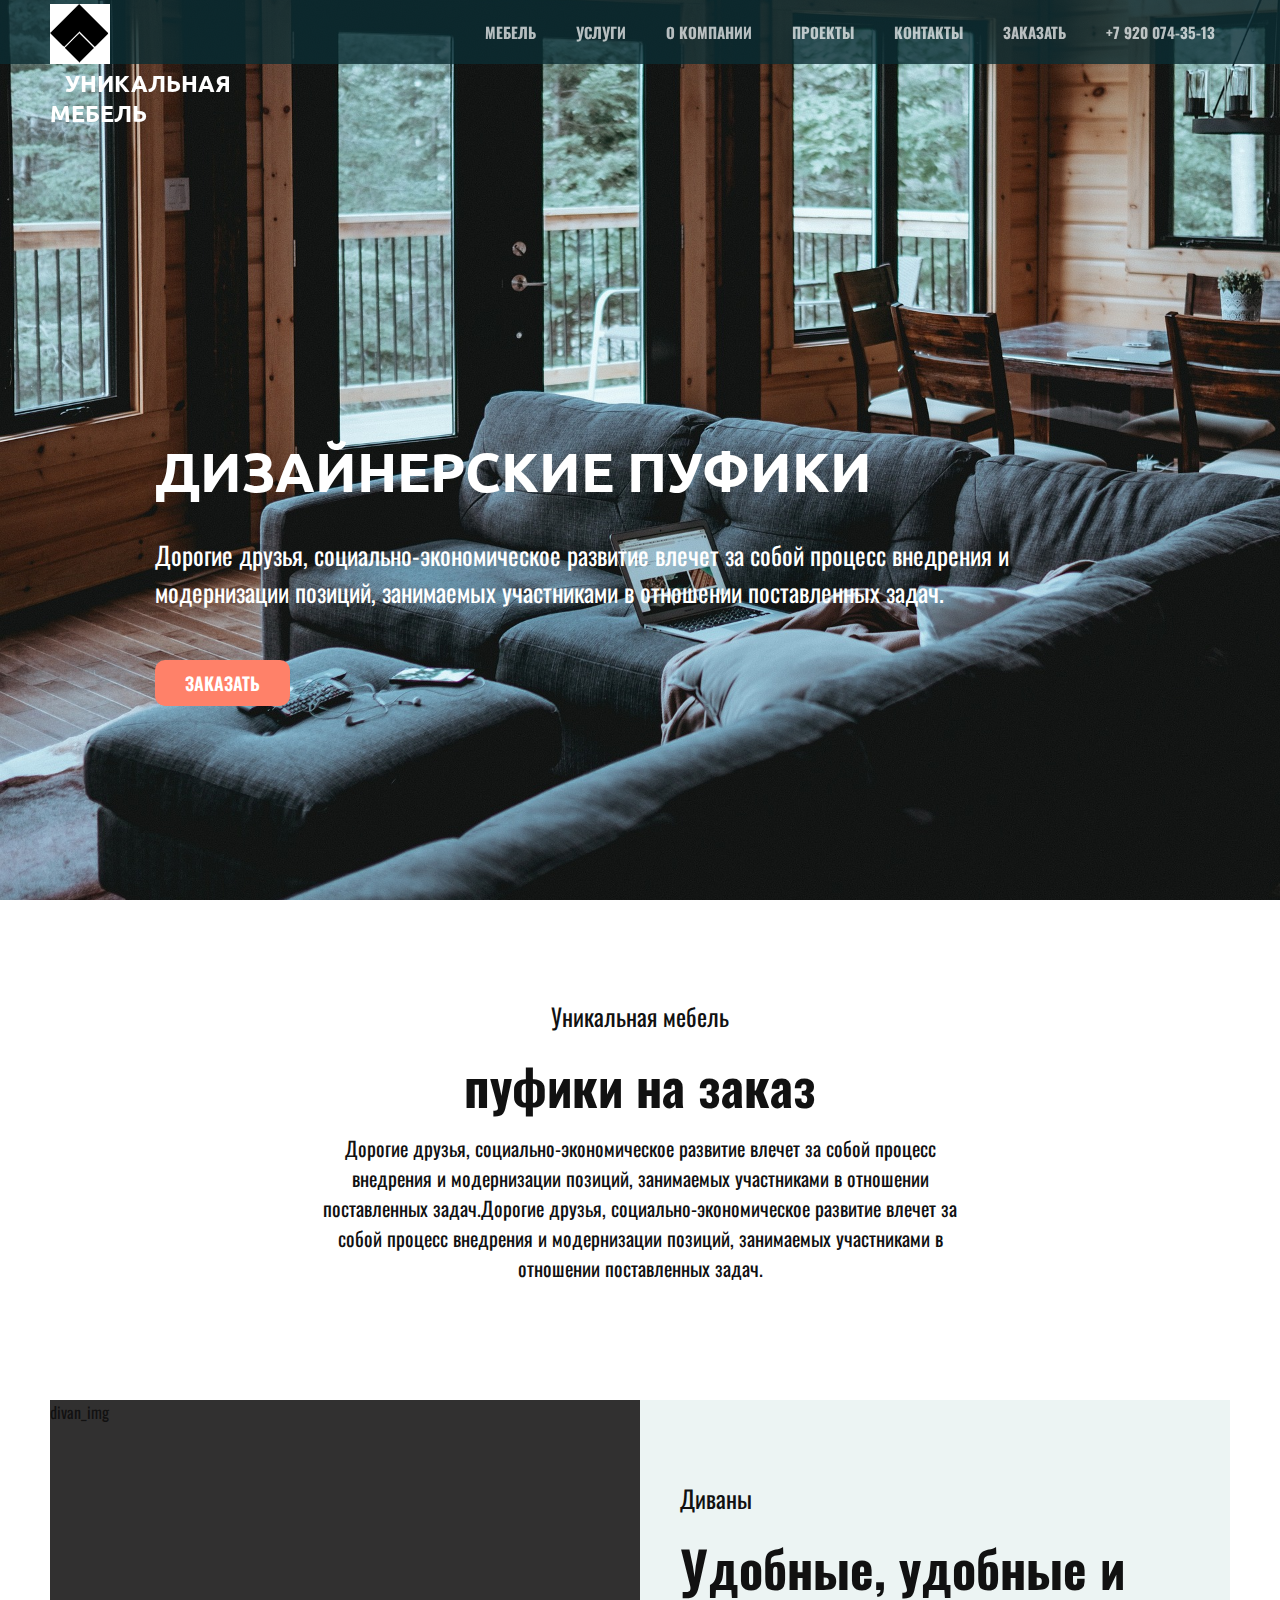
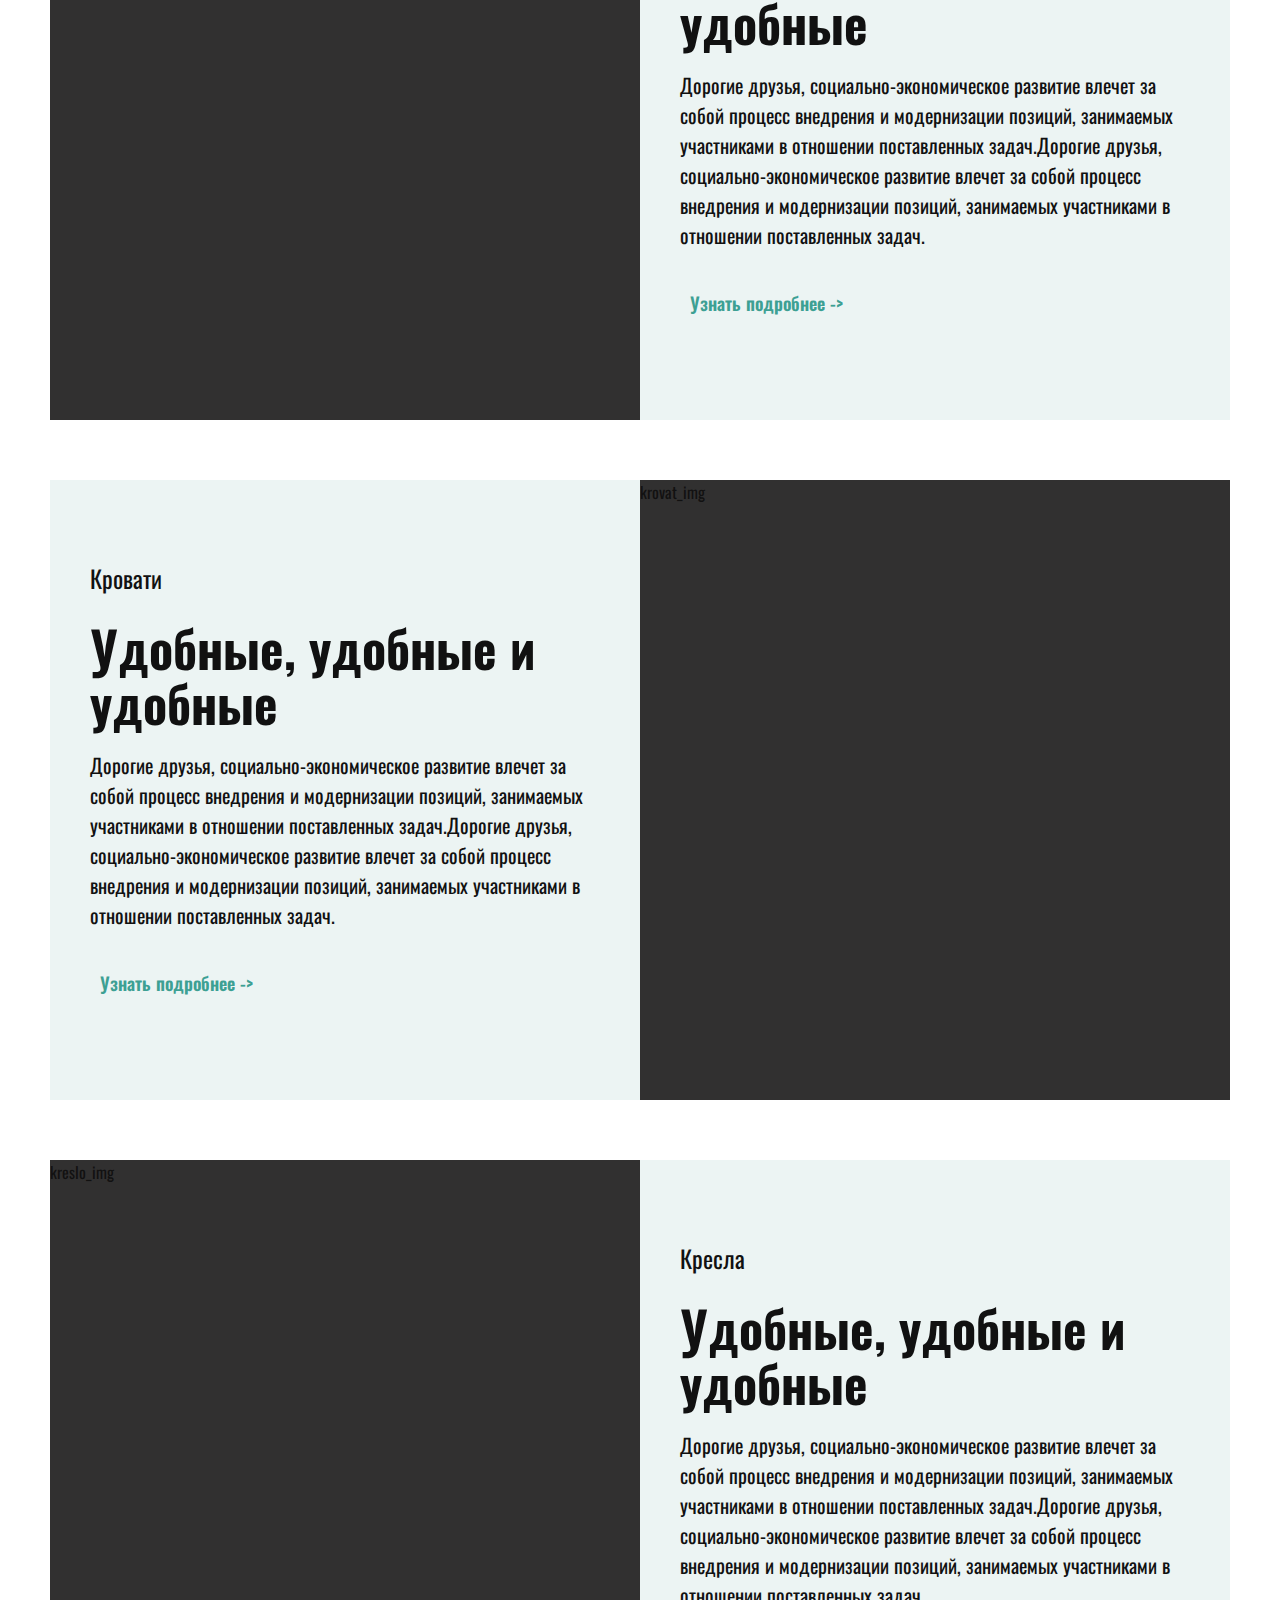
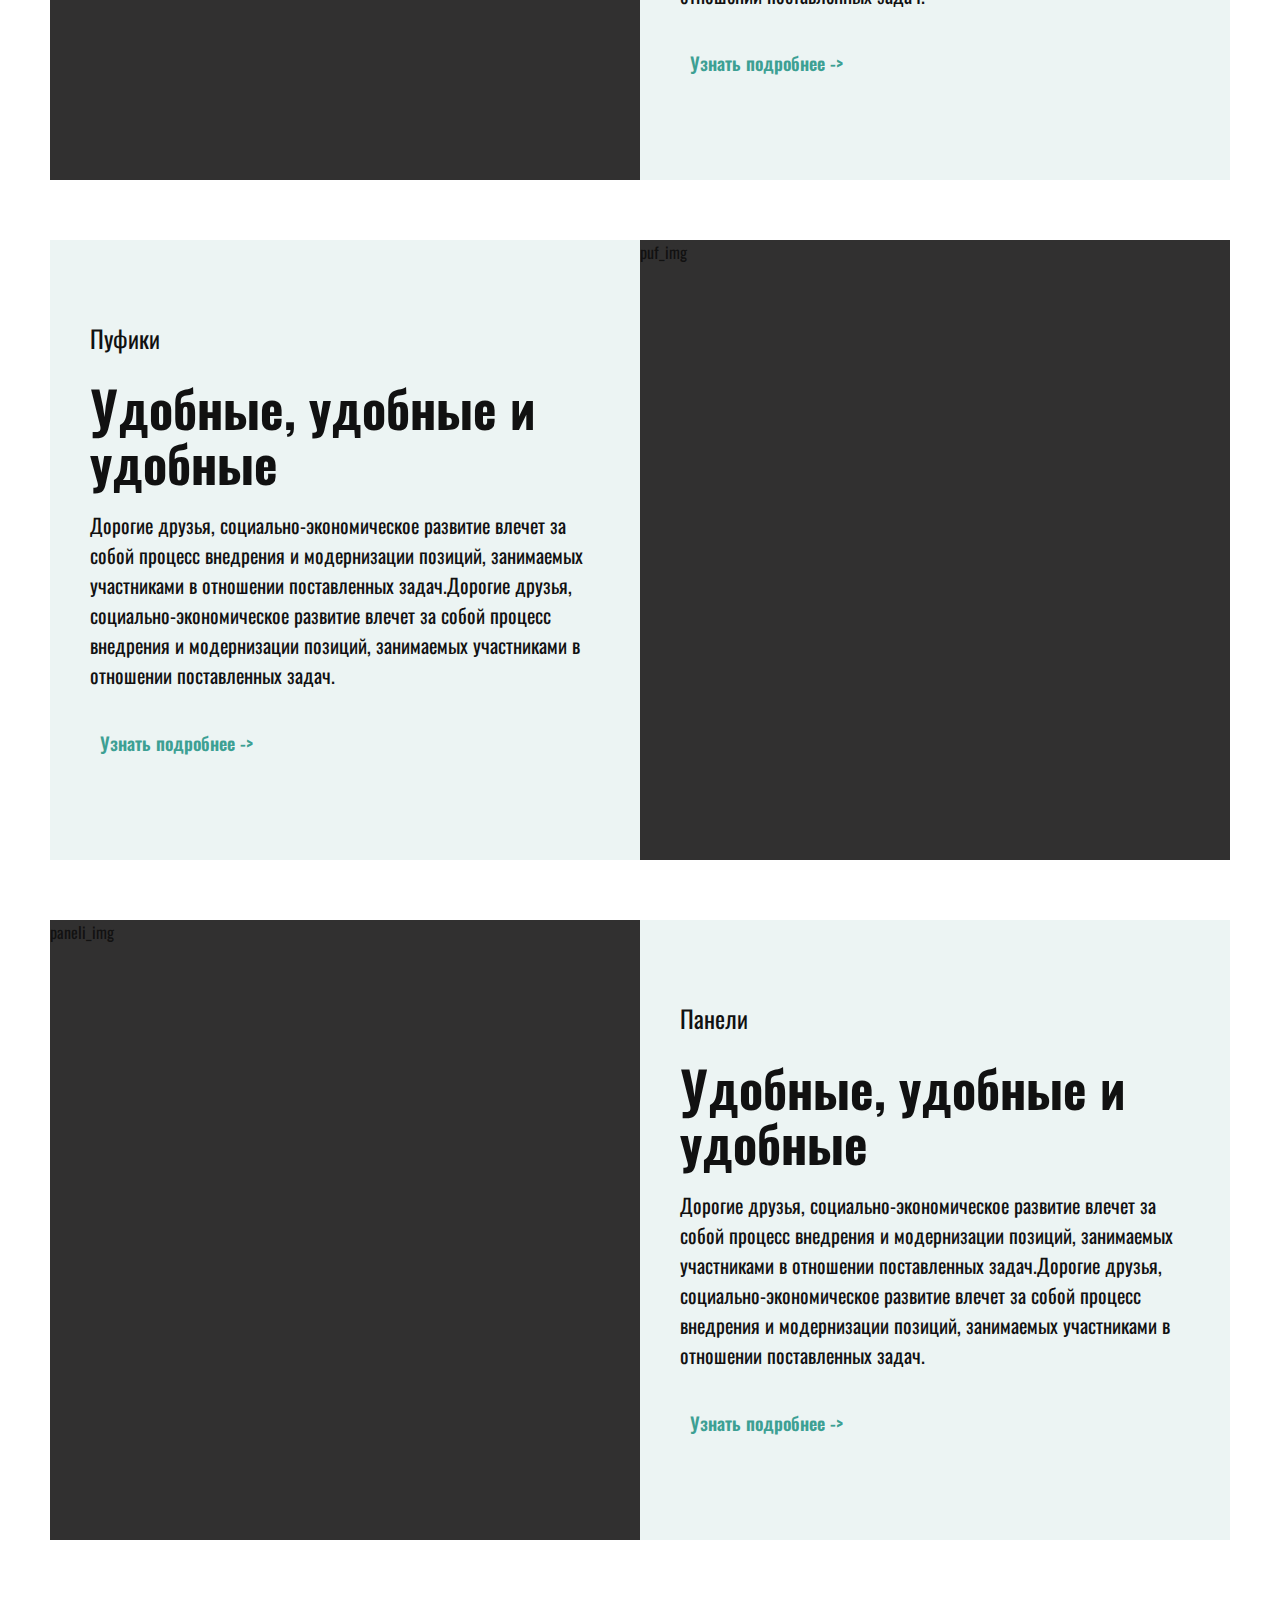
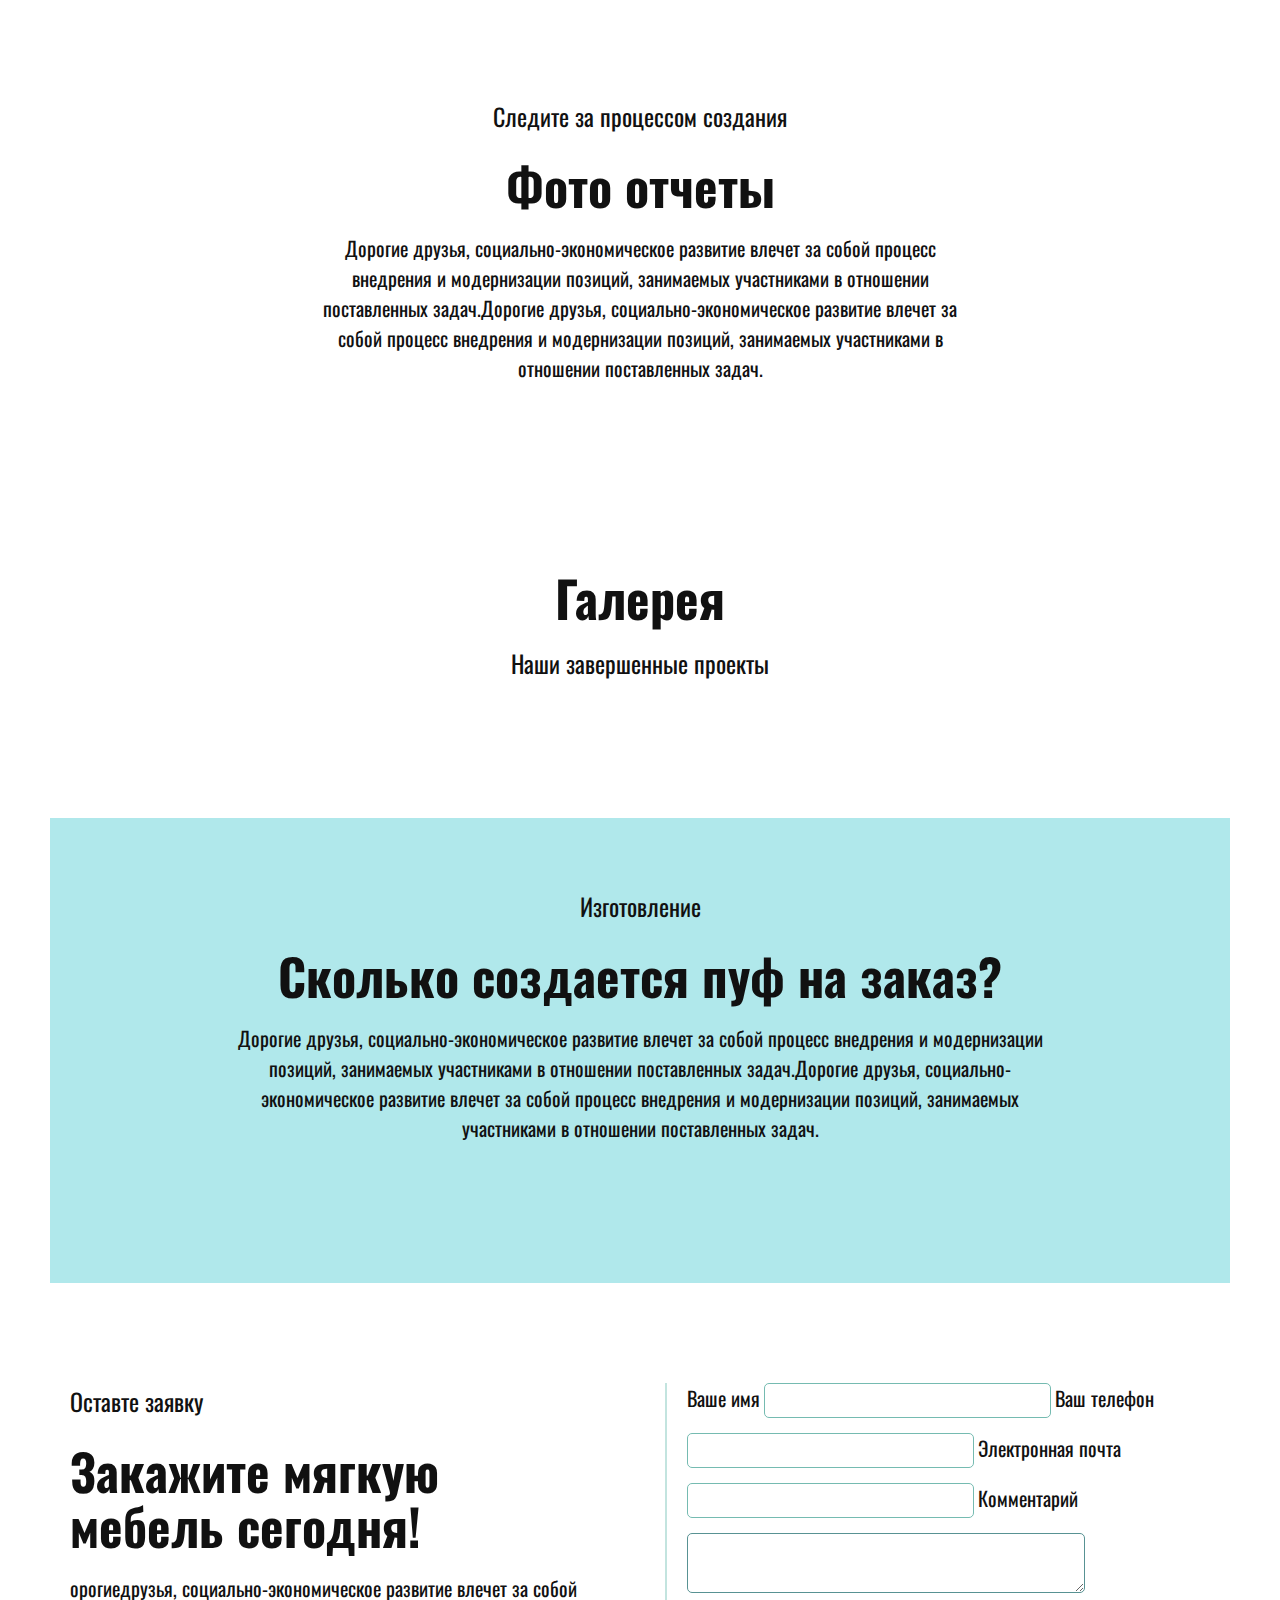
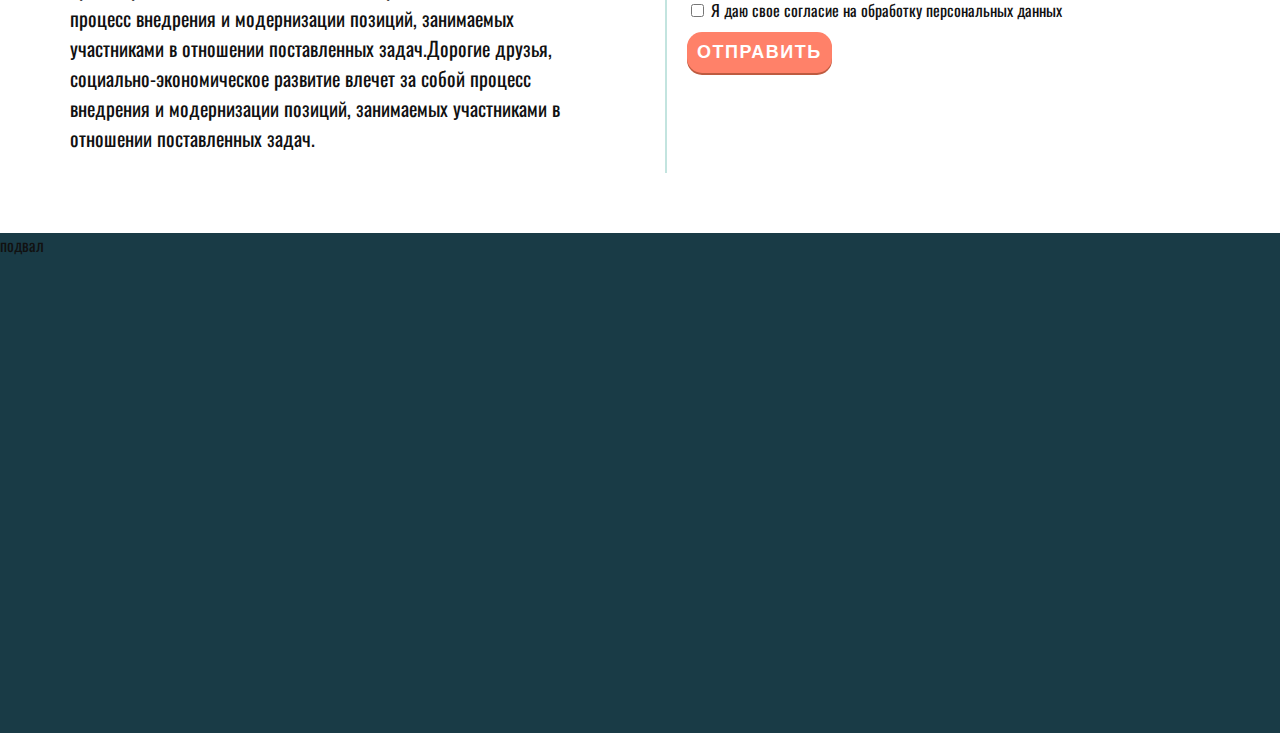
<file: pouf.html>
<!DOCTYPE html>
<html lang="ru">
<head>
	<meta charset="UTF-8">
	<link rel="stylesheet" href="css.css">
	<link href="https://fonts.googleapis.com/css2?family=Oswald:wght@200;300;400;600;700&family=Ubuntu:wght@400;700&display=swap" rel="stylesheet">
	<meta name="viewport" content="width=device-width, initial-scale=1.0">
	<title>новый №3</title>

</head>

<body>

	<!--header
==========================-->
<header class="header">
	<div class="container">
		<div class="header_body">
			<a class="header_logo" href="index.html">
				<img src="img/logo.png" alt="">
				<h class="logo_name">Уникальная мебель</h>
			</a>

			<div class="menu_burger">
				<span></span>
			</div>

			<nav class="nav">
				<a class="nav_link" href="index.html">мебель</a>
				<a class="nav_link" href="serviсes.html">услуги</a>
				<a class="nav_link" href="about.html">о компании</a>
				<a class="nav_link" href="gallery.html">проекты</a>
				<a class="nav_link" href="contact.html">контакты</a>
				<a class="nav_link" href="#">заказать</a>
				<a class="nav_link" href="tel:+79200743513">+7 920 074-35-13</a>
			</nav>
		</div>

	</div>
</header>
	
<!--intro
==========================-->
	<div class="intro">
		<div class="container">

			<div class="intro_inner">
				<h1 class="intro_h1">дизайнерские пуфики</h1>
				<p class="intro_p">Дорогие друзья, социально-экономическое развитие влечет за собой процесс внедрения и модернизации позиций,
				 занимаемых участниками в отношении поставленных задач.</p>
				<button class="btn" type="button"> заказать </button>
			</div>		
		</div>
	</div>

<!--work
==========================-->
<div class="work">
	<div class="container">

		<div class="work_inner">
			<p class="text_p">Уникальная мебель</p>
			<h2 class="text_h">пуфики на заказ</h2>
			<p class="text_p2">Дорогие друзья, социально-экономическое развитие влечет за собой процесс внедрения и модернизации позиций,
			 занимаемых участниками в отношении поставленных задач.Дорогие друзья, социально-экономическое развитие влечет за собой процесс
			 внедрения и модернизации позиций, занимаемых участниками в отношении поставленных задач.</p>
		</div>
	</div>
</div>

<!--mebel-container
==========================-->
<div class="mebel_list">
	<div class="container">
			
		<div class="mebel">
			<div class="divan">
				<div class="mebel_img">divan_img</div>
				<div class="mebel_text">
					<p class="text_p">Диваны</p>
					<h2 class="text_h">Удобные, удобные и удобные</h2>
					<p class="text_p2">Дорогие друзья, социально-экономическое развитие влечет за собой процесс внедрения и модернизации позиций,
					 занимаемых участниками в отношении поставленных задач.Дорогие друзья, социально-экономическое развитие влечет за собой процесс
					 внедрения и модернизации позиций, занимаемых участниками в отношении поставленных задач.</p>
					 <a href="#" class="mebel_a_podrobnee">Узнать подробнее -> </a>
				</div>
			</div>
		</div>

		<div class="mebel">
			<div class="krovat">
				<div class="mebel_text">
					<p class="text_p">Кровати</p>
					<h2 class="text_h">Удобные, удобные и удобные</h2>
					<p class="text_p2">Дорогие друзья, социально-экономическое развитие влечет за собой процесс внедрения и модернизации позиций,
					 занимаемых участниками в отношении поставленных задач.Дорогие друзья, социально-экономическое развитие влечет за собой процесс
					 внедрения и модернизации позиций, занимаемых участниками в отношении поставленных задач.</p>
					 <a href="#" class="mebel_a_podrobnee">Узнать подробнее -> </a>
				</div>
				<div class="mebel_img">krovat_img</div>
			</div>
		</div>
			
		<div class="mebel">
			<div class="kreslo">
				<div class="mebel_img">kreslo_img</div>
				<div class="mebel_text">
					<p class="text_p">Кресла</p>
					<h2 class="text_h">Удобные, удобные и удобные</h2>
					<p class="text_p2">Дорогие друзья, социально-экономическое развитие влечет за собой процесс внедрения и модернизации позиций,
					 занимаемых участниками в отношении поставленных задач.Дорогие друзья, социально-экономическое развитие влечет за собой процесс
					 внедрения и модернизации позиций, занимаемых участниками в отношении поставленных задач.</p>
					 <a href="#" class="mebel_a_podrobnee">Узнать подробнее -> </a>
				</div>
			</div>
		</div>

		<div class="mebel">
			<div class="puf">
				<div class="mebel_text">
					<p class="text_p">Пуфики</p>
					<h2 class="text_h">Удобные, удобные и удобные</h2>
					<p class="text_p2">Дорогие друзья, социально-экономическое развитие влечет за собой процесс внедрения и модернизации позиций,
					 занимаемых участниками в отношении поставленных задач.Дорогие друзья, социально-экономическое развитие влечет за собой процесс
					 внедрения и модернизации позиций, занимаемых участниками в отношении поставленных задач.</p>
					 <a href="#" class="mebel_a_podrobnee">Узнать подробнее -> </a>
				</div>
				<div class="mebel_img">puf_img</div>
			</div>
		</div>

		<div class="mebel">
			<div class="paneli">
				<div class="mebel_img">paneli_img</div>
				<div class="mebel_text">
					<p class="text_p">Панели</p>
					<h2 class="text_h">Удобные, удобные и удобные</h2>
					<p class="text_p2">Дорогие друзья, социально-экономическое развитие влечет за собой процесс внедрения и модернизации позиций,
					 занимаемых участниками в отношении поставленных задач.Дорогие друзья, социально-экономическое развитие влечет за собой процесс
					 внедрения и модернизации позиций, занимаемых участниками в отношении поставленных задач.</p>
					 <a href="#" class="mebel_a_podrobnee">Узнать подробнее -> </a>
				</div>
			</div>
		</div>

	</div>
</div>

<!--prozes
==========================-->
<div class="work">
	<div class="container">

		<div class="work_inner">
			<p class="text_p">Следите за процессом создания</p>
			<h2 class="text_h">Фото отчеты</h2>
			<p class="text_p2">Дорогие друзья, социально-экономическое развитие влечет за собой процесс внедрения и модернизации позиций,
			 занимаемых участниками в отношении поставленных задач.Дорогие друзья, социально-экономическое развитие влечет за собой процесс
			 внедрения и модернизации позиций, занимаемых участниками в отношении поставленных задач.</p>
		</div>
	</div>
</div>

<!--galery
==========================-->
<div class="container">

		<div class="galery_hed">
			<h2 class="text_h">Галерея</h2>
			<p class="text_p">Наши завершенные проекты</p>
		</div>

		<div class="galery">

			<a class="galery_a" href="bedroom.html">
				<div class="galery_cont">
					<h2 class="">мебель в гостиную</h2>
				</div>
			</a>

			<a class="galery_a" href="bedroom.html">	
				<div class="galery_cont">
					<h2 class="">мебель в спальню</h2>
				</div>
			</a>

			<a class="galery_a" href="bedroom.html">	
				<div class="galery_cont">
					<h2 class="">мебель в прихожую</h2>
				</div>
			</a>

			<a class="galery_a" href="bedroom.html">	
				<div class="galery_cont">
					<h2 class="">мебель на кухню</h2>
				</div>
			</a>

		</div>

</div>

<!--way
==========================-->
<div>
	<div></div>
	<div></div>
	<div></div>
	<div></div>
	<div></div>
</div>

<!--time-dev
==========================-->
<div class="time">
	<div class="container">
		<div class="time_dev">
			<div class="time_text">
				<p class="text_p">Изготовление</p>
				<h2 class="text_h">Сколько создается пуф на заказ?</h2>
				<p class="text_p2">Дорогие друзья, социально-экономическое развитие влечет за собой процесс внедрения и модернизации позиций,
			 	занимаемых участниками в отношении поставленных задач.Дорогие друзья, социально-экономическое развитие влечет за собой процесс
			 	внедрения и модернизации позиций, занимаемых участниками в отношении поставленных задач.</p>
			</div>
		</div>
	</div>
</div>
<!--forma
==========================-->
<div class="forma">
	<div class="container">

		<div class="forma_box">

			<div class="forma_text">
				<p class="text_p">Оставте заявку</p>
					<h2 class="text_h">Закажите мягкую мебель сегодня!</h2>
					<p class="text_p2">	
						орогиедрузья, социально-экономическое развитие влечет за собой процесс внедрения и модернизации позиций,
						занимаемых участниками в отношении поставленных задач.Дорогие друзья, социально-экономическое развитие влечет за собой процесс
					 внедрения и модернизации позиций, занимаемых участниками в отношении поставленных задач.</p>
			</div>


			<div class="forma_form">
				<form class="form" action="#" method="post">
					
				
					<label class="form_label" for="">Ваше имя</label>
					<input class="form_input" type="text" name="input_name">
				
				
					<label class="form_label" for="">Ваш телефон</label>
					<input class="form_input" type="tel" name="input_phone">
			
				
					<label class="form_label" for="">Электронная почта</label>
					<input class="form_input" type="text" name="input_mail">
				
					<label class="form_label" for="">Комментарий</label>
					<textarea class="form_comm" name="form_comm" id="" cols="30" rows="3"></textarea>
				 	
					 <div>
						<input type="checkbox" value="yes" name="input_privat">
						<label for="">Я даю свое согласие на обработку персональных данных</label>
					 </div>

					 <div>
					 	<button class="form_btn">Отправить</button>
					 	
					 </div>


				</form>
			</div>

		</div>

	</div>
</div>
<!--footer
==========================-->
<footer class="footer">
	подвал
</footer>


<script src="https://code.jquery.com/jquery-3.4.1.slim.min.js"></script>
<script src="js/js.js"></script>

</body>

</html>
</file>
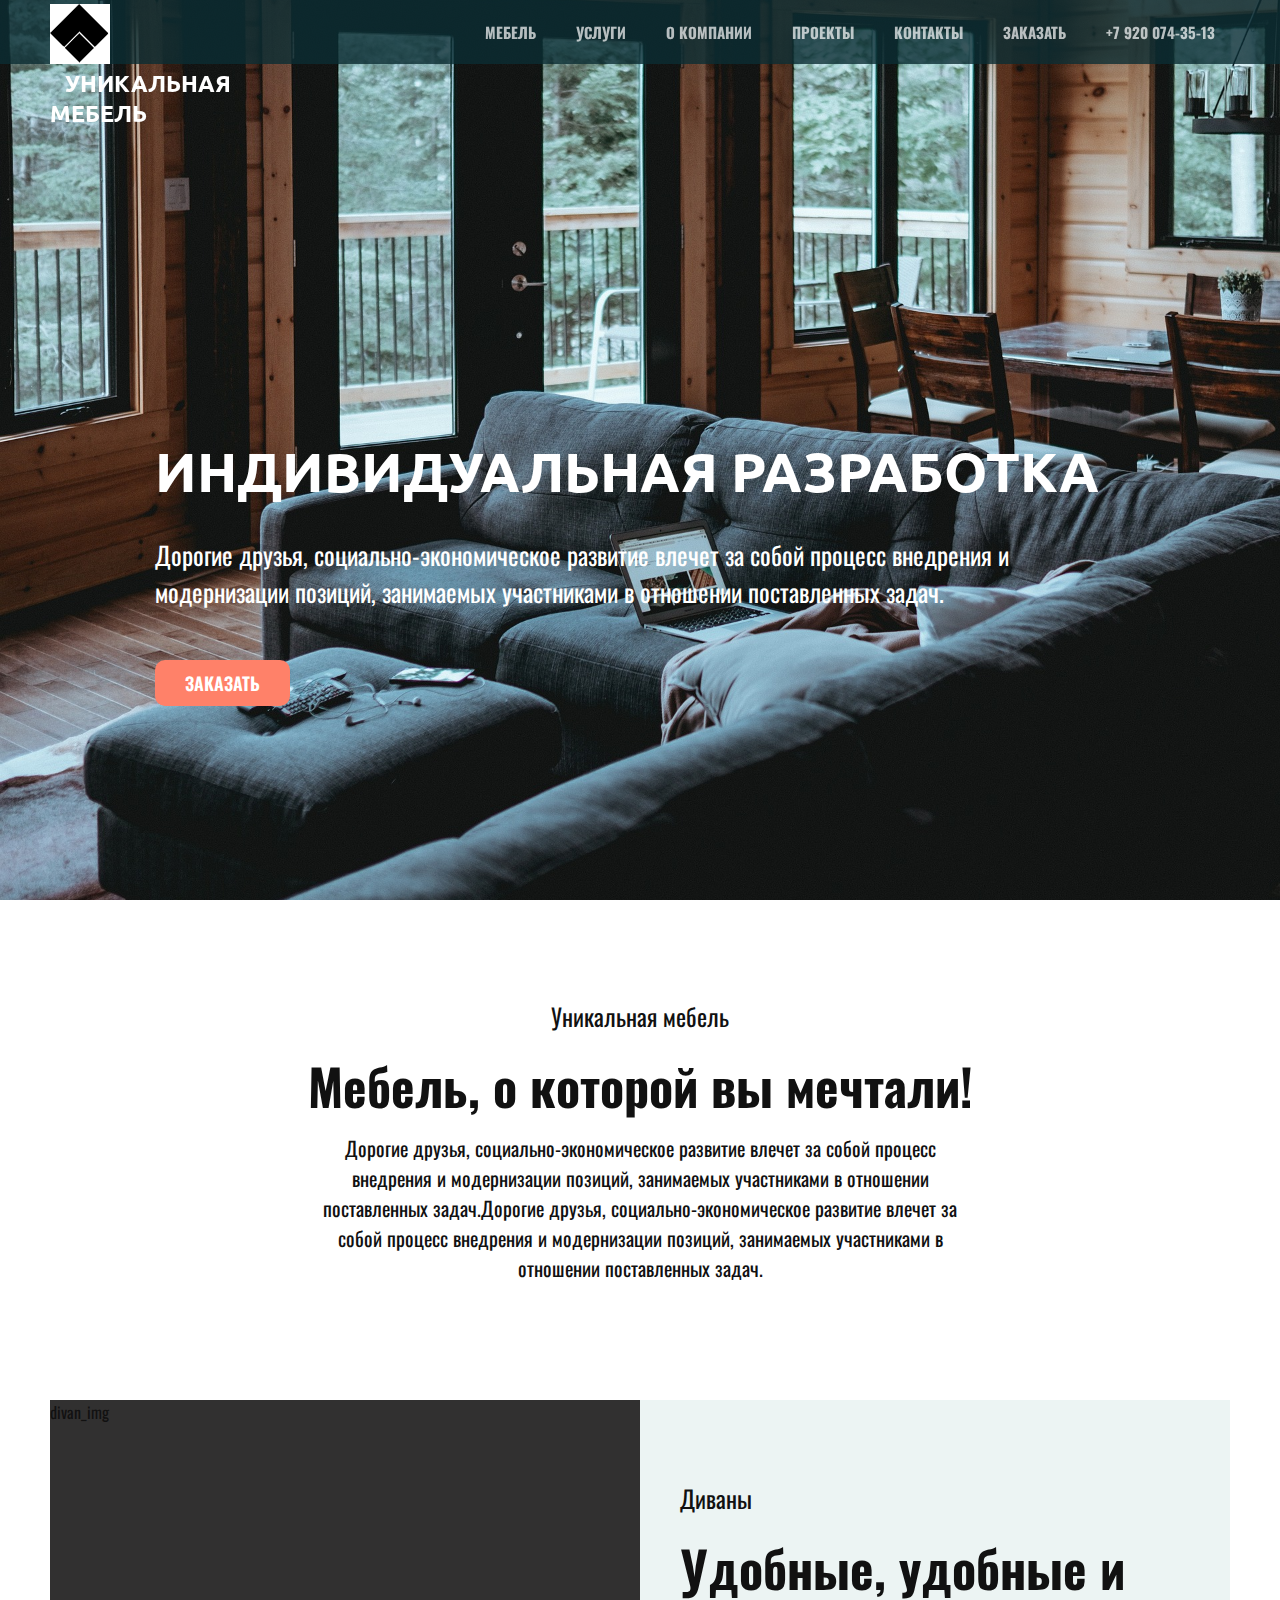
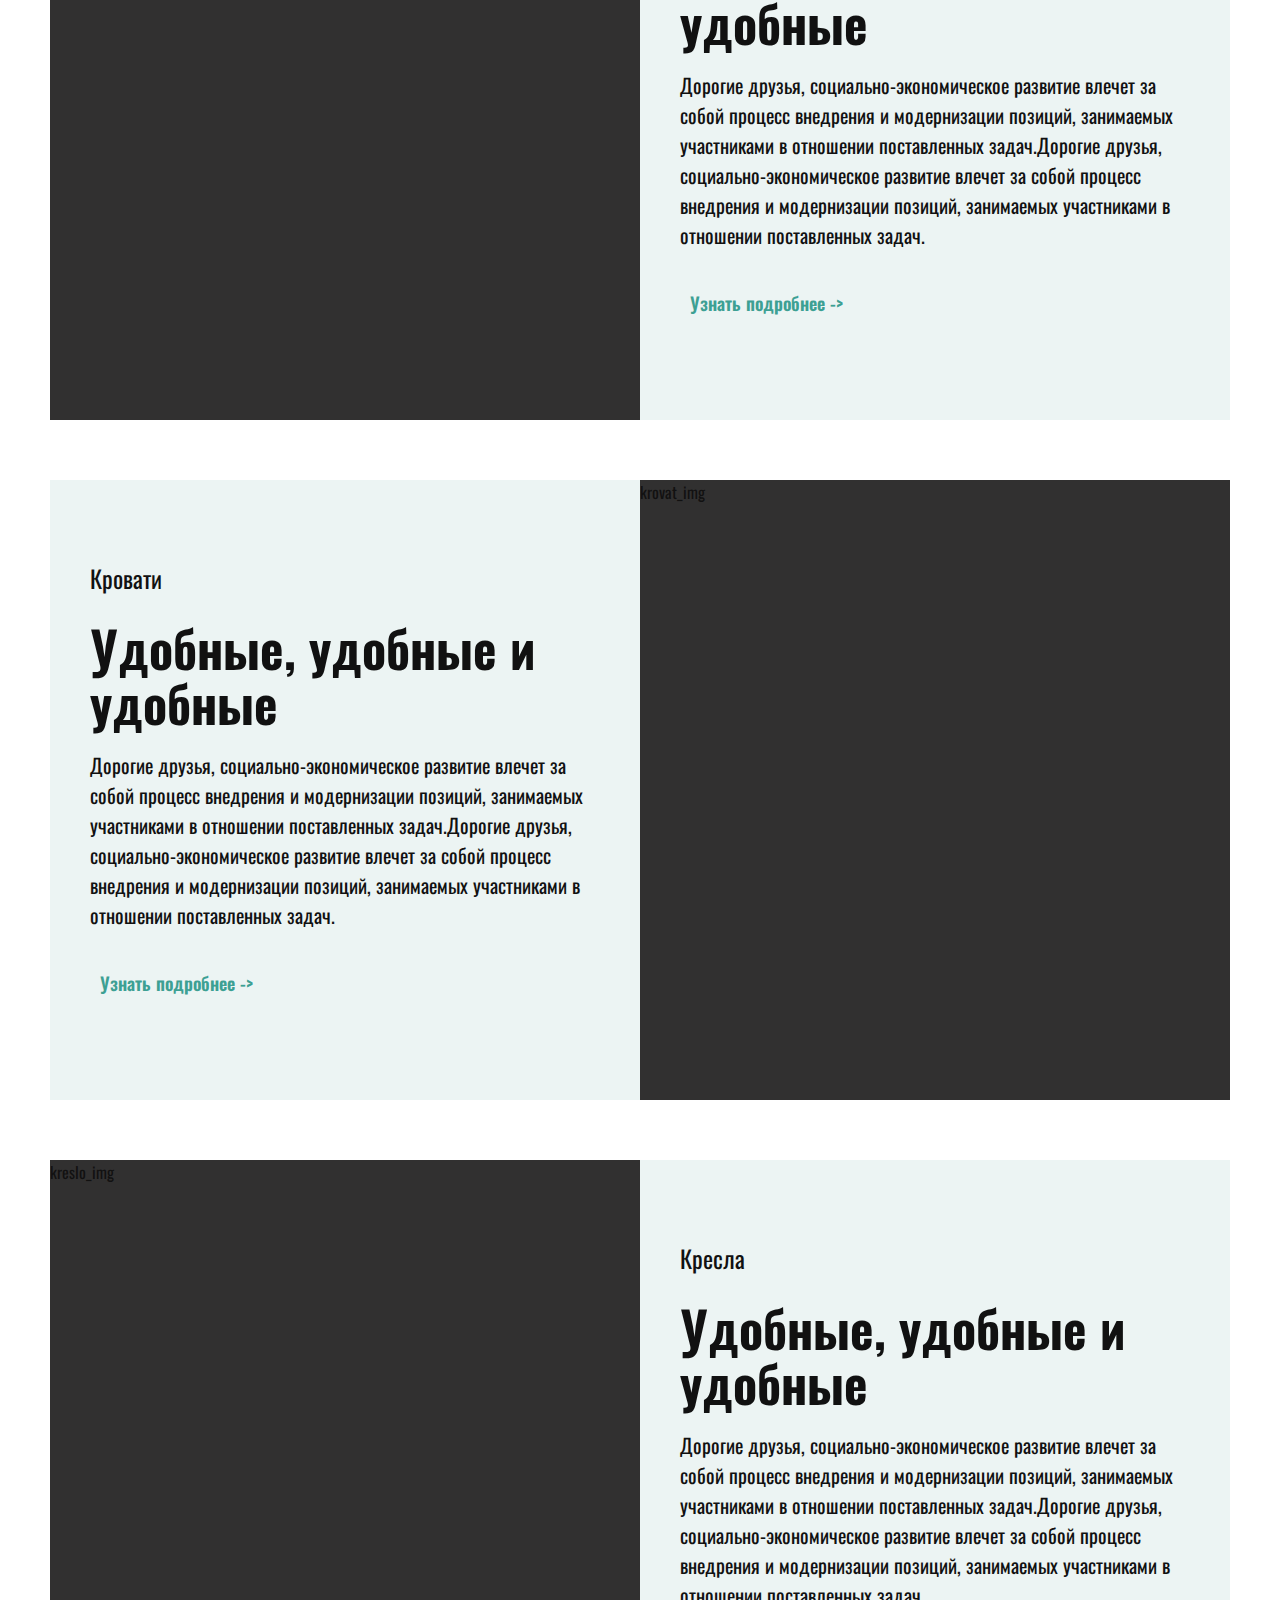
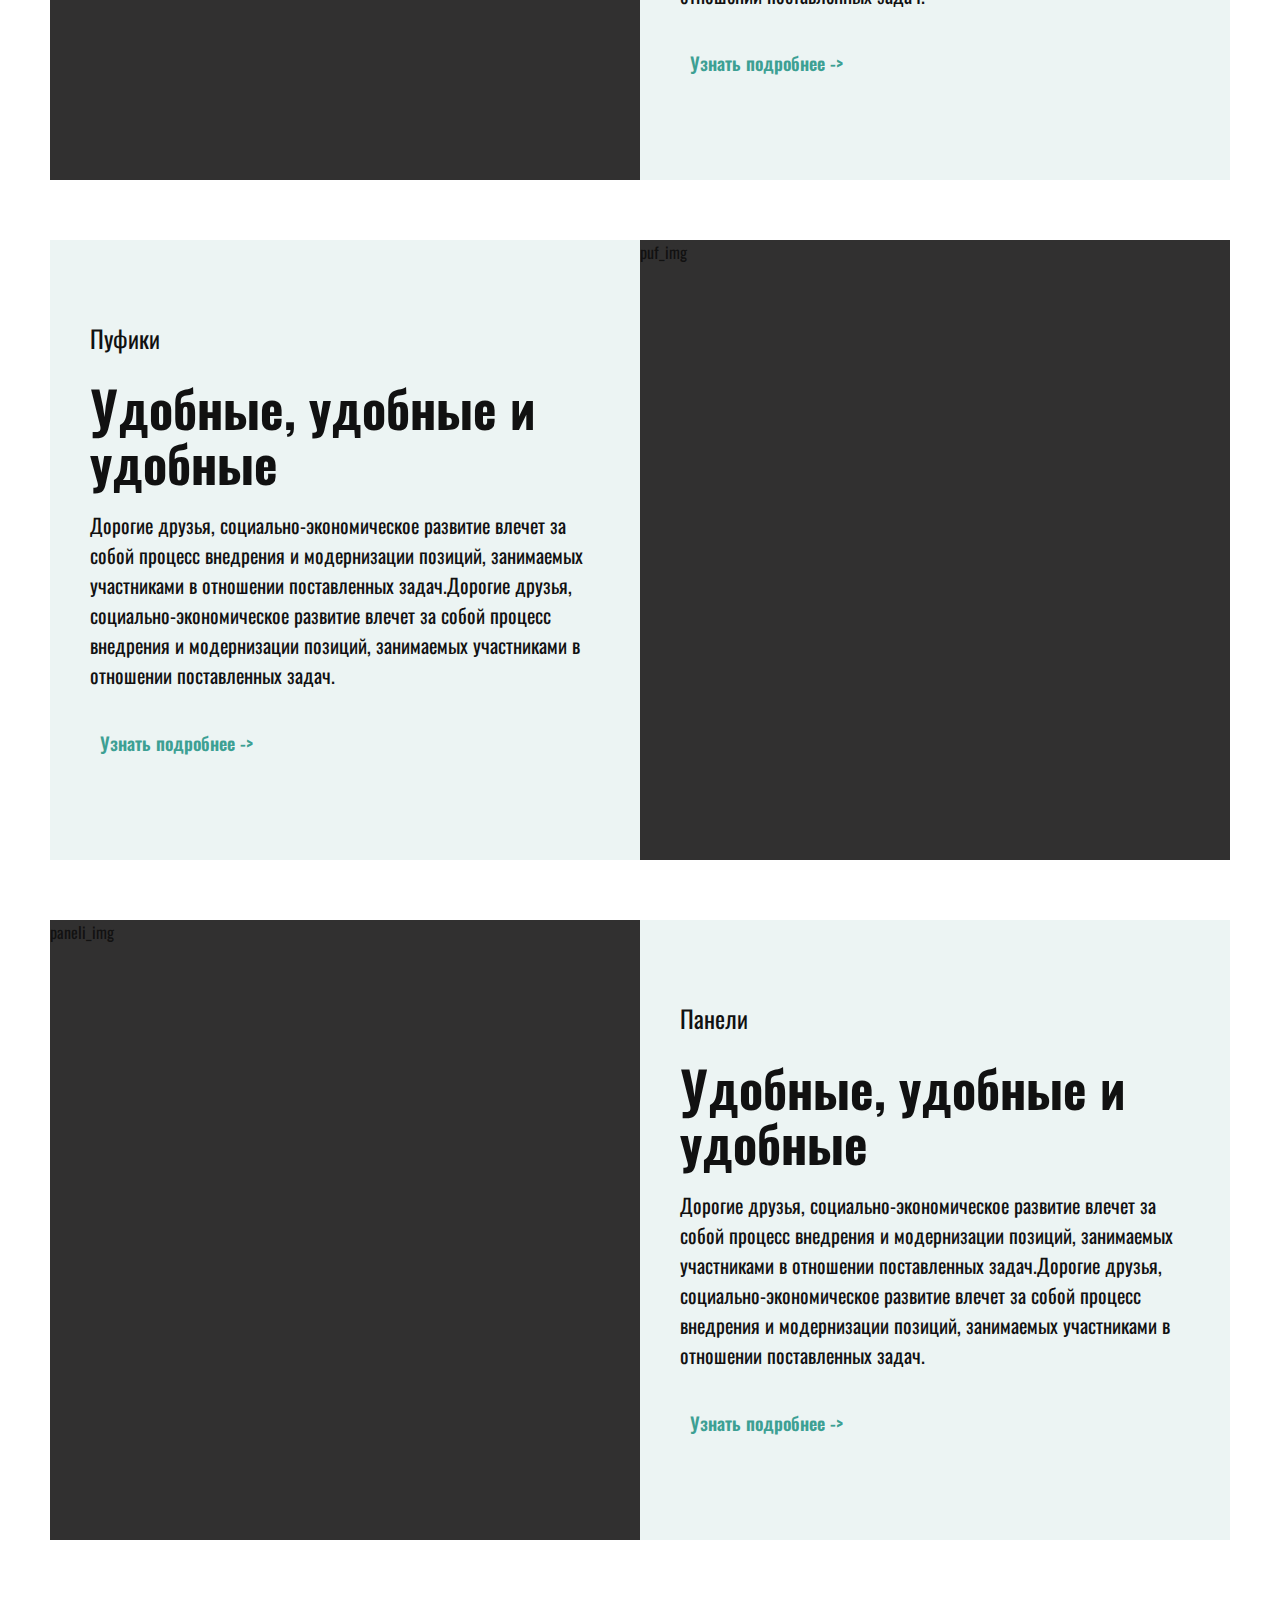
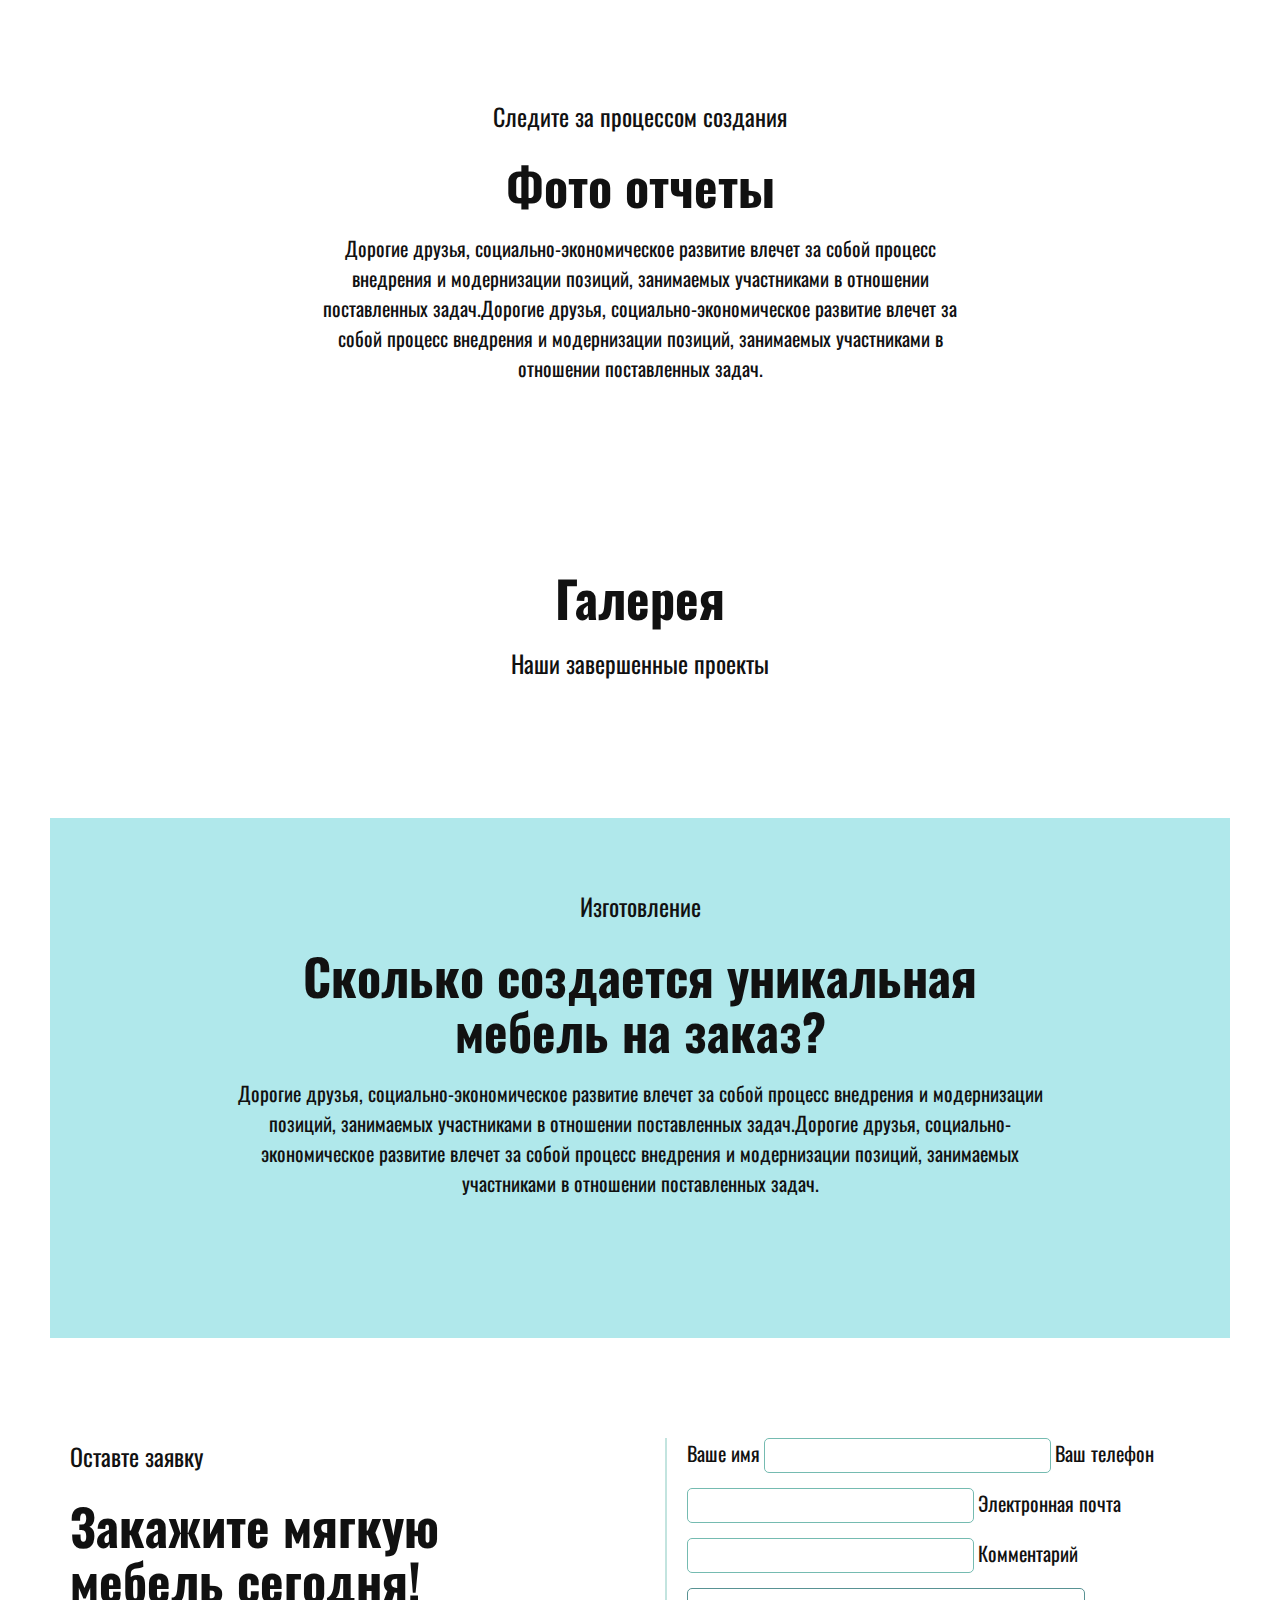
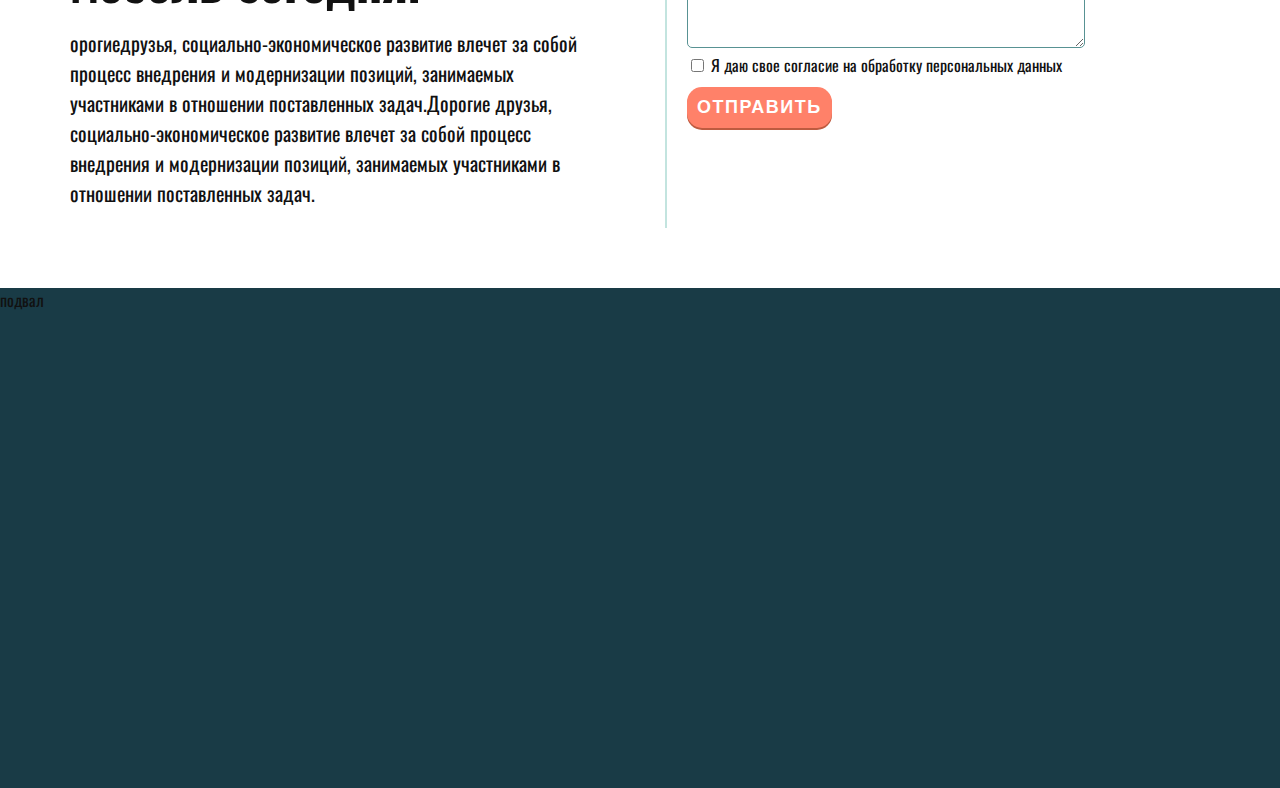
<file: serviсes.html>
<!DOCTYPE html>
<html lang="ru">
<head>
	<meta charset="UTF-8">
	<link rel="stylesheet" href="css.css">
	<link href="https://fonts.googleapis.com/css2?family=Oswald:wght@200;300;400;600;700&family=Ubuntu:wght@400;700&display=swap" rel="stylesheet">
	<meta name="viewport" content="width=device-width, initial-scale=1.0">
	<title>новый №3</title>

</head>

<body>

	<!--header
==========================-->
<header class="header">
	<div class="container">
		<div class="header_body">
			<a class="header_logo" href="index.html">
				<img src="img/logo.png" alt="">
				<h class="logo_name">Уникальная мебель</h>
			</a>

			<div class="menu_burger">
				<span></span>
			</div>

			<nav class="nav">
				<a class="nav_link" href="index.html">мебель</a>
				<a class="nav_link" href="serviсes.html">услуги</a>
				<a class="nav_link" href="about.html">о компании</a>
				<a class="nav_link" href="gallery.html">проекты</a>
				<a class="nav_link" href="contact.html">контакты</a>
				<a class="nav_link" href="#">заказать</a>
				<a class="nav_link" href="tel:+79200743513">+7 920 074-35-13</a>
			</nav>
		</div>

	</div>
</header>
	
<!--intro
==========================-->
	<div class="intro">
		<div class="container">

			<div class="intro_inner">
				<h1 class="intro_h1">индивидуальная разработка</h1>
				<p class="intro_p">Дорогие друзья, социально-экономическое развитие влечет за собой процесс внедрения и модернизации позиций,
				 занимаемых участниками в отношении поставленных задач.</p>
				<button class="btn" type="button"> заказать </button>
			</div>		
		</div>
	</div>

<!--work
==========================-->
<div class="work">
	<div class="container">

		<div class="work_inner">
			<p class="text_p">Уникальная мебель</p>
			<h2 class="text_h">Мебель, о которой вы мечтали!</h2>
			<p class="text_p2">Дорогие друзья, социально-экономическое развитие влечет за собой процесс внедрения и модернизации позиций,
			 занимаемых участниками в отношении поставленных задач.Дорогие друзья, социально-экономическое развитие влечет за собой процесс
			 внедрения и модернизации позиций, занимаемых участниками в отношении поставленных задач.</p>
		</div>
	</div>
</div>

<!--mebel-container
==========================-->
<div class="mebel_list">
	<div class="container">
			
		<div class="mebel">
			<div class="divan">
				<div class="mebel_img">divan_img</div>
				<div class="mebel_text">
					<p class="text_p">Диваны</p>
					<h2 class="text_h">Удобные, удобные и удобные</h2>
					<p class="text_p2">Дорогие друзья, социально-экономическое развитие влечет за собой процесс внедрения и модернизации позиций,
					 занимаемых участниками в отношении поставленных задач.Дорогие друзья, социально-экономическое развитие влечет за собой процесс
					 внедрения и модернизации позиций, занимаемых участниками в отношении поставленных задач.</p>
					 <a href="#" class="mebel_a_podrobnee">Узнать подробнее -> </a>
				</div>
			</div>
		</div>

		<div class="mebel">
			<div class="krovat">
				<div class="mebel_text">
					<p class="text_p">Кровати</p>
					<h2 class="text_h">Удобные, удобные и удобные</h2>
					<p class="text_p2">Дорогие друзья, социально-экономическое развитие влечет за собой процесс внедрения и модернизации позиций,
					 занимаемых участниками в отношении поставленных задач.Дорогие друзья, социально-экономическое развитие влечет за собой процесс
					 внедрения и модернизации позиций, занимаемых участниками в отношении поставленных задач.</p>
					 <a href="#" class="mebel_a_podrobnee">Узнать подробнее -> </a>
				</div>
				<div class="mebel_img">krovat_img</div>
			</div>
		</div>
			
		<div class="mebel">
			<div class="kreslo">
				<div class="mebel_img">kreslo_img</div>
				<div class="mebel_text">
					<p class="text_p">Кресла</p>
					<h2 class="text_h">Удобные, удобные и удобные</h2>
					<p class="text_p2">Дорогие друзья, социально-экономическое развитие влечет за собой процесс внедрения и модернизации позиций,
					 занимаемых участниками в отношении поставленных задач.Дорогие друзья, социально-экономическое развитие влечет за собой процесс
					 внедрения и модернизации позиций, занимаемых участниками в отношении поставленных задач.</p>
					 <a href="#" class="mebel_a_podrobnee">Узнать подробнее -> </a>
				</div>
			</div>
		</div>

		<div class="mebel">
			<div class="puf">
				<div class="mebel_text">
					<p class="text_p">Пуфики</p>
					<h2 class="text_h">Удобные, удобные и удобные</h2>
					<p class="text_p2">Дорогие друзья, социально-экономическое развитие влечет за собой процесс внедрения и модернизации позиций,
					 занимаемых участниками в отношении поставленных задач.Дорогие друзья, социально-экономическое развитие влечет за собой процесс
					 внедрения и модернизации позиций, занимаемых участниками в отношении поставленных задач.</p>
					 <a href="#" class="mebel_a_podrobnee">Узнать подробнее -> </a>
				</div>
				<div class="mebel_img">puf_img</div>
			</div>
		</div>

		<div class="mebel">
			<div class="paneli">
				<div class="mebel_img">paneli_img</div>
				<div class="mebel_text">
					<p class="text_p">Панели</p>
					<h2 class="text_h">Удобные, удобные и удобные</h2>
					<p class="text_p2">Дорогие друзья, социально-экономическое развитие влечет за собой процесс внедрения и модернизации позиций,
					 занимаемых участниками в отношении поставленных задач.Дорогие друзья, социально-экономическое развитие влечет за собой процесс
					 внедрения и модернизации позиций, занимаемых участниками в отношении поставленных задач.</p>
					 <a href="#" class="mebel_a_podrobnee">Узнать подробнее -> </a>
				</div>
			</div>
		</div>

	</div>
</div>

<!--prozes
==========================-->
<div class="work">
	<div class="container">

		<div class="work_inner">
			<p class="text_p">Следите за процессом создания</p>
			<h2 class="text_h">Фото отчеты</h2>
			<p class="text_p2">Дорогие друзья, социально-экономическое развитие влечет за собой процесс внедрения и модернизации позиций,
			 занимаемых участниками в отношении поставленных задач.Дорогие друзья, социально-экономическое развитие влечет за собой процесс
			 внедрения и модернизации позиций, занимаемых участниками в отношении поставленных задач.</p>
		</div>
	</div>
</div>

<!--galery
==========================-->
<div class="container">

		<div class="galery_hed">
			<h2 class="text_h">Галерея</h2>
			<p class="text_p">Наши завершенные проекты</p>
		</div>

		<div class="galery">

			<a class="galery_a" href="bedroom.html">
				<div class="galery_cont">
					<h2 class="">мебель в гостиную</h2>
				</div>
			</a>

			<a class="galery_a" href="bedroom.html">	
				<div class="galery_cont">
					<h2 class="">мебель в спальню</h2>
				</div>
			</a>

			<a class="galery_a" href="bedroom.html">	
				<div class="galery_cont">
					<h2 class="">мебель в прихожую</h2>
				</div>
			</a>

			<a class="galery_a" href="bedroom.html">	
				<div class="galery_cont">
					<h2 class="">мебель на кухню</h2>
				</div>
			</a>

		</div>

</div>

<!--way
==========================-->
<div>
	<div></div>
	<div></div>
	<div></div>
	<div></div>
	<div></div>
</div>

<!--time-dev
==========================-->
<div class="time">
	<div class="container">
		<div class="time_dev">
			<div class="time_text">
				<p class="text_p">Изготовление</p>
				<h2 class="text_h">Сколько создается уникальная мебель на заказ?</h2>
				<p class="text_p2">Дорогие друзья, социально-экономическое развитие влечет за собой процесс внедрения и модернизации позиций,
			 	занимаемых участниками в отношении поставленных задач.Дорогие друзья, социально-экономическое развитие влечет за собой процесс
			 	внедрения и модернизации позиций, занимаемых участниками в отношении поставленных задач.</p>
			</div>
		</div>
	</div>
</div>
<!--forma
==========================-->
<div class="forma">
	<div class="container">

		<div class="forma_box">

			<div class="forma_text">
				<p class="text_p">Оставте заявку</p>
					<h2 class="text_h">Закажите мягкую мебель сегодня!</h2>
					<p class="text_p2">	
						орогиедрузья, социально-экономическое развитие влечет за собой процесс внедрения и модернизации позиций,
						занимаемых участниками в отношении поставленных задач.Дорогие друзья, социально-экономическое развитие влечет за собой процесс
					 внедрения и модернизации позиций, занимаемых участниками в отношении поставленных задач.</p>
			</div>


			<div class="forma_form">
				<form class="form" action="#" method="post">
					
				
					<label class="form_label" for="">Ваше имя</label>
					<input class="form_input" type="text" name="input_name">
				
				
					<label class="form_label" for="">Ваш телефон</label>
					<input class="form_input" type="tel" name="input_phone">
			
				
					<label class="form_label" for="">Электронная почта</label>
					<input class="form_input" type="text" name="input_mail">
				
					<label class="form_label" for="">Комментарий</label>
					<textarea class="form_comm" name="form_comm" id="" cols="30" rows="3"></textarea>
				 	
					 <div>
						<input type="checkbox" value="yes" name="input_privat">
						<label for="">Я даю свое согласие на обработку персональных данных</label>
					 </div>

					 <div>
					 	<button class="form_btn">Отправить</button>
					 	
					 </div>


				</form>
			</div>

		</div>

	</div>
</div>
<!--footer
==========================-->
<footer class="footer">
	подвал
</footer>


<script src="https://code.jquery.com/jquery-3.4.1.slim.min.js"></script>
<script src="js/js.js"></script>

</body>

</html>
</file>
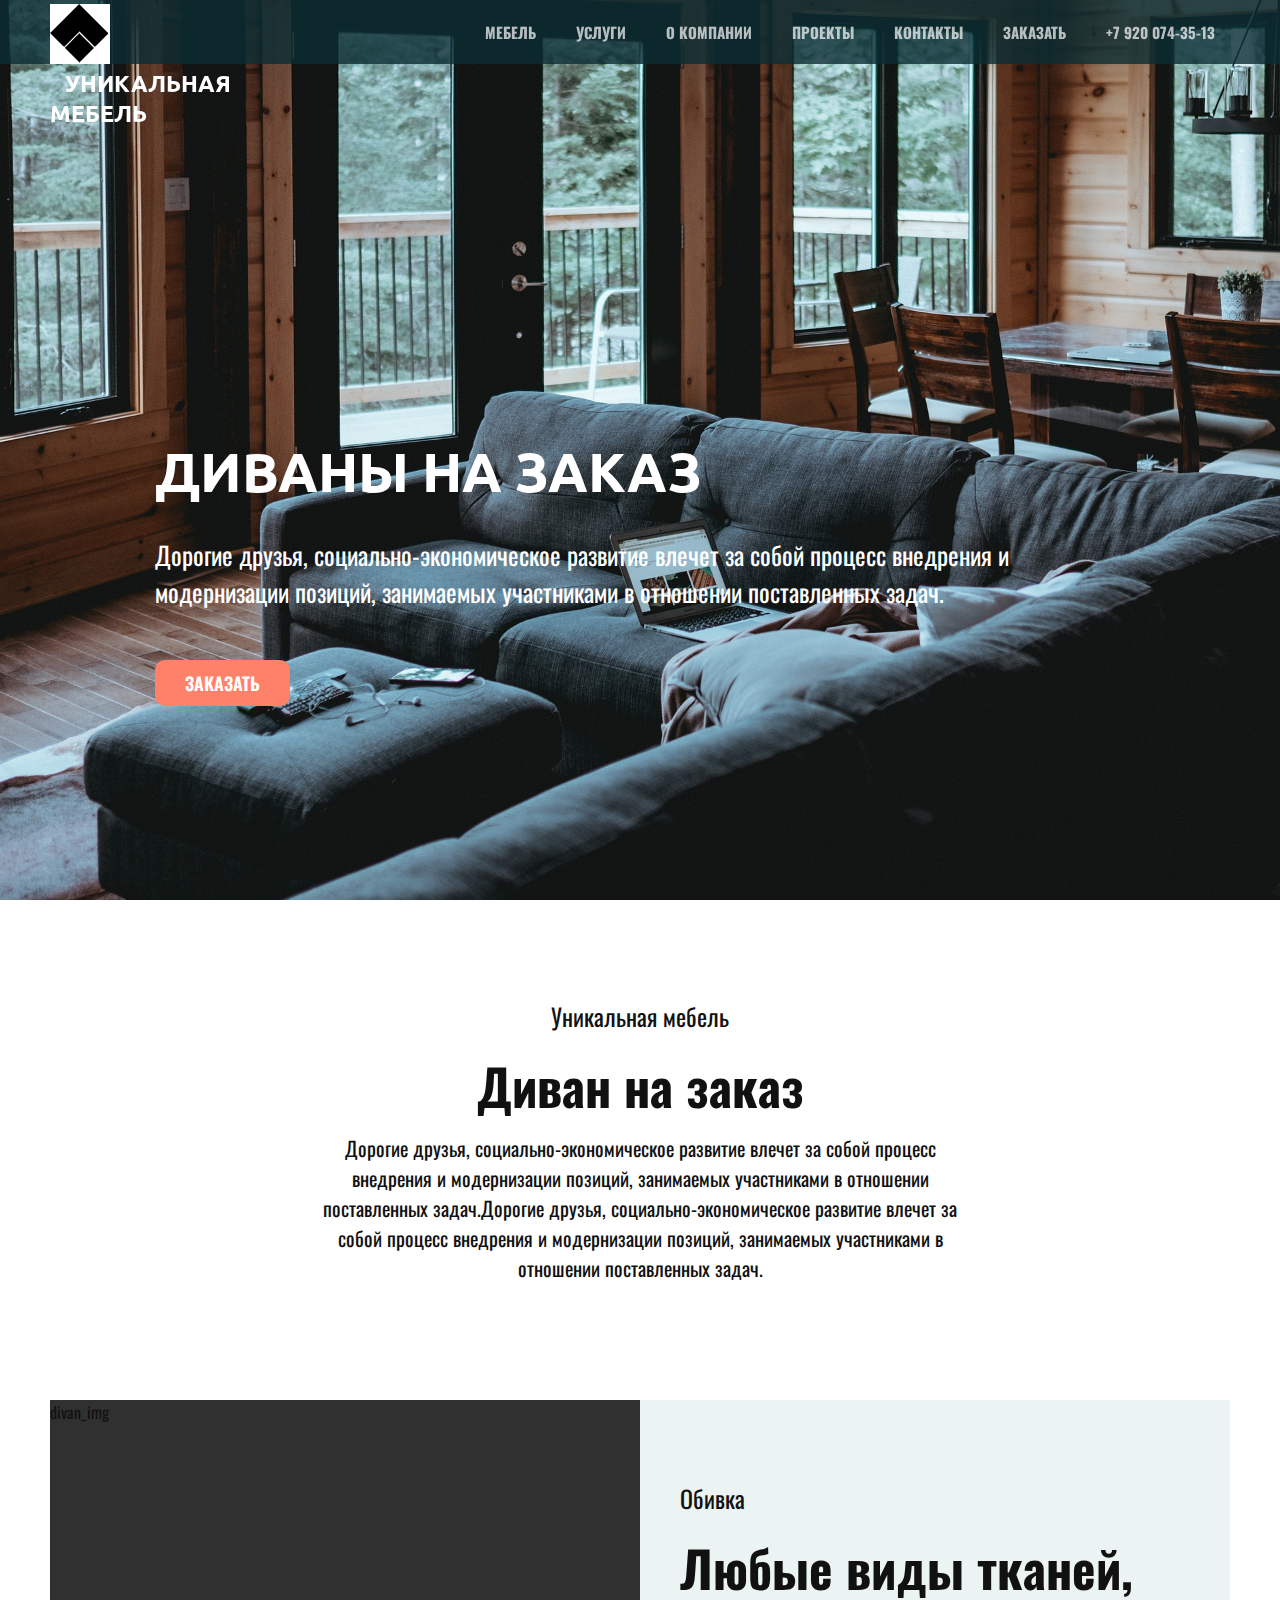
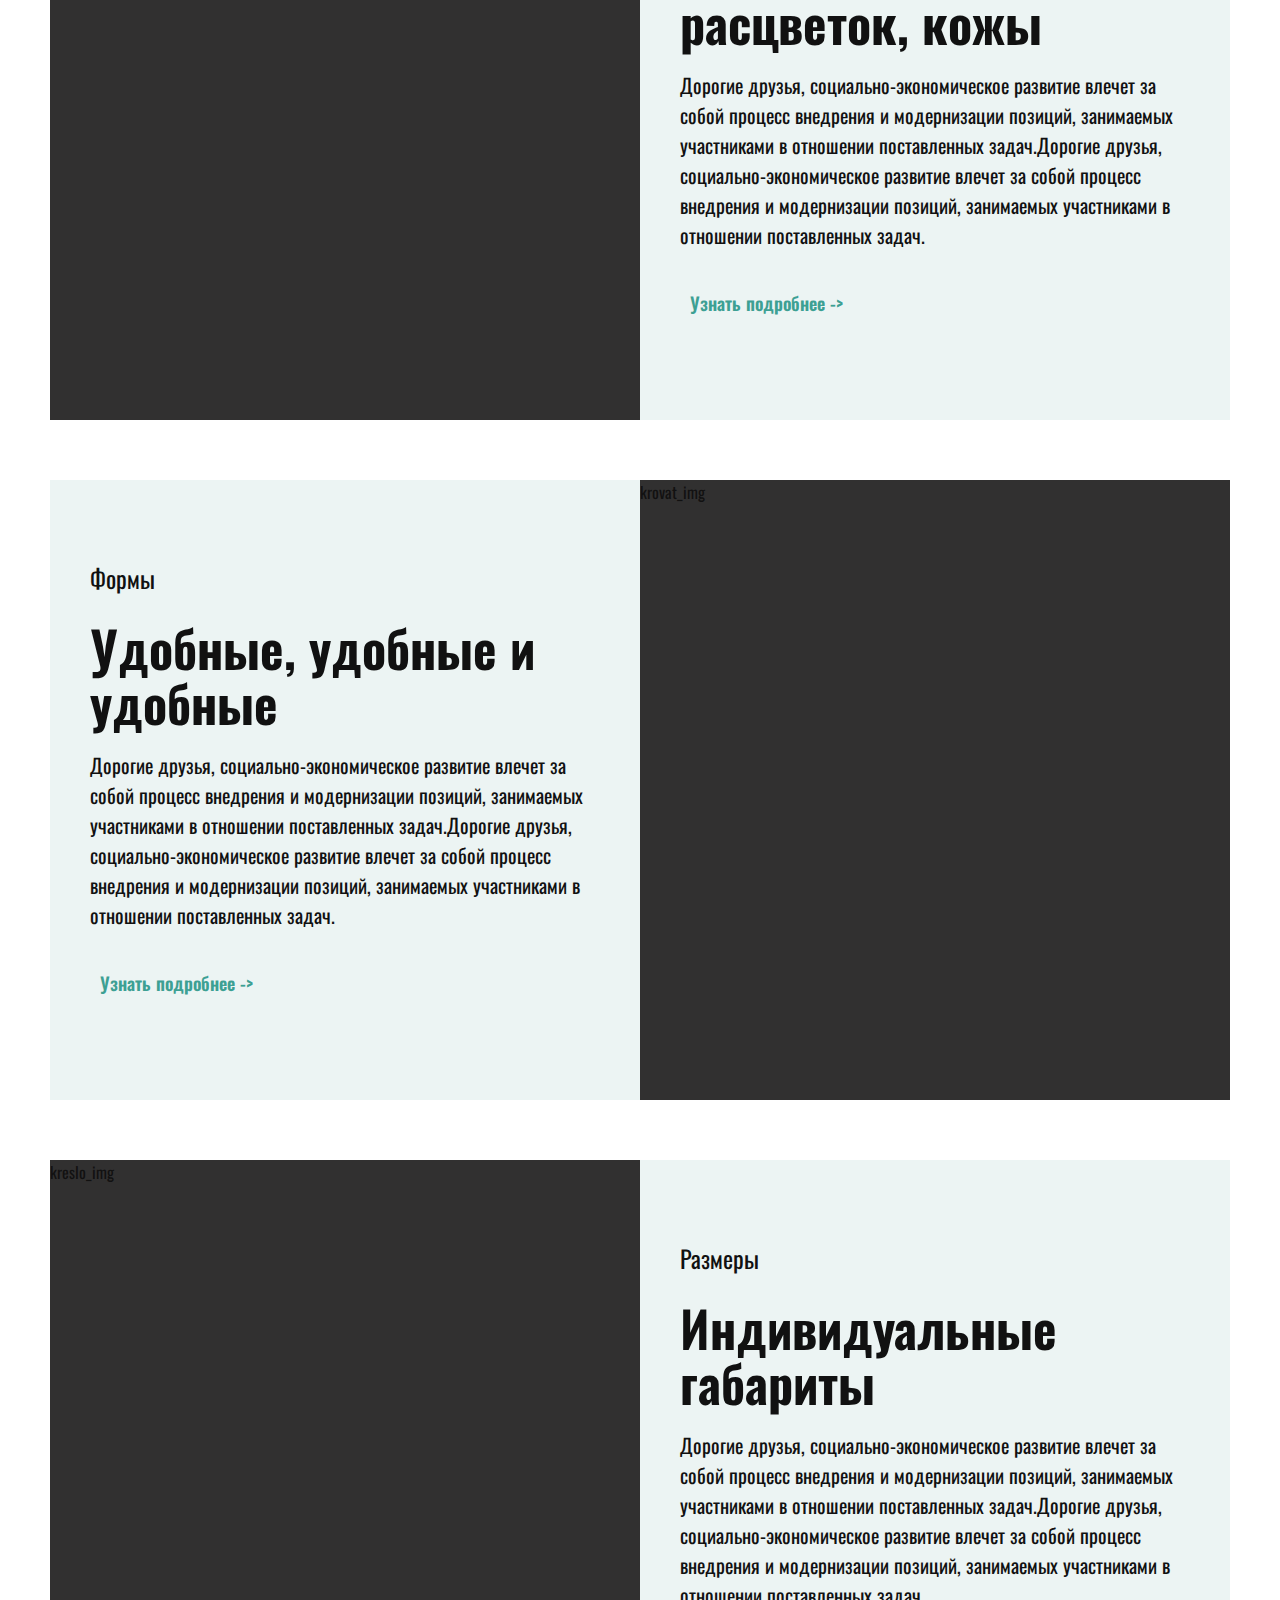
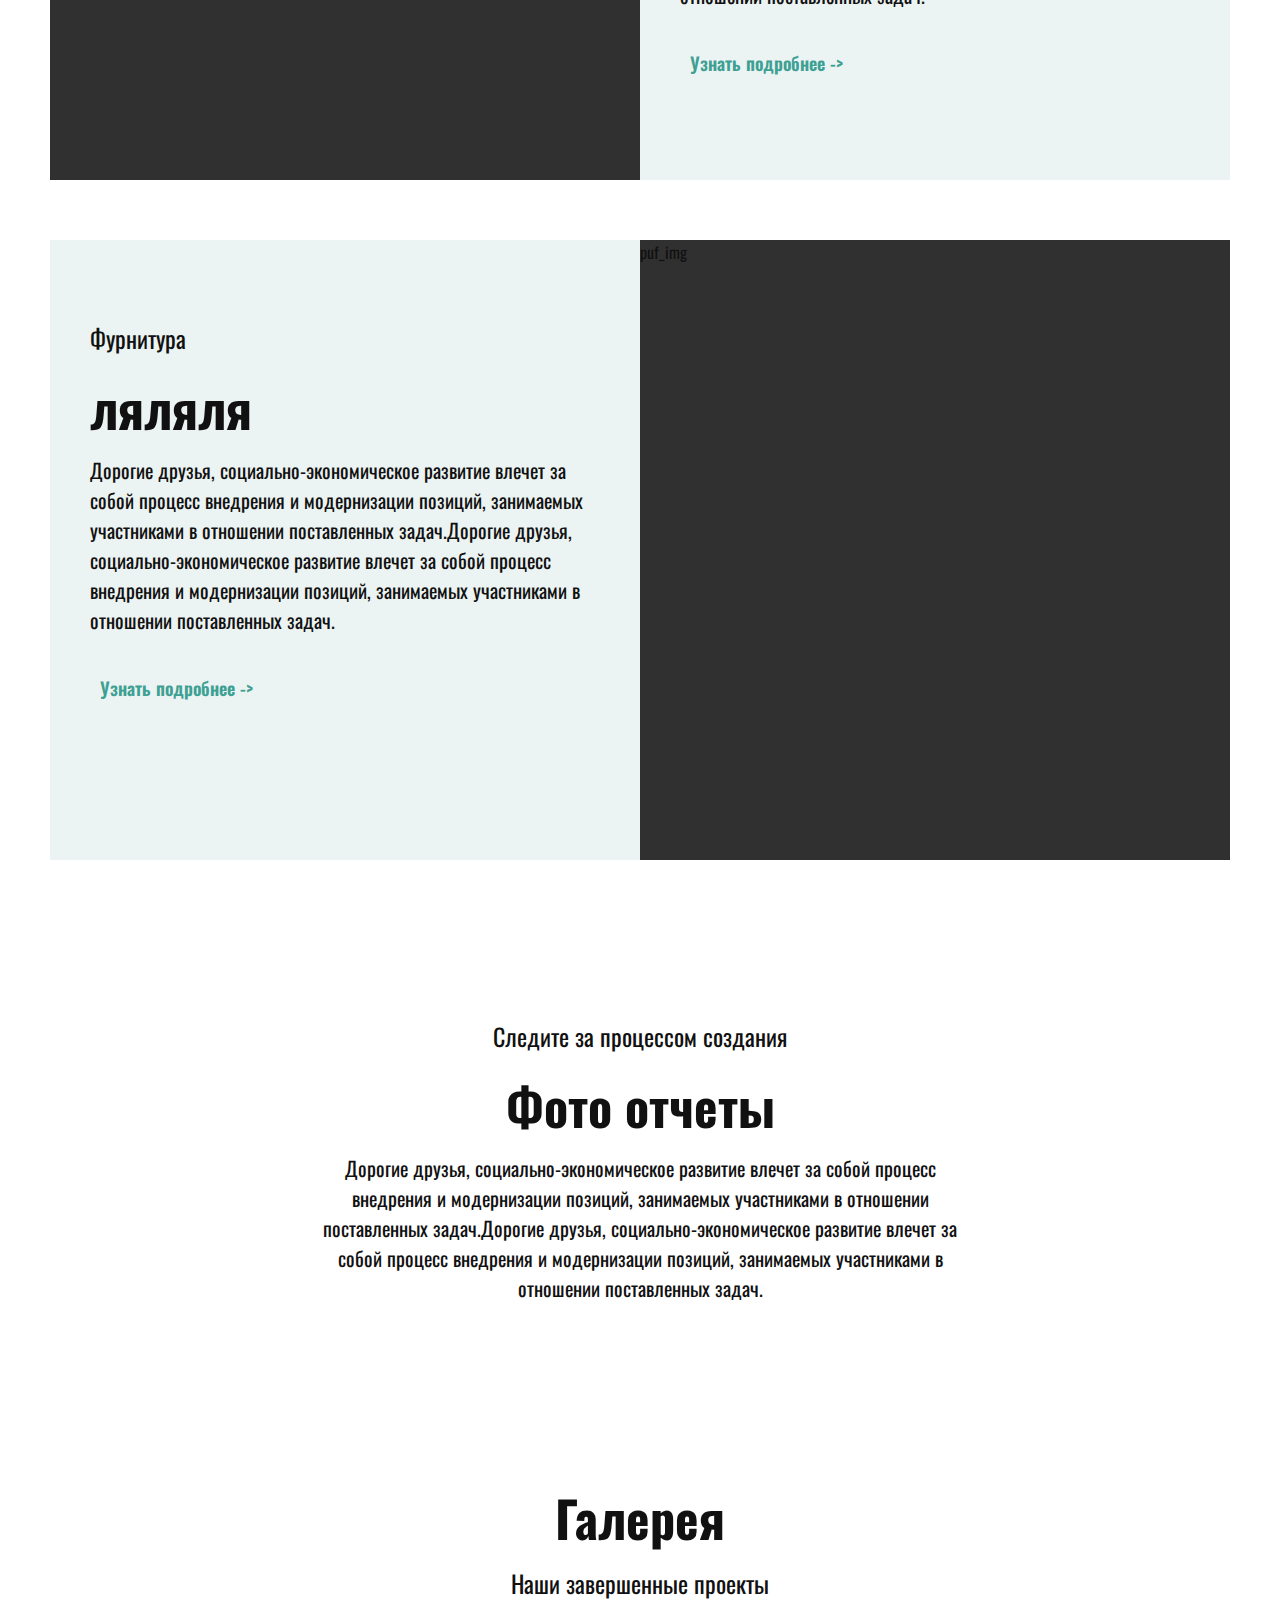
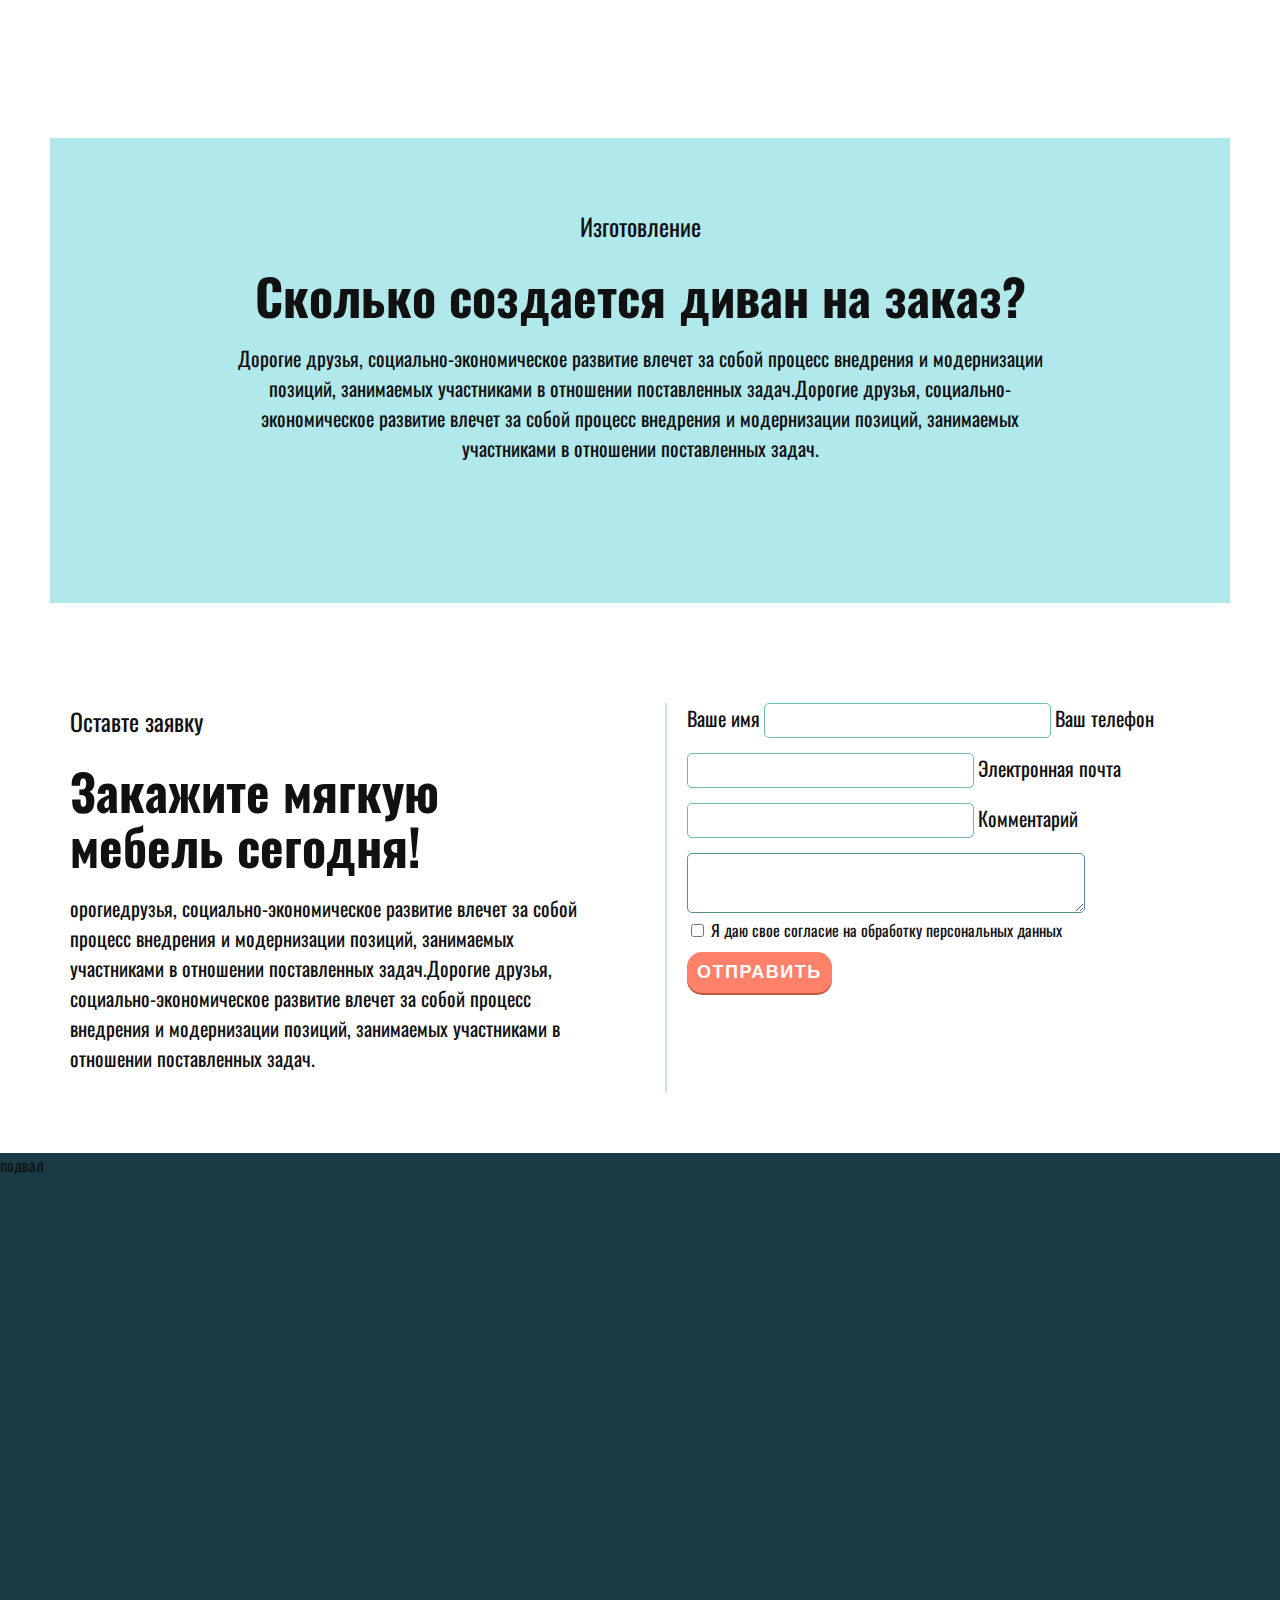
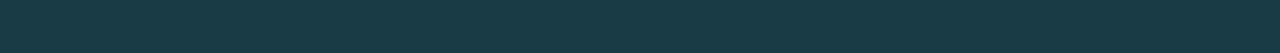
<file: sofa.html>
<!DOCTYPE html>
<html lang="ru">
<head>
	<meta charset="UTF-8">
	<link rel="stylesheet" href="css.css">
	<link href="https://fonts.googleapis.com/css2?family=Oswald:wght@200;300;400;600;700&family=Ubuntu:wght@400;700&display=swap" rel="stylesheet">
	<meta name="viewport" content="width=device-width, initial-scale=1.0">
	<title>новый №3</title>

</head>

<body>

	<!--header
==========================-->
<header class="header">
	<div class="container">
		<div class="header_body">
			<a class="header_logo" href="index.html">
				<img src="img/logo.png" alt="">
				<h class="logo_name">Уникальная мебель</h>
			</a>

			<div class="menu_burger">
				<span></span>
			</div>

			<nav class="nav">
				<a class="nav_link" href="index.html">мебель</a>
				<a class="nav_link" href="serviсes.html">услуги</a>
				<a class="nav_link" href="about.html">о компании</a>
				<a class="nav_link" href="gallery.html">проекты</a>
				<a class="nav_link" href="contact.html">контакты</a>
				<a class="nav_link" href="#">заказать</a>
				<a class="nav_link" href="tel:+79200743513">+7 920 074-35-13</a>
			</nav>
		</div>

	</div>
</header>
	
<!--intro
==========================-->
	<div class="intro">
		<div class="container">

			<div class="intro_inner">
				<h1 class="intro_h1">Диваны на заказ </h1>
				<p class="intro_p">Дорогие друзья, социально-экономическое развитие влечет за собой процесс внедрения и модернизации позиций,
				 занимаемых участниками в отношении поставленных задач.</p>
				<button class="btn" type="button"> заказать </button>
			</div>		
		</div>
	</div>

<!--work
==========================-->
<div class="work">
	<div class="container">

		<div class="work_inner">
			<p class="text_p">Уникальная мебель</p>
			<h2 class="text_h">Диван на заказ</h2>
			<p class="text_p2">Дорогие друзья, социально-экономическое развитие влечет за собой процесс внедрения и модернизации позиций,
			 занимаемых участниками в отношении поставленных задач.Дорогие друзья, социально-экономическое развитие влечет за собой процесс
			 внедрения и модернизации позиций, занимаемых участниками в отношении поставленных задач.</p>
		</div>
	</div>
</div>

<!--mebel-container
==========================-->
<div class="mebel_list">
	<div class="container">
			
		<div class="mebel">
			<div class="divan">
				<div class="mebel_img">divan_img</div>

				<div class="mebel_text">
					<p class="text_p">Обивка</p>
					<h2 class="text_h">Любые виды тканей, расцветок, кожы</h2>
					<p class="text_p2">Дорогие друзья, социально-экономическое развитие влечет за собой процесс внедрения и модернизации позиций,
					 занимаемых участниками в отношении поставленных задач.Дорогие друзья, социально-экономическое развитие влечет за собой процесс
					 внедрения и модернизации позиций, занимаемых участниками в отношении поставленных задач.</p>
					 <a href="#" class="mebel_a_podrobnee">Узнать подробнее -> </a>
				</div>
			</div>
		</div>

		<div class="mebel">
			<div class="krovat">
				<div class="mebel_text">
					<p class="text_p">Формы</p>
					<h2 class="text_h">Удобные, удобные и удобные</h2>
					<p class="text_p2">Дорогие друзья, социально-экономическое развитие влечет за собой процесс внедрения и модернизации позиций,
					 занимаемых участниками в отношении поставленных задач.Дорогие друзья, социально-экономическое развитие влечет за собой процесс
					 внедрения и модернизации позиций, занимаемых участниками в отношении поставленных задач.</p>
					 <a href="#" class="mebel_a_podrobnee">Узнать подробнее -> </a>
				</div>

				<div class="mebel_img">krovat_img</div>
			</div>
		</div>
			
		<div class="mebel">
			<div class="kreslo">
				<div class="mebel_img">kreslo_img</div>

				<div class="mebel_text">
					<p class="text_p">Размеры</p>
					<h2 class="text_h">Индивидуальные габариты</h2>
					<p class="text_p2">Дорогие друзья, социально-экономическое развитие влечет за собой процесс внедрения и модернизации позиций,
					 занимаемых участниками в отношении поставленных задач.Дорогие друзья, социально-экономическое развитие влечет за собой процесс
					 внедрения и модернизации позиций, занимаемых участниками в отношении поставленных задач.</p>
					 <a href="#" class="mebel_a_podrobnee">Узнать подробнее -> </a>
				</div>
			</div>
		</div>

		<div class="mebel">
			<div class="puf">
				<div class="mebel_text">
					<p class="text_p">Фурнитура</p>
					<h2 class="text_h">ляляля</h2>
					<p class="text_p2">Дорогие друзья, социально-экономическое развитие влечет за собой процесс внедрения и модернизации позиций,
					 занимаемых участниками в отношении поставленных задач.Дорогие друзья, социально-экономическое развитие влечет за собой процесс
					 внедрения и модернизации позиций, занимаемых участниками в отношении поставленных задач.</p>
					 <a href="#" class="mebel_a_podrobnee">Узнать подробнее -> </a>
				</div>

				<div class="mebel_img">puf_img</div>
			</div>
		</div>
<!--
		<div class="mebel">
			<div class="paneli">
				<div class="mebel_img">paneli_img</div>

				<div class="mebel_text">
					<p class="text_p">Панели</p>
					<h2 class="text_h">Удобные, удобные и удобные</h2>
					<p class="text_p2">Дорогие друзья, социально-экономическое развитие влечет за собой процесс внедрения и модернизации позиций,
					 занимаемых участниками в отношении поставленных задач.Дорогие друзья, социально-экономическое развитие влечет за собой процесс
					 внедрения и модернизации позиций, занимаемых участниками в отношении поставленных задач.</p>
					 <a href="#" class="mebel_a_podrobnee">Узнать подробнее -> </a>
				</div>
			</div>
		</div>
-->
	</div>
</div>

<!--prozes
==========================-->
<div class="work">
	<div class="container">

		<div class="work_inner">
			<p class="text_p">Следите за процессом создания</p>
			<h2 class="text_h">Фото отчеты</h2>
			<p class="text_p2">Дорогие друзья, социально-экономическое развитие влечет за собой процесс внедрения и модернизации позиций,
			 занимаемых участниками в отношении поставленных задач.Дорогие друзья, социально-экономическое развитие влечет за собой процесс
			 внедрения и модернизации позиций, занимаемых участниками в отношении поставленных задач.</p>
		</div>
	</div>
</div>

<!--galery
==========================-->
<div class="container">

		<div class="galery_hed">
			<h2 class="text_h">Галерея</h2>
			<p class="text_p">Наши завершенные проекты</p>
		</div>

		<div class="galery">

			<a class="galery_a" href="bedroom.html">
				<div class="galery_cont">
					<h2 class="">мебель в гостиную</h2>
				</div>
			</a>

			<a class="galery_a" href="bedroom.html">	
				<div class="galery_cont">
					<h2 class="">мебель в спальню</h2>
				</div>
			</a>

			<a class="galery_a" href="bedroom.html">	
				<div class="galery_cont">
					<h2 class="">мебель в прихожую</h2>
				</div>
			</a>

			<a class="galery_a" href="bedroom.html">	
				<div class="galery_cont">
					<h2 class="">мебель на кухню</h2>
				</div>
			</a>

		</div>

</div>

<!--way
==========================-->
<div>
	<div></div>
	<div></div>
	<div></div>
	<div></div>
	<div></div>
</div>

<!--time-dev
==========================-->
<div class="time">
	<div class="container">
		<div class="time_dev">
			<div class="time_text">
				<p class="text_p">Изготовление</p>
				<h2 class="text_h">Сколько создается диван на заказ?</h2>
				<p class="text_p2">Дорогие друзья, социально-экономическое развитие влечет за собой процесс внедрения и модернизации позиций,
			 	занимаемых участниками в отношении поставленных задач.Дорогие друзья, социально-экономическое развитие влечет за собой процесс
			 	внедрения и модернизации позиций, занимаемых участниками в отношении поставленных задач.</p>
			</div>
		</div>
	</div>
</div>
<!--forma
==========================-->
<div class="forma">
	<div class="container">

		<div class="forma_box">

			<div class="forma_text">
				<p class="text_p">Оставте заявку</p>
					<h2 class="text_h">Закажите мягкую мебель сегодня!</h2>
					<p class="text_p2">	
						орогиедрузья, социально-экономическое развитие влечет за собой процесс внедрения и модернизации позиций,
						занимаемых участниками в отношении поставленных задач.Дорогие друзья, социально-экономическое развитие влечет за собой процесс
					 внедрения и модернизации позиций, занимаемых участниками в отношении поставленных задач.</p>
			</div>


			<div class="forma_form">
				<form class="form" action="#" method="post">
					
				
					<label class="form_label" for="">Ваше имя</label>
					<input class="form_input" type="text" name="input_name">
				
				
					<label class="form_label" for="">Ваш телефон</label>
					<input class="form_input" type="tel" name="input_phone">
			
				
					<label class="form_label" for="">Электронная почта</label>
					<input class="form_input" type="text" name="input_mail">
				
					<label class="form_label" for="">Комментарий</label>
					<textarea class="form_comm" name="form_comm" id="" cols="30" rows="3"></textarea>
				 	
					 <div>
						<input type="checkbox" value="yes" name="input_privat">
						<label for="">Я даю свое согласие на обработку персональных данных</label>
					 </div>

					 <div>
					 	<button class="form_btn">Отправить</button>
					 	
					 </div>


				</form>
			</div>

		</div>

	</div>
</div>
<!--footer
==========================-->
<footer class="footer">
	подвал
</footer>

<script src="https://code.jquery.com/jquery-3.4.1.slim.min.js"></script>
<script src="js/js.js"></script>

</body>

</html>
</file>
<file: css.css>
*,*:before,*:after{
	-moz-box-sizing: border-box;
	-webkit-box-sizing: border-box;
	box-sizing: border-box;
}



body{
	margin: 0;
	padding: 0;
	font-family: 'Oswald', sans-serif;
/*font-family: 'Ubuntu', sans-serif;*/
	font-size: 16px;

	color: #111;
	/*-webkit-font-smoothing:antialiased;*/	

}


/*conteiner
==========================*/
.container{
	max-width: 1180px;
	margin: 0 auto;
}

/*
screen-sm : 576px;
screen-md : 768px;
screen-lg : 992px; 
screen-xl : 1200px; 

screen-sm-max : 767px
screen-md-max : 991px
screen-lg-max : 1999px

*/


/*header
==========================*/
.header{
	position: fixed;
	width: 100%;
	top: 0;
	left: 0;
	z-index: 10;
}
.header:before{
	content:'';
	position: absolute;
	top: 0;
	left: 0;
	width: 100%;
	height: 100%;
	background-color: rgba(11,45,51, 0.8);

}

.header_body{
	position: relative;
	z-index: 2;
	display: flex;
	height: 64px;
	align-items: center;
	justify-content: space-between;
}
.logname{
	display:flex;
	align-items: center;

}
.header_logo{
	height: 56px;
	width: 56px;
	text-decoration: none;
	color: #fff;
}

.logo_name{
	font-family: 'Ubuntu',  sans-serif;
	color: #fff;
	font-size: 23px;
	font-weight: 700;
	margin: 0;
	text-transform: uppercase;
	margin-left: 15px;

}


/*nav
==========================*/

.nav{
	display: flex;
	font-size: 15px;
	font-weight: 700;
	text-transform: uppercase;
	margin-right: 15px;
}

.nav_link{
	margin-left: 40px;
	color: #fff;
	text-decoration: none;
	opacity:.7;

	transition: opacity, transform .1s linear;
}

.nav_link:hover{
	opacity:1;
	transform: scale(1.05);
}

.menu_burger{
	display: none;
}

@media (max-width: 991px){
	.nav{
		font-size: 12px;
	}
	.nav_link{
		margin-left: 20px;
	}
}

@media (max-width: 767px ){
	body.lock{
		overflow: hidden;
	}
	.header_body{
		height: 50px;
		background-color: rgb(25,59,70);
	}
	.menu_burger{
		display: block;
		position: relative;
		z-index: 3;
		width: 30px;
		height: 21px;
		margin-right: 20px;
	}
	.menu_burger span{
		position: absolute;
		background-color: #fff;
		width: 100%;
		height: 3px;
		left: 0;
		top: 9px;
		transition: all 0.5s ease 0s;
	}
	.menu_burger:before{
		content: '';
		background-color: #fff;
		position: absolute;
		width: 100%;
		height: 3px;
		left: 0;
		top: 0;
		transition: all 0.5s ease 0s;
	}
	.menu_burger:after{
		content: '';
		background-color: #fff;
		position: absolute;
		width: 100%;
		height: 3px;
		left: 0;
		bottom: 0;
		transition: all 0.5s ease 0s;
	}

	.menu_burger.active span{
		transform: scale(0);
	}
	.menu_burger.active:before{
		transform: rotate(45deg);
		top: 9px;
	}
	.menu_burger.active:after{
		transform: rotate(-45deg);
		bottom: 9px;
	}

	.nav{
		position: fixed;
		top: -150%;
		left: 0;
		width: 100%;
		height: 100%;
		background-color: rgb(25,59,70);
		padding-top: 70px;
		margin-top: 20px;
		overflow: auto;
		font-size: 20px;
		flex-direction: column;
		align-items: center;
		transition: all 0.5s ease 0s;
	}
	.nav.active{
		top: 0;
	}
	.nav_link{
		margin: 0;
		margin-bottom: 30px;
	}
	.header_logo{
		z-index: 3;
		margin-left: 5px;
		height: 46px;
		width: 46px;
	}
	.logo_name{
		align-items: center;

	}
}

/*intro
==========================*/
.intro{
	width: 100%;
	display: flex;
	flex-direction: column;
	justify-content: center;
	height: 100vh;
	padding-top: 80px;
	background: #313030 url(img/hero/3.jpg) center no-repeat;
	background-size: cover;
}

.intro_inner{
	max-width: 970px;
	margin-top: 160px;
}

.intro_h1{
	font-family:'Ubuntu', sans-serif;
	margin: 0;
	font-size: 55px;
	color: #fff;
	font-weight: 700;
	text-transform: uppercase;
	margin-bottom: 30px;
}

.intro_p{
	font-size: 25px;
	color:#fff;
}

.btn{
	margin-top: 25px;
	display: inline-block;
	border: 0;
	font-family: 'Oswald', sans-serif;
	color: #fff;
	font-weight: 600;
	font-size: 18px;
	padding: 10px 30px;
	border-radius: 10px;
	background-color:  #FF8169;
	border: none;
	text-decoration: none;
	vertical-align: top;
	text-transform: uppercase;
	cursor: pointer;
	outline: none;
	position: relative;
	top: 0;
	transition: border-radius, background-color, top, transform .3s cubic-bezier(0.36,-0.16, 0.84, 1.24);
}
.btn:hover{
	background-color: #FF6B4D;
	transform: scale(1.03);
	border-radius: 15px;
}
.btn:active{
	top: 2px;
}

@media (max-width: 991px){
.intro_inner{
	margin-left: 35px;
	}
	.intro_h1{
	font-size: 45px;
	margin-bottom: 20px;
	}
	.intro_p{
		font-size: 20px;	
	}
}

@media (max-width: 767px){
.intro_inner{
	margin-left: 0;
	justify-content: center;
	align-content: center;
	align-items: center;
	text-align: center;
	}
	.intro_h1{
	font-size: 35px;
	margin-bottom: 10px;
	}
	.intro_p{
		font-size: 16px;
	}
}
/*work
==========================*/
.work{
	height: 500px;
	display: flex;
	flex-direction: column;
	justify-content: center;
	text-align: center;
	color: #111;
}

.work_inner{
	padding: 0 25px;
	width: 100%;
	max-width: 720px;
	margin: 0 auto;
	
}

.text_p{
	font-size: 24px;
	font-weight: 400;
	margin-top: 0;
	
}

.text_h{
	font-size: 50px;
	font-weight: 700;
	margin: 20px 0;
	line-height: 1.1em;
}

.text_p2{
	font-size: 20px;
}

@media (max-width: 991px){
	.text_p{
		font-size: 22px;
	}
	.text_h{
		font-size: 45px;
	}
	.text_p2{
		font-size: 18px;
	}
}

/*mebel- container
==========================*/
.mebel{
	display: flex;
	margin-bottom: 60px;
}

.mebel_text{
	background-color: rgb(236,244,243);
	width: 50%;
	justify-content: flex-end;

}

.mebel_img{
	width: 50%;
	height: 620px;
	background: #313030 center / cover no-repeat;
	justify-content: flex-end;
}
.mebel_img img{
	width: 100%;
	height: 100%;
	object-fit:cover;
}

.mebel_a_podrobnee{
	display: inline-block;
	color: #3DA093;
	font-size: 18px;
	font-weight: 600;
	text-decoration: none;
	margin-top: 20px;
	margin-left: 10px;
	transition:color, transform .1s linear;

}
.mebel_a_podrobnee:hover{
	color: #83E7D9;
	transform:scale(1.1,1.1);
}

.divan{
	display: flex;
}
.krovat{
	display: flex;
}
.kreslo{
	display: flex;
}
.puf{
	display: flex;
}
.paneli{
	display: flex;
}

@media (max-width: 1999px){
	.mebel_text{
		padding: 80px 40px;
	}
}

@media (max-width: 991px){
	.mebel_text{
		padding: 60px 30px;
	}
}

@media (max-width: 767px ){
	.divan{
		flex-direction:column;
	}
	.krovat{
		flex-direction:column;
	}
	.kreslo{
		flex-direction:column;
	}
	.puf{
		flex-direction:column;
	}
	.paneli{
		flex-direction:column;
	}
	.mebel_img{
		width: 100%;
		order: -1;
		height: 470px;
	}
	.mebel_text{
		width: 100%;
		padding: 30px 25px;
	}
	.text_p{
		font-size: 20px;
	}
	.text_h{
		font-size: 40px;
	}
	.text_p2{
		font-size: 16px;
	}
}

/*srez
==========================*/

.srez_hed{

	justify-content: center;
	text-align: center;
	margin: 40px;
	margin-top: 70px;
}

.srez{
	display: flex;
}

.srez_img{
	height: 590px;
	width: 50%;
	object-fit:cover;
	margin-right: 40px;
	overflow: hidden;
}

.srez_img img{
	height: 100%;
}

.srez_text{
	display: flex;
	border-left: 2px solid #C3E4DF;
	padding: 20px 50px;
	width: 50%;
	flex-direction:column;
	justify-content: center;
	text-align: center;

}
.srez_text h3{
	font-size: 18px;
}
.srez_text p{
	margin: 0;
}

@media (max-width: 767px ){
	.srez{
		flex-direction: column;
	}
	.srez_img{
		height: 400px;
		width: 100%;

	}
	.srez_text{
		width: 100%;
	}
}


/*galery
==========================*/
.galery_hed{
	flex-direction: column;
	justify-content: center;
	text-align: center;
	margin-bottom: 40px;
	margin-top: 70px;
}
.galery{
	display:flex;
	flex-wrap: wrap;
	justify-content: space-between;
	margin-bottom: 50px;
}
.galery_a{
	width: 49%;
	margin-bottom: 2%;
	text-decoration: none;	
	overflow: hidden;
	position: relative;
}

.galery_a h2{
	opacity: 0;
	justify-content: center;
	align-items: center;
	font-size: 20px;
	color: #fff;
	position: absolute;
}

.galery_a img{
	width: 100%;
	transition:transform 1s ease-out 0s;
}

.galery_a img:hover{
	transform: scale(1.05);
	background: rgba(0,0,0, 0.5);
}









@media (max-width: 767px ){
	.galery{
		flex-direction: column;
	}
	.galery_a{
		width: 100%;
	}
}

/*gallery_img(gallery)
==========================*/
.gallery_content{
	margin: 0 0 100px 0;

}
.card_image a{
	text-decoration: none;
}

.card_image img{
	width: 23%;
	height: 180px;
	object-fit: cover;
	margin: 0.5%;
	transition: transform .5s ease-out 0s;
}
.card_image img:hover{
	transform: scale(1.05);
}

@media (max-width: 991px){
	.card_image img{
		width: 32%;
	}
}
@media (max-width: 767px ){
	.card_image img{
		width: 48%;
	}
}

/*time-dev
==========================*/
.time_dev{
	background-color: #B0E8EB;
	height: 100%;
	display: block;
	justify-content: center;
	text-align: center;
	padding-bottom: 50px;
	margin-bottom: 100px;
}

.time_text{
	padding: 70px 0;
	width: 70%;
	max-width: 970px;
	margin: 0 auto;
}

.time45{
	display: flex;
	font-size: 170px;
	color: #fff;
	justify-content:flex-end;
	margin: -300px -10px -11px 0;
}
@media (max-width: 767px ){
	.time45{
		font-size: 100px;
		margin: -230px -10px 0px 0;
	}
	.time_dev{
		padding-bottom: 0px;
		margin-bottom: 100px;
	}
}

/*forma
==========================*/
.forma *{
	outline: none;
}

.forma_box{
	display: flex;
	margin-bottom: 60px;
}
.forma_text{
	width: 49%;
	padding: 0 20px;
}
.forma_form{
	flex-direction: column;
	width: 49%;
	margin-left: 50px;
	border-left: 2px solid #C3E4DF;
	padding: 0 20px;
}
.form_body{
	display: flex;
	flex-direction: column;
	position: relative;
}
.form_body::after{
	content: '';
	position: absolute;
	width: 105%;
	height: 105%;
	top: -10px;
	left: -10px;
	background: rgba(50, 50, 50, 0.5) url("img/Spinner-0.7s-311px.gif") center / 100px no-repeat;
	opacity: 0;
	visibility: hidden;
	transition: all 0.5s ease 0s;
}
.form_body._sending::after{
	opacity: 1;
	visibility: visible;
}

.form_label{
	font-size: 20px;
}
.form_input{
	margin-bottom: 15px;
	height: 35px;
	padding: 10px;
	font-size: 20px;
	border: 1px solid #75BBB1;
	border-radius: 5px;
}
.form_input._error{
	box-shadow: 0 0 15px red;
}

.checkbox{

}
.checkbox._error .checkbox_label::before{
	box-shadow: 0 0 15px red;
}
.checkbox_input{
	display: none;
}
.checkbox_input:checked + .checkbox_label::after{
	transform: scale(1);
}
.checkbox_label{
	font-size: 16px;
	line-height: 140%;
	display: inline-flex;
	align-items: center;
	position: relative;
	cursor: pointer;
}
.checkbox_label::before{
	content: "";
	align-self: flex-start;
	flex:0 0 24px;
	height: 24px;
	background-color: #DACDFF;
	border-radius: 4px;
	margin: 10px 10px 0 0;
}
.checkbox_label::after{
	transition: transform 0.2s ease 0s;
	content: "";
	width: 16px;
	height: 16px;
	position: absolute;
	top: 14px;
	left: 4px;
	background-color: #836DFF;
	border-radius: 3px;
	transform: scale(0);
}
.checkbox_label a{
	color: #836DFF;
}
.checkbox._error{

}


.form_comm{
	height: 60px;
	padding: 10px;
	font-size: 20px;
	color: #000;
	border: 1px solid #589293;
	border-radius: 5px;
	resize: vertical;
}


.form_input:focus{
	box-shadow: 0 0 15px #3B596E;
}
.form_comm:focus{
	box-shadow: 0 0 15px #3B596E;
}


.form_btn{
	margin-top: 10px;
	display: flex;
	justify-content: center;
	align-items: center;
	padding: 10px;
	cursor: pointer;
	color: #fff;
	font-size: 18px;
	border-radius: 15px;
	border:none;
	background-color: #FF8169;
	text-transform: uppercase;
	letter-spacing: 1.5px;
	font-weight: 700;
	box-shadow: 0 2px 0 #BE5B40;
	transition: background-color 0.2s ease 0s;
	transition: top 0.1s ease-out 0s;
	position: relative;
	top: 0;
}
.form_btn:hover{
	background-color: #FF6B4D;
	top: -2px;
}
.form_btn:active{
	top: 3px;
	box-shadow: 0 1px 0 #BE5B40;
}

@media (max-width: 767px){
	.forma_box{
		flex-direction: column;
	}
	.forma_text{
		width: 100%;
	}
	.forma_form{
		width: 100%;
		margin:30px 0;
		margin-left: 0;
		border-left: none;
	}
}

.cont_body{
	margin: 90px 0;
	display: flex;
}

.cont_body div{
	width: 49%;
	margin-right: 20px;
	padding-left: 15px;
	border-left: 2px solid #589293;
}

.cont_maps{
	margin-bottom: 70px;
}
@media (max-width: 767px){
	.cont_body div{
		border:none;		
	}
	.cont_body{
		margin: 70px 0;
	}
}


/*footer
==========================*/
.footer{
	background-color: #193B46;
	height: 500px;
}
</file>
